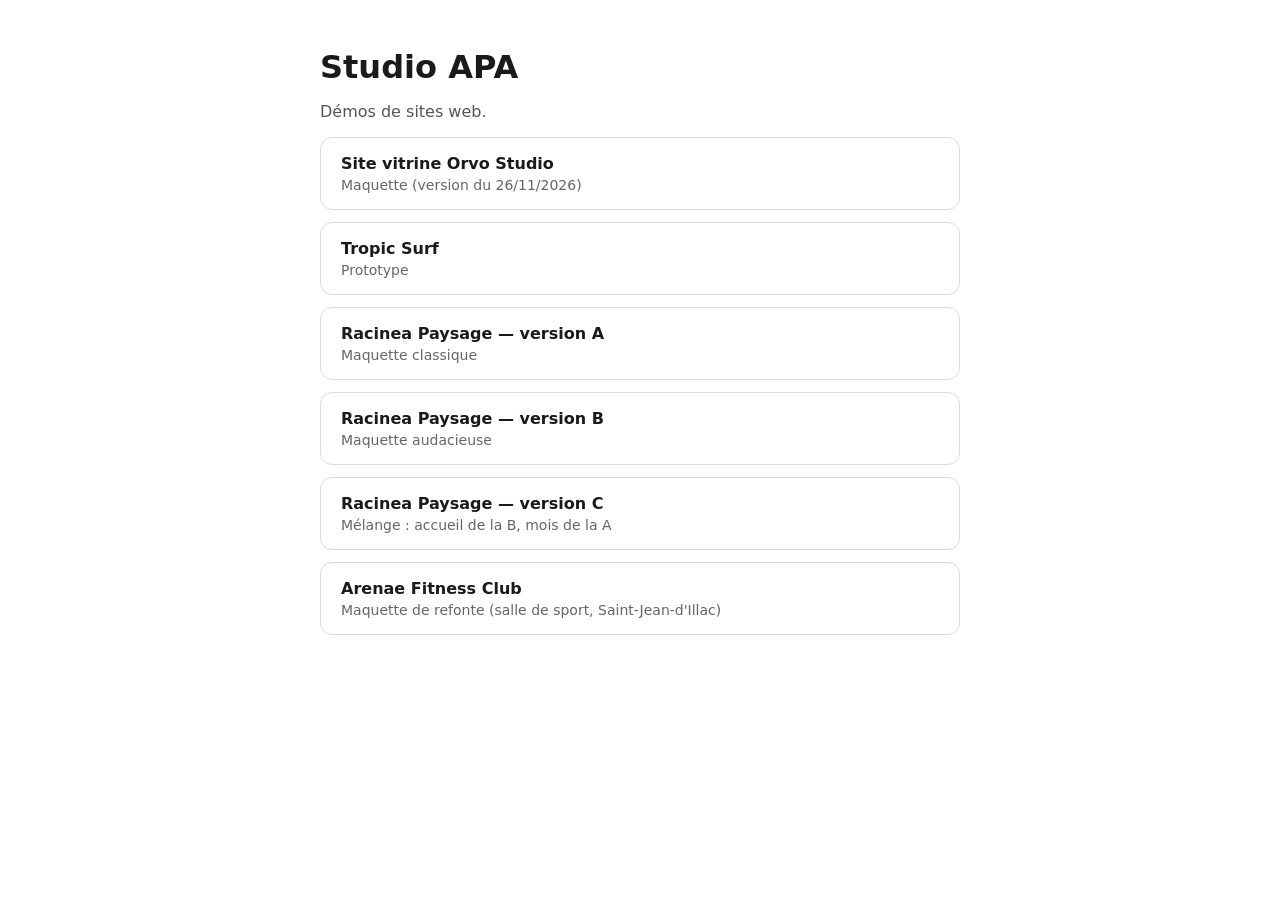
<file: index.html>
<!DOCTYPE html>
<html lang="fr">
<head>
<meta charset="utf-8">
<meta name="viewport" content="width=device-width, initial-scale=1">
<meta name="robots" content="noindex">
<title>Studio APA — Démos</title>
<style>
  body { font-family: -apple-system, system-ui, sans-serif; max-width: 640px; margin: 0 auto; padding: 48px 24px; color: #1a1a1a; }
  h1 { margin: 0 0 8px; }
  p { color: #555; }
  ul { list-style: none; padding: 0; }
  a { display: block; padding: 16px 20px; margin: 12px 0; border: 1px solid #ddd; border-radius: 12px; color: inherit; text-decoration: none; font-weight: 600; }
  a:hover, a:focus-visible { border-color: #1a1a1a; }
  span { display: block; font-weight: 400; color: #666; font-size: 14px; margin-top: 4px; }
</style>
</head>
<body>
  <h1>Studio APA</h1>
  <p>Démos de sites web.</p>
  <ul>
    <li><a href="site-agence/?v=9">Site vitrine Orvo Studio<span>Maquette (version du 26/11/2026)</span></a></li>
    <li><a href="tropic-surf/">Tropic Surf<span>Prototype</span></a></li>
    <li><a href="racinea-paysage/a/">Racinea Paysage — version A<span>Maquette classique</span></a></li>
    <li><a href="racinea-paysage/b/">Racinea Paysage — version B<span>Maquette audacieuse</span></a></li>
    <li><a href="racinea-paysage/c/">Racinea Paysage — version C<span>Mélange : accueil de la B, mois de la A</span></a></li>
    <li><a href="arenae-fitness-club/">Arenae Fitness Club<span>Maquette de refonte (salle de sport, Saint-Jean-d'Illac)</span></a></li>
  </ul>
</body>
</html>
</file>
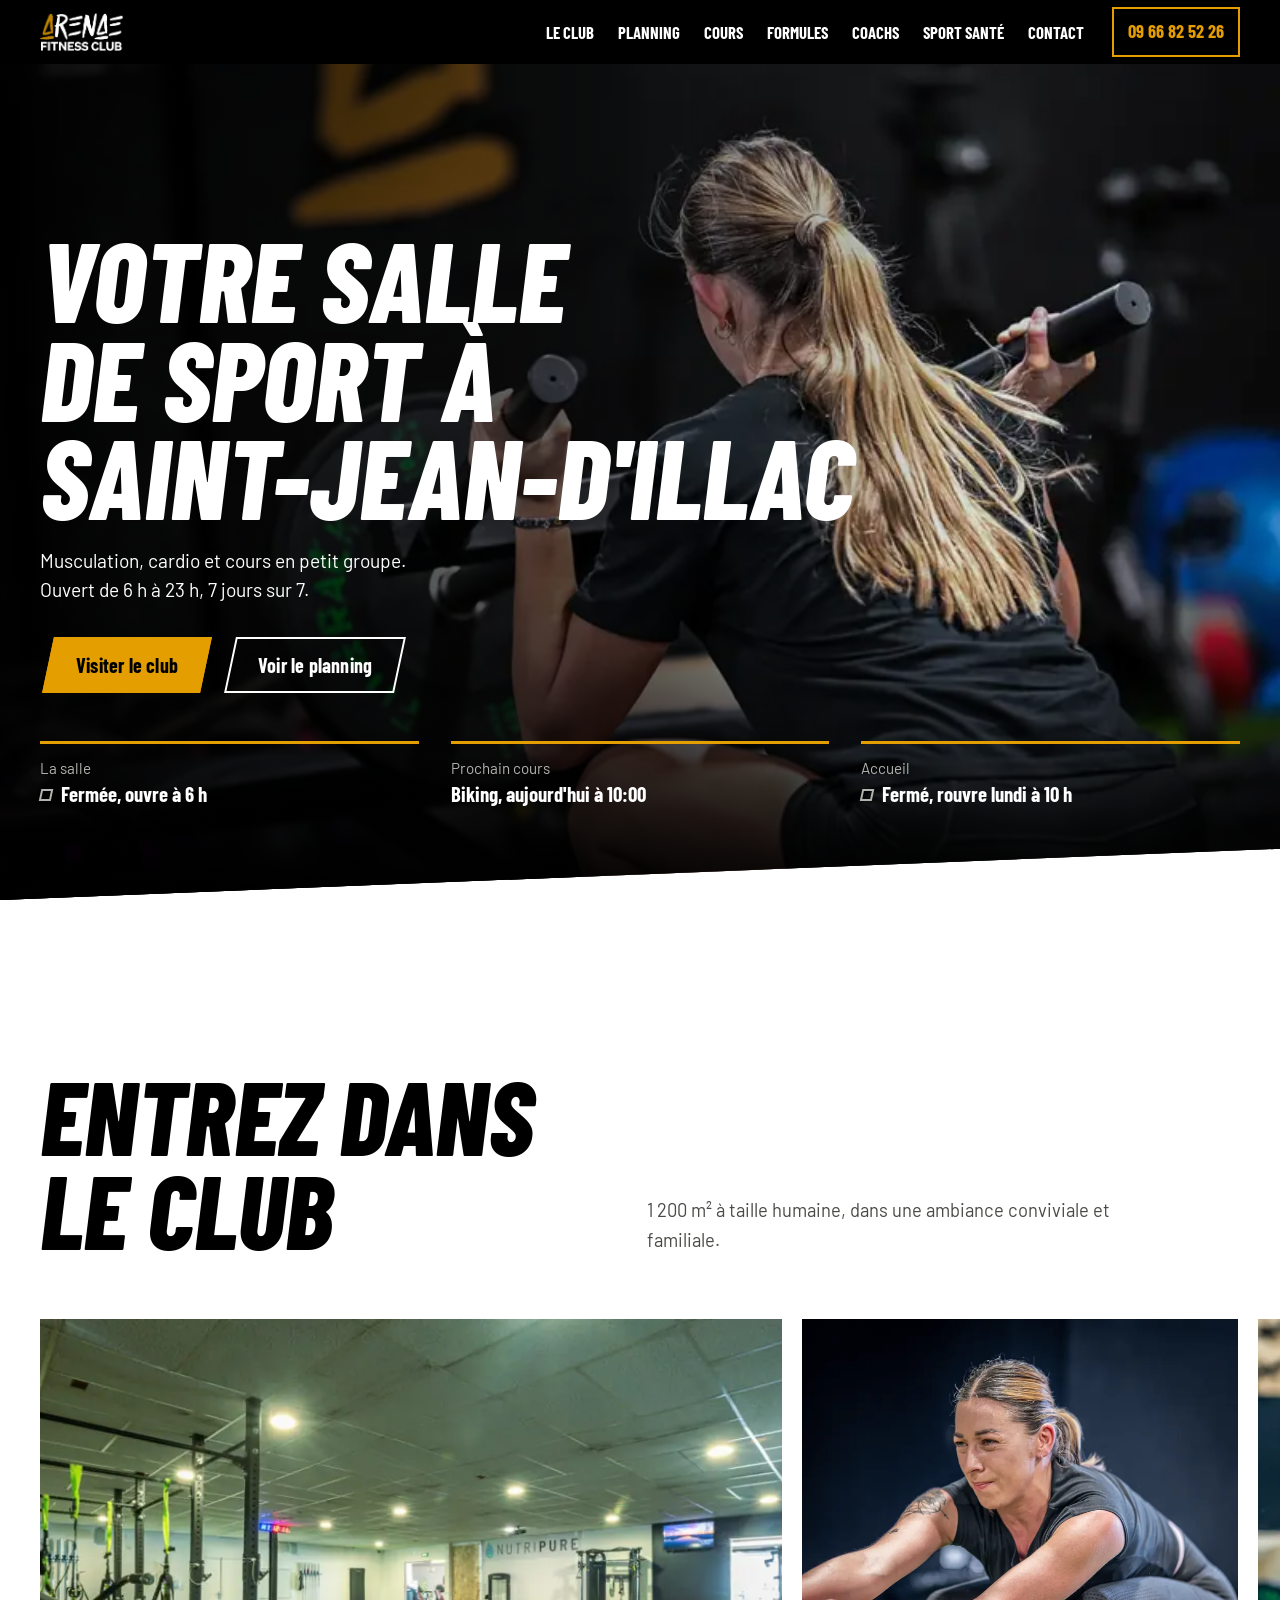
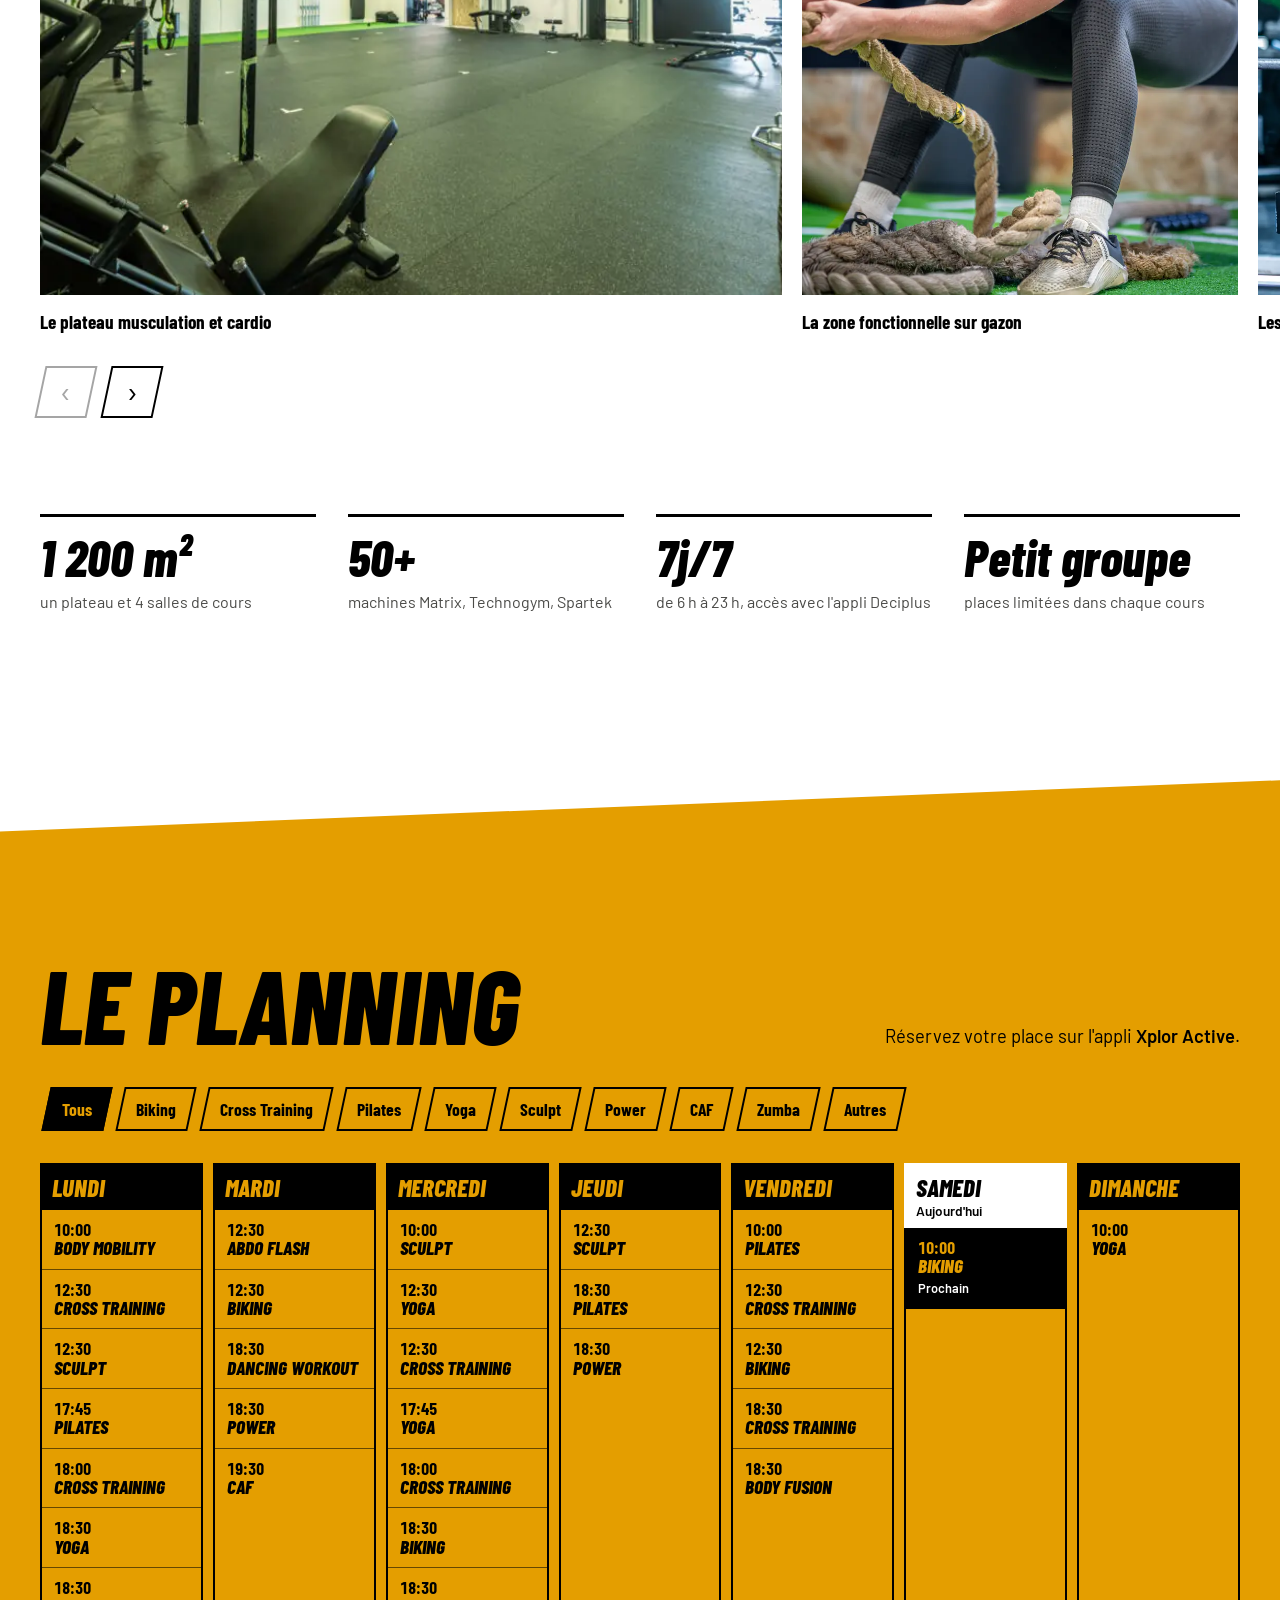
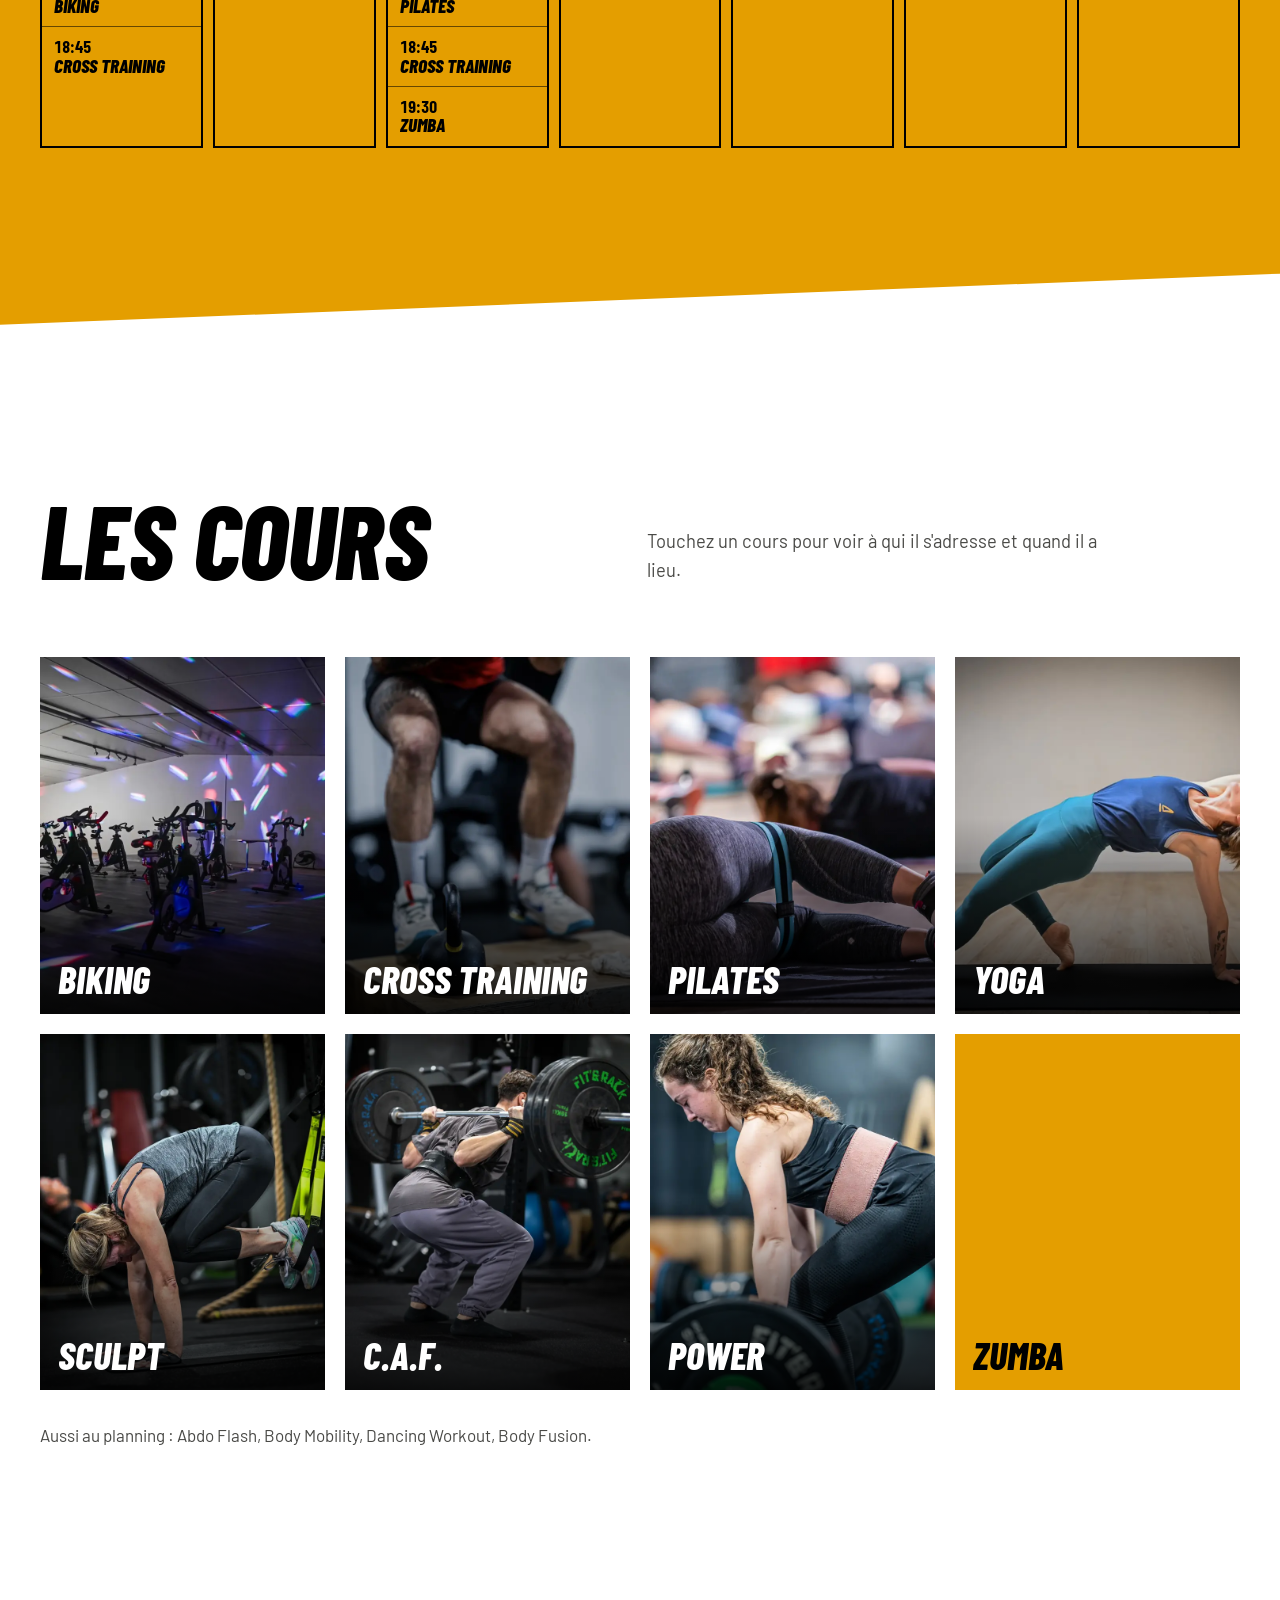
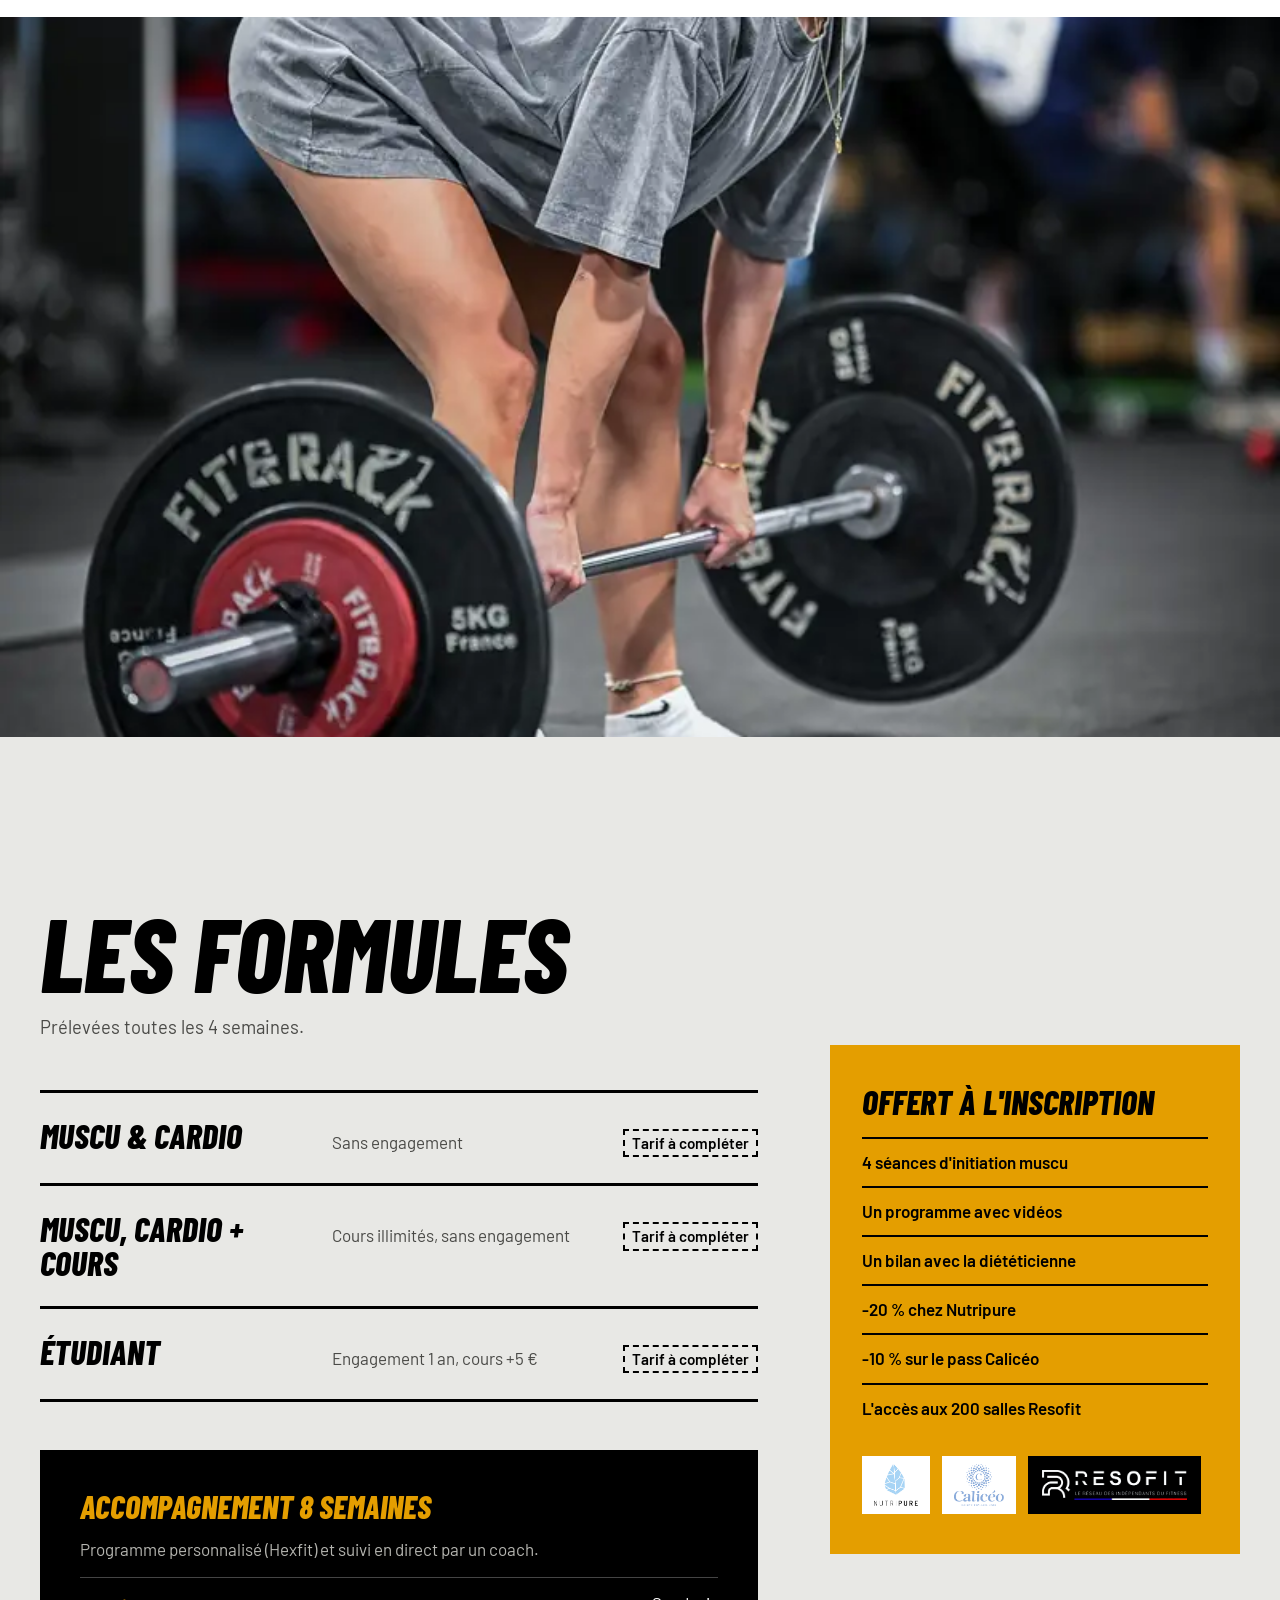
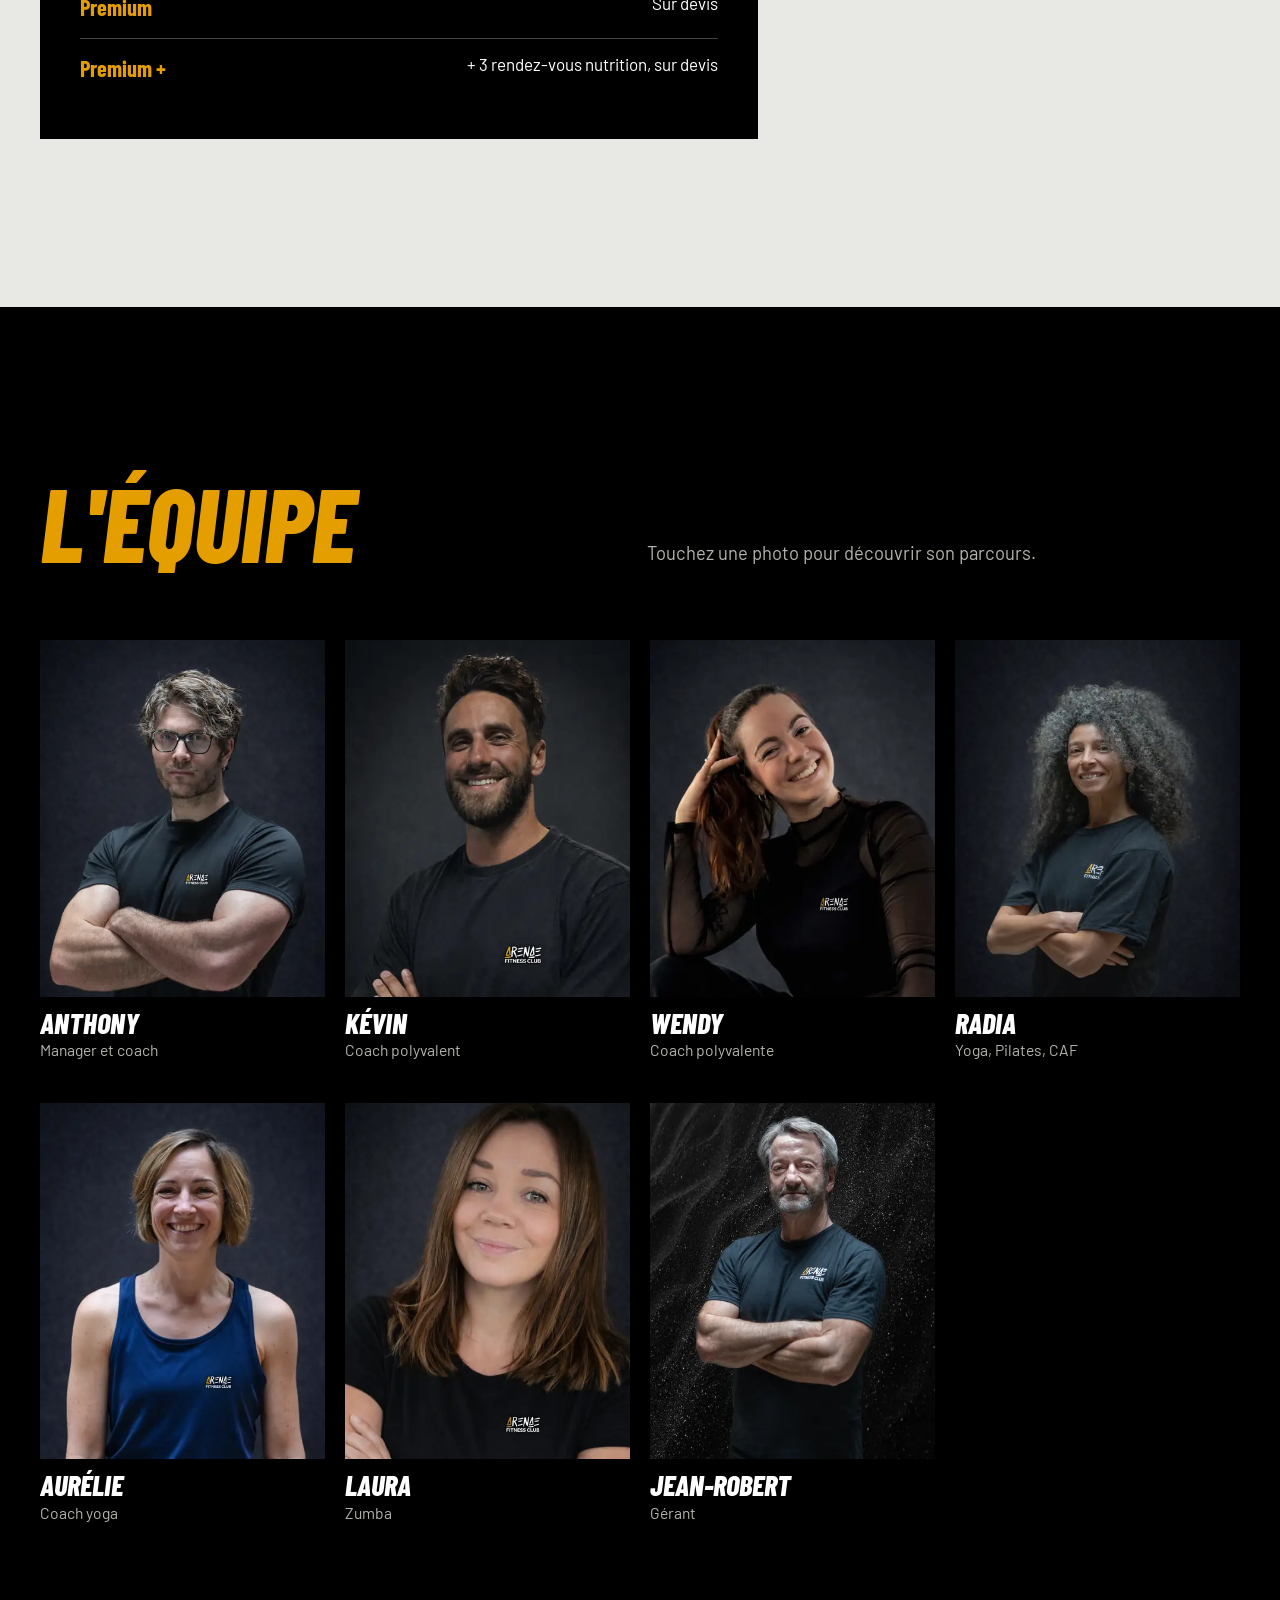
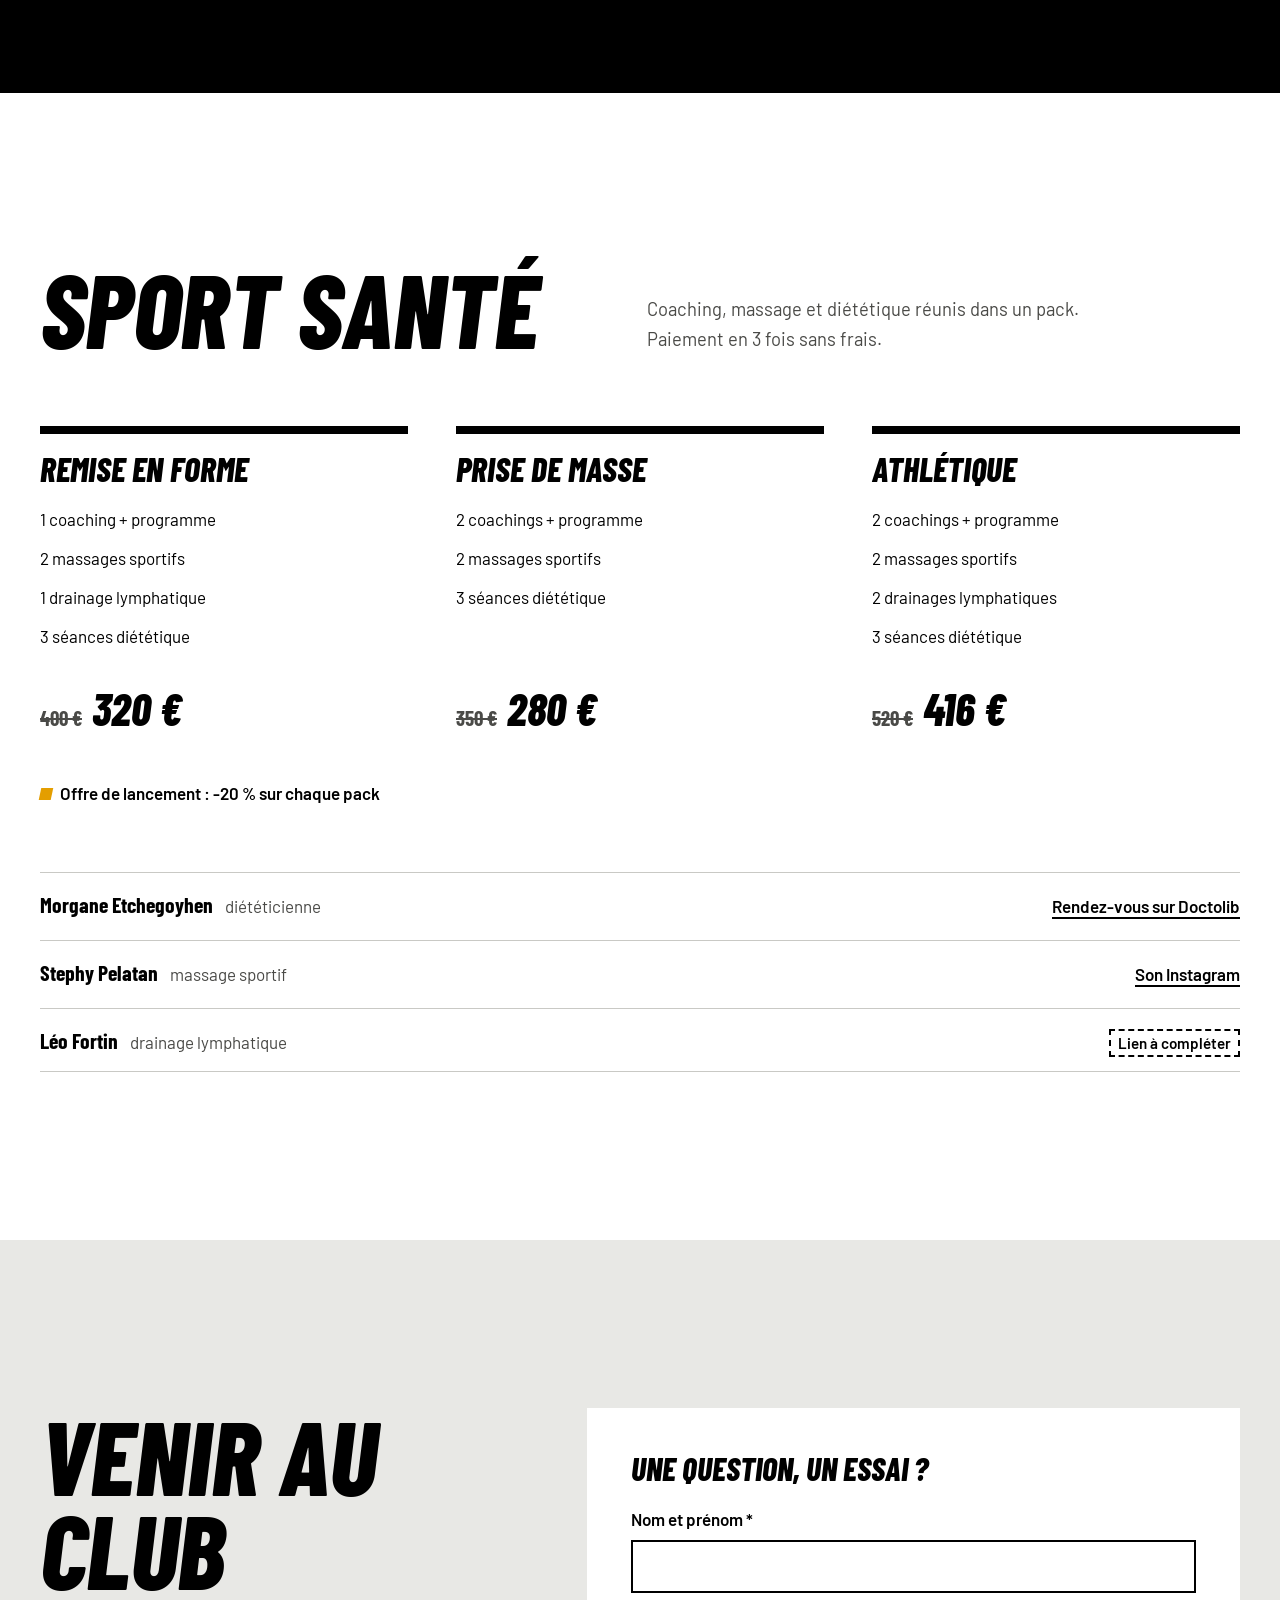
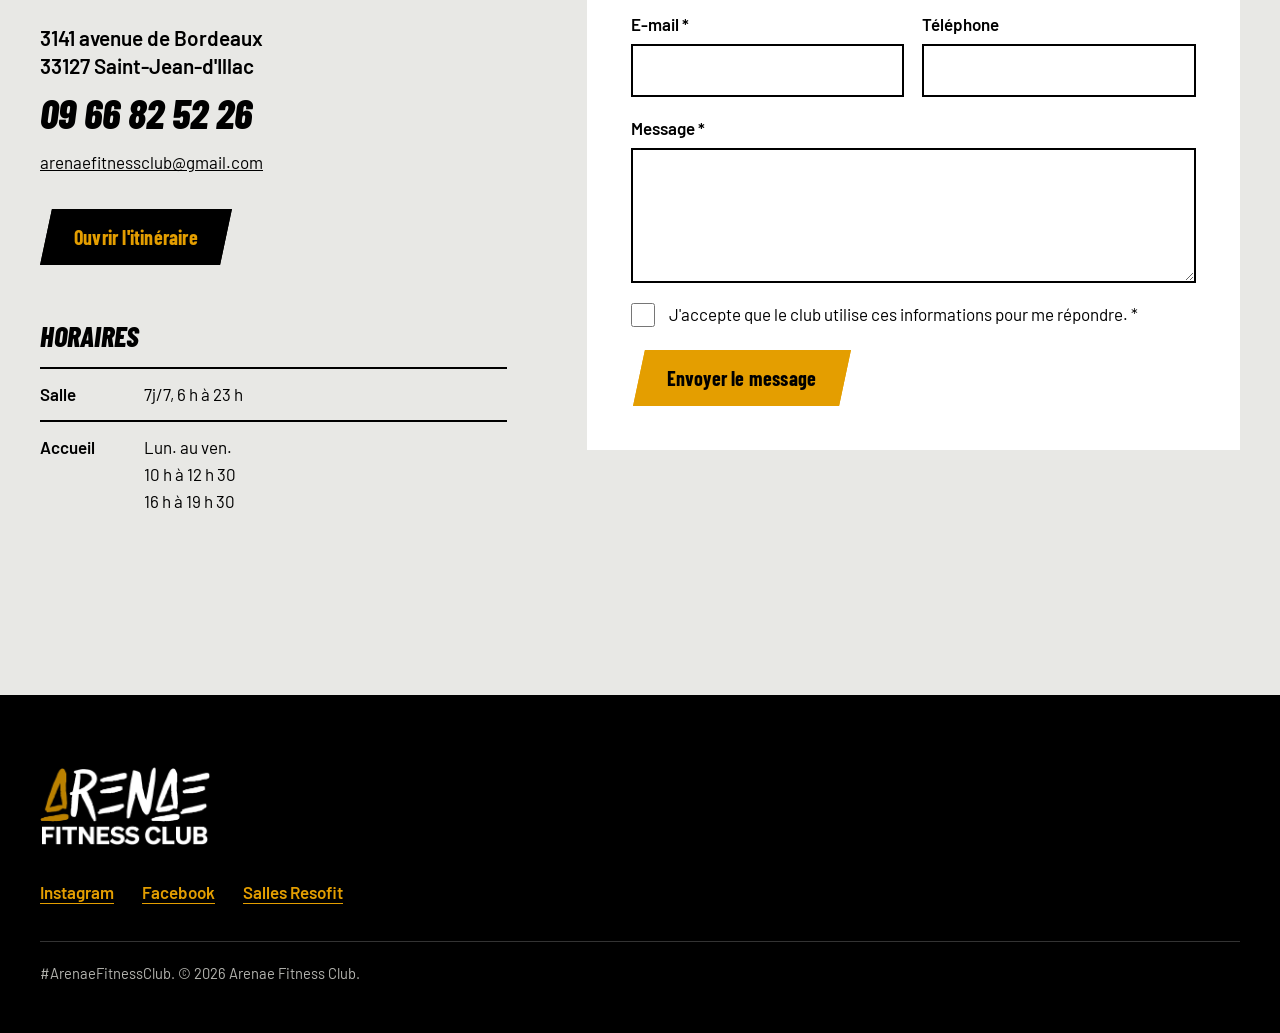
<file: arenae-fitness-club/index.html>
<!doctype html>
<html lang="fr">
<head>
<meta charset="utf-8">
<meta name="viewport" content="width=device-width, initial-scale=1">
<title>Arenae Fitness Club | Salle de sport à Saint-Jean-d'Illac, ouverte 7j/7</title>
<meta name="description" content="Salle de sport à Saint-Jean-d'Illac : 1 200 m² de musculation, cardio et cours collectifs en petit groupe (Biking, Cross Training, Pilates, Yoga, Zumba...). Ouvert de 6 h à 23 h, 7 jours sur 7.">
<meta name="robots" content="noindex, nofollow">
<link rel="canonical" href="https://arenaefitnessclub.fr/">
<meta property="og:type" content="website">
<meta property="og:locale" content="fr_FR">
<meta property="og:title" content="Arenae Fitness Club, salle de sport à Saint-Jean-d'Illac">
<meta property="og:description" content="Musculation, cardio et cours collectifs en petit groupe. Ouvert de 6 h à 23 h, 7 jours sur 7.">
<meta property="og:image" content="images/og-image.webp">
<meta name="theme-color" content="#000000">
<link rel="icon" href="images/logo-arenae.png">
<link rel="preload" href="fonts/barlow-condensed-latin-800-italic.woff2" as="font" type="font/woff2" crossorigin>
<link rel="preload" href="fonts/barlow-latin-400-normal.woff2" as="font" type="font/woff2" crossorigin>
<link rel="stylesheet" href="style.css">
<script type="application/ld+json">
{
  "@context": "https://schema.org",
  "@type": "ExerciseGym",
  "name": "Arenae Fitness Club",
  "url": "https://arenaefitnessclub.fr/",
  "image": "https://arenaefitnessclub.fr/images/og-image.webp",
  "telephone": "+33966825226",
  "email": "arenaefitnessclub@gmail.com",
  "foundingDate": "2018",
  "address": {
    "@type": "PostalAddress",
    "streetAddress": "3141 Avenue de Bordeaux",
    "postalCode": "33127",
    "addressLocality": "Saint-Jean-d'Illac",
    "addressCountry": "FR"
  },
  "openingHoursSpecification": [{
    "@type": "OpeningHoursSpecification",
    "dayOfWeek": ["Monday","Tuesday","Wednesday","Thursday","Friday","Saturday","Sunday"],
    "opens": "06:00",
    "closes": "23:00"
  }],
  "areaServed": ["Saint-Jean-d'Illac","Martignas-sur-Jalle","Cestas","Mérignac","Pessac","Marcheprime"],
  "sameAs": ["https://www.facebook.com/arenaefitnessclub/","https://www.instagram.com/arenaefitnessclub/"]
}
</script>
</head>
<body>
<a class="skip" href="#contenu">Aller au contenu</a>

<header class="top" id="haut">
  <div class="top__in">
    <a class="top__logo" href="#haut" aria-label="Arenae Fitness Club, retour en haut de page">
      <img src="images/logo-arenae.png" width="700" height="321" alt="Arenae Fitness Club">
    </a>
    <button class="top__burger" type="button" aria-expanded="false" aria-controls="menu">
      <span class="top__burger-bars" aria-hidden="true"></span>
      <span class="top__burger-txt">Menu</span>
    </button>
    <nav class="top__nav" id="menu" aria-label="Navigation principale">
      <ul>
        <li><a href="#club">Le club</a></li>
        <li><a href="#planning">Planning</a></li>
        <li><a href="#cours">Cours</a></li>
        <li><a href="#formules">Formules</a></li>
        <li><a href="#coachs">Coachs</a></li>
        <li><a href="#sante">Sport santé</a></li>
        <li><a href="#contact">Contact</a></li>
      </ul>
      <a class="top__tel" href="tel:+33966825226">09 66 82 52 26</a>
    </nav>
  </div>
</header>

<main id="contenu">

<!-- ACCUEIL -->
<section class="hero" aria-labelledby="hero-titre">
  <picture class="hero__img">
    <source media="(min-width: 760px)" srcset="images/hero-large.webp" width="1920" height="1100">
    <img src="images/hero-mobile.webp" width="800" height="1100" alt="Une adhérente soulève une barre au-dessus de sa tête sur le plateau de musculation" fetchpriority="high">
  </picture>
  <div class="hero__in">
    <h1 id="hero-titre" class="hero__titre">Votre salle de sport à <span class="hero__ville">Saint-Jean-d'Illac</span></h1>
    <p class="hero__intro">Musculation, cardio et cours en petit groupe.<br>Ouvert de 6&nbsp;h à 23&nbsp;h, 7&nbsp;jours sur&nbsp;7.</p>
    <div class="hero__actions">
      <a class="btn btn--jaune" href="#club">Visiter le club</a>
      <a class="btn btn--contour" href="#planning">Voir le planning</a>
    </div>
  </div>
  <div class="tableau" aria-live="polite">
    <div class="tableau__case">
      <span class="tableau__lbl">La salle</span>
      <strong class="tableau__val" data-statut-salle>Ouverte de 6&nbsp;h à 23&nbsp;h, 7j/7</strong>
    </div>
    <div class="tableau__case">
      <span class="tableau__lbl">Prochain cours</span>
      <strong class="tableau__val" data-prochain-cours>Voir le planning</strong>
    </div>
    <div class="tableau__case">
      <span class="tableau__lbl">Accueil</span>
      <strong class="tableau__val" data-statut-accueil>Du lundi au vendredi</strong>
    </div>
  </div>
</section>

<!-- VISITE DU CLUB -->
<section class="visite" id="club" aria-labelledby="club-titre">
  <div class="visite__tete">
    <h2 id="club-titre" class="titre">Entrez dans le club</h2>
    <p>1&nbsp;200&nbsp;m² à taille humaine, dans une ambiance conviviale et familiale.</p>
  </div>

  <div class="galerie" role="region" aria-label="Photos du club" tabindex="0">
    <figure class="galerie__item galerie__item--large">
      <img src="images/visite-plateau.webp" width="1024" height="557" loading="lazy" alt="Vue d'ensemble du plateau : machines de musculation, piste en gazon et grand espace ouvert">
      <figcaption>Le plateau musculation et cardio</figcaption>
    </figure>
    <figure class="galerie__item">
      <img src="images/visite-gazon.webp" width="880" height="1100" loading="lazy" alt="Une adhérente travaille aux cordes ondulatoires sur le gazon">
      <figcaption>La zone fonctionnelle sur gazon</figcaption>
    </figure>
    <figure class="galerie__item">
      <img src="images/visite-racks.webp" width="880" height="1100" loading="lazy" alt="Une adhérente se prépare devant une barre dans un rack de musculation">
      <figcaption>Les racks et les barres</figcaption>
    </figure>
    <figure class="galerie__item galerie__item--large">
      <img src="images/visite-biking.webp" width="1024" height="708" loading="lazy" alt="La salle de biking, vélos alignés sous des lumières colorées">
      <figcaption>La salle de biking</figcaption>
    </figure>
    <figure class="galerie__item">
      <img src="images/visite-corde.webp" width="880" height="1100" loading="lazy" alt="Un adhérent grimpe à la corde">
      <figcaption>Cross training</figcaption>
    </figure>
    <figure class="galerie__item galerie__item--large">
      <img src="images/visite-cours.webp" width="1400" height="933" loading="lazy" alt="Un cours collectif au sol dans une salle avec miroirs">
      <figcaption>Une des 4 salles de cours</figcaption>
    </figure>
    <figure class="galerie__item">
      <img src="images/visite-cardio.webp" width="880" height="1100" loading="lazy" alt="Un adhérent sur un vélo à air">
      <figcaption>Le cardio</figcaption>
    </figure>
    <figure class="galerie__item">
      <img src="images/club-enseigne.webp" width="900" height="1100" loading="lazy" alt="Le logo Arenae Fitness Club lumineux au mur">
      <figcaption>Bienvenue chez Arenae</figcaption>
    </figure>
  </div>
  <div class="galerie__nav">
    <button type="button" class="galerie__btn" data-sens="-1" aria-label="Photo précédente"><span aria-hidden="true">&lsaquo;</span></button>
    <button type="button" class="galerie__btn" data-sens="1" aria-label="Photo suivante"><span aria-hidden="true">&rsaquo;</span></button>
  </div>

  <dl class="chiffres">
    <div><dt>1&nbsp;200&nbsp;m²</dt><dd>un plateau et 4 salles de cours</dd></div>
    <div><dt>50+</dt><dd>machines Matrix, Technogym, Spartek</dd></div>
    <div><dt>7j/7</dt><dd>de 6&nbsp;h à 23&nbsp;h, accès avec l'appli Deciplus</dd></div>
    <div><dt>Petit groupe</dt><dd>places limitées dans chaque cours</dd></div>
  </dl>
</section>

<!-- PLANNING (élément signature) -->
<section class="planning" id="planning" aria-labelledby="planning-titre">
  <div class="planning__in">
    <div class="planning__tete">
      <h2 id="planning-titre" class="titre">Le planning</h2>
      <p class="planning__note">Réservez votre place sur l'appli <strong>Xplor Active</strong>.</p>
    </div>

    <div class="filtres" role="group" aria-label="Filtrer par discipline">
      <button type="button" class="filtre" aria-pressed="true" data-filtre="tous">Tous</button>
      <button type="button" class="filtre" aria-pressed="false" data-filtre="biking">Biking</button>
      <button type="button" class="filtre" aria-pressed="false" data-filtre="cross-training">Cross Training</button>
      <button type="button" class="filtre" aria-pressed="false" data-filtre="pilates">Pilates</button>
      <button type="button" class="filtre" aria-pressed="false" data-filtre="yoga">Yoga</button>
      <button type="button" class="filtre" aria-pressed="false" data-filtre="sculpt">Sculpt</button>
      <button type="button" class="filtre" aria-pressed="false" data-filtre="power">Power</button>
      <button type="button" class="filtre" aria-pressed="false" data-filtre="caf">CAF</button>
      <button type="button" class="filtre" aria-pressed="false" data-filtre="zumba">Zumba</button>
      <button type="button" class="filtre" aria-pressed="false" data-filtre="autres">Autres</button>
    </div>

    <div class="jours" role="tablist" aria-label="Jour de la semaine">
      <button type="button" role="tab" class="jours__btn" id="tab-1" aria-controls="jour-1" aria-selected="true">Lun</button>
      <button type="button" role="tab" class="jours__btn" id="tab-2" aria-controls="jour-2" aria-selected="false" tabindex="-1">Mar</button>
      <button type="button" role="tab" class="jours__btn" id="tab-3" aria-controls="jour-3" aria-selected="false" tabindex="-1">Mer</button>
      <button type="button" role="tab" class="jours__btn" id="tab-4" aria-controls="jour-4" aria-selected="false" tabindex="-1">Jeu</button>
      <button type="button" role="tab" class="jours__btn" id="tab-5" aria-controls="jour-5" aria-selected="false" tabindex="-1">Ven</button>
      <button type="button" role="tab" class="jours__btn" id="tab-6" aria-controls="jour-6" aria-selected="false" tabindex="-1">Sam</button>
      <button type="button" role="tab" class="jours__btn" id="tab-0" aria-controls="jour-0" aria-selected="false" tabindex="-1">Dim</button>
    </div>

    <div class="semaine">
      <article class="jour is-actif" id="jour-1" data-jour="1" role="tabpanel" aria-labelledby="tab-1">
        <h3 class="jour__nom">Lundi</h3>
        <ol class="jour__liste">
          <li data-cours="autres"><time>10:00</time><span>Body Mobility</span></li>
          <li data-cours="cross-training"><time>12:30</time><span>Cross Training</span></li>
          <li data-cours="sculpt"><time>12:30</time><span>Sculpt</span></li>
          <li data-cours="pilates"><time>17:45</time><span>Pilates</span></li>
          <li data-cours="cross-training"><time>18:00</time><span>Cross Training</span></li>
          <li data-cours="yoga"><time>18:30</time><span>Yoga</span></li>
          <li data-cours="biking"><time>18:30</time><span>Biking</span></li>
          <li data-cours="cross-training"><time>18:45</time><span>Cross Training</span></li>
        </ol>
      </article>
      <article class="jour" id="jour-2" data-jour="2" role="tabpanel" aria-labelledby="tab-2">
        <h3 class="jour__nom">Mardi</h3>
        <ol class="jour__liste">
          <li data-cours="autres"><time>12:30</time><span>Abdo Flash</span></li>
          <li data-cours="biking"><time>12:30</time><span>Biking</span></li>
          <li data-cours="autres"><time>18:30</time><span>Dancing Workout</span></li>
          <li data-cours="power"><time>18:30</time><span>Power</span></li>
          <li data-cours="caf"><time>19:30</time><span>CAF</span></li>
        </ol>
      </article>
      <article class="jour" id="jour-3" data-jour="3" role="tabpanel" aria-labelledby="tab-3">
        <h3 class="jour__nom">Mercredi</h3>
        <ol class="jour__liste">
          <li data-cours="sculpt"><time>10:00</time><span>Sculpt</span></li>
          <li data-cours="yoga"><time>12:30</time><span>Yoga</span></li>
          <li data-cours="cross-training"><time>12:30</time><span>Cross Training</span></li>
          <li data-cours="yoga"><time>17:45</time><span>Yoga</span></li>
          <li data-cours="cross-training"><time>18:00</time><span>Cross Training</span></li>
          <li data-cours="biking"><time>18:30</time><span>Biking</span></li>
          <li data-cours="pilates"><time>18:30</time><span>Pilates</span></li>
          <li data-cours="cross-training"><time>18:45</time><span>Cross Training</span></li>
          <li data-cours="zumba"><time>19:30</time><span>Zumba</span></li>
        </ol>
      </article>
      <article class="jour" id="jour-4" data-jour="4" role="tabpanel" aria-labelledby="tab-4">
        <h3 class="jour__nom">Jeudi</h3>
        <ol class="jour__liste">
          <li data-cours="sculpt"><time>12:30</time><span>Sculpt</span></li>
          <li data-cours="pilates"><time>18:30</time><span>Pilates</span></li>
          <li data-cours="power"><time>18:30</time><span>Power</span></li>
        </ol>
      </article>
      <article class="jour" id="jour-5" data-jour="5" role="tabpanel" aria-labelledby="tab-5">
        <h3 class="jour__nom">Vendredi</h3>
        <ol class="jour__liste">
          <li data-cours="pilates"><time>10:00</time><span>Pilates</span></li>
          <li data-cours="cross-training"><time>12:30</time><span>Cross Training</span></li>
          <li data-cours="biking"><time>12:30</time><span>Biking</span></li>
          <li data-cours="cross-training"><time>18:30</time><span>Cross Training</span></li>
          <li data-cours="autres"><time>18:30</time><span>Body Fusion</span></li>
        </ol>
      </article>
      <article class="jour" id="jour-6" data-jour="6" role="tabpanel" aria-labelledby="tab-6">
        <h3 class="jour__nom">Samedi</h3>
        <ol class="jour__liste">
          <li data-cours="biking"><time>10:00</time><span>Biking</span></li>
        </ol>
      </article>
      <article class="jour" id="jour-0" data-jour="0" role="tabpanel" aria-labelledby="tab-0">
        <h3 class="jour__nom">Dimanche</h3>
        <ol class="jour__liste">
          <li data-cours="yoga"><time>10:00</time><span>Yoga</span></li>
        </ol>
      </article>
    </div>
    <p class="planning__vide" hidden>Pas de cours de cette discipline ce jour-là.</p>
  </div>
</section>

<!-- COURS -->
<section class="cours" id="cours" aria-labelledby="cours-titre">
  <div class="sec__tete">
    <h2 id="cours-titre" class="titre">Les cours</h2>
    <p>Touchez un cours pour voir à qui il s'adresse et quand il a lieu.</p>
  </div>
  <ul class="tuiles">
    <li><button type="button" class="tuile" data-fiche="c-biking"><img src="images/cours-biking.webp" width="720" height="900" loading="lazy" alt=""><span class="tuile__nom">Biking</span></button></li>
    <li><button type="button" class="tuile" data-fiche="c-cross-training"><img src="images/cours-cross.webp" width="720" height="900" loading="lazy" alt=""><span class="tuile__nom">Cross Training</span></button></li>
    <li><button type="button" class="tuile" data-fiche="c-pilates"><img src="images/cours-pilates.webp" width="720" height="900" loading="lazy" alt=""><span class="tuile__nom">Pilates</span></button></li>
    <li><button type="button" class="tuile" data-fiche="c-yoga"><img src="images/cours-yoga.webp" width="720" height="900" loading="lazy" alt=""><span class="tuile__nom">Yoga</span></button></li>
    <li><button type="button" class="tuile" data-fiche="c-sculpt"><img src="images/cours-sculpt.webp" width="720" height="900" loading="lazy" alt=""><span class="tuile__nom">Sculpt</span></button></li>
    <li><button type="button" class="tuile" data-fiche="c-caf"><img src="images/cours-caf.webp" width="720" height="900" loading="lazy" alt=""><span class="tuile__nom">C.A.F.</span></button></li>
    <li><button type="button" class="tuile" data-fiche="c-power"><img src="images/cours-power.webp" width="720" height="900" loading="lazy" alt=""><span class="tuile__nom">Power</span></button></li>
    <li><button type="button" class="tuile tuile--sans-photo" data-fiche="c-zumba"><span class="tuile__nom">Zumba</span></button></li>
  </ul>
  <p class="cours__aussi">Aussi au planning : Abdo Flash, Body Mobility, Dancing Workout, Body Fusion.</p>
</section>

<!-- Fiches des cours -->
<dialog class="fiche" id="c-biking" aria-labelledby="t-c-biking" data-cours="biking">
  <img class="fiche__photo" src="images/cours-biking.webp" width="720" height="900" loading="lazy" alt="La salle de biking">
  <div class="fiche__txt">
    <h3 id="t-c-biking" class="fiche__nom">Biking <span>Pour ceux qui aiment le cardio intense</span></h3>
    <p>Du vélo en salle, en groupe et en musique. On brûle un maximum de calories, on améliore son cardio et on renforce ses jambes.</p>
    <p class="fiche__creneaux" data-creneaux></p>
    <div class="fiche__actions"><button type="button" class="btn btn--jaune" data-voir="biking">Voir au planning</button><form method="dialog"><button class="fiche__fermer">Fermer</button></form></div>
  </div>
</dialog>
<dialog class="fiche" id="c-cross-training" aria-labelledby="t-c-cross-training" data-cours="cross-training">
  <img class="fiche__photo" src="images/cours-cross.webp" width="720" height="900" loading="lazy" alt="Un adhérent saute sur une box">
  <div class="fiche__txt">
    <h3 id="t-c-cross-training" class="fiche__nom">Cross Training <span>Pour se dépasser, à tous les niveaux</span></h3>
    <p>Un entraînement haute intensité qui mélange cardio, force et endurance. Les exercices changent à chaque séance et s'adaptent à votre niveau.</p>
    <p class="fiche__creneaux" data-creneaux></p>
    <div class="fiche__actions"><button type="button" class="btn btn--jaune" data-voir="cross-training">Voir au planning</button><form method="dialog"><button class="fiche__fermer">Fermer</button></form></div>
  </div>
</dialog>
<dialog class="fiche" id="c-pilates" aria-labelledby="t-c-pilates" data-cours="pilates">
  <img class="fiche__photo" src="images/cours-pilates.webp" width="720" height="900" loading="lazy" alt="Exercice au sol avec un élastique">
  <div class="fiche__txt">
    <h3 id="t-c-pilates" class="fiche__nom">Pilates <span>Pour la posture et les muscles profonds</span></h3>
    <p>Sur tapis, avec ou sans accessoire. La méthode renforce les muscles profonds, rééquilibre la posture et assouplit les articulations.</p>
    <p class="fiche__creneaux" data-creneaux></p>
    <div class="fiche__actions"><button type="button" class="btn btn--jaune" data-voir="pilates">Voir au planning</button><form method="dialog"><button class="fiche__fermer">Fermer</button></form></div>
  </div>
</dialog>
<dialog class="fiche" id="c-yoga" aria-labelledby="t-c-yoga" data-cours="yoga">
  <img class="fiche__photo" src="images/cours-yoga.webp" width="720" height="900" loading="lazy" alt="Une pratiquante en posture de yoga">
  <div class="fiche__txt">
    <h3 id="t-c-yoga" class="fiche__nom">Yoga <span>Pour se détendre et mieux sentir son corps</span></h3>
    <p>Un temps pour relâcher la pression et travailler sa posture, son équilibre et sa coordination.</p>
    <p class="fiche__creneaux" data-creneaux></p>
    <div class="fiche__actions"><button type="button" class="btn btn--jaune" data-voir="yoga">Voir au planning</button><form method="dialog"><button class="fiche__fermer">Fermer</button></form></div>
  </div>
</dialog>
<dialog class="fiche" id="c-sculpt" aria-labelledby="t-c-sculpt" data-cours="sculpt">
  <img class="fiche__photo" src="images/cours-sculpt.webp" width="720" height="900" loading="lazy" alt="Une adhérente fait un exercice au poids du corps sur un tapis">
  <div class="fiche__txt">
    <h3 id="t-c-sculpt" class="fiche__nom">Sculpt <span>Pour (re)commencer en douceur</span></h3>
    <p>Idéal pour débuter ou reprendre. Force et cardio à faible intensité, avec des poids légers ou le poids du corps, pour tonifier et affiner la silhouette.</p>
    <p class="fiche__creneaux" data-creneaux></p>
    <div class="fiche__actions"><button type="button" class="btn btn--jaune" data-voir="sculpt">Voir au planning</button><form method="dialog"><button class="fiche__fermer">Fermer</button></form></div>
  </div>
</dialog>
<dialog class="fiche" id="c-caf" aria-labelledby="t-c-caf" data-cours="caf">
  <img class="fiche__photo" src="images/cours-caf.webp" width="720" height="900" loading="lazy" alt="Un adhérent descend en squat avec une barre">
  <div class="fiche__txt">
    <h3 id="t-c-caf" class="fiche__nom">C.A.F. <span>Cuisses, abdos, fessiers</span></h3>
    <p>Une séance ciblée sur le bas du corps et la sangle abdominale : squats, fentes, gainage...</p>
    <p class="fiche__creneaux" data-creneaux></p>
    <div class="fiche__actions"><button type="button" class="btn btn--jaune" data-voir="caf">Voir au planning</button><form method="dialog"><button class="fiche__fermer">Fermer</button></form></div>
  </div>
</dialog>
<dialog class="fiche" id="c-power" aria-labelledby="t-c-power" data-cours="power">
  <img class="fiche__photo" src="images/cours-power.webp" width="720" height="900" loading="lazy" alt="Une adhérente prépare un soulevé de terre">
  <div class="fiche__txt">
    <h3 id="t-c-power" class="fiche__nom">Power <span>Pour gagner en force</span></h3>
    <p>Un cours tourné vers la force, inspiré du powerlifting : squat, développé couché et soulevé de terre.</p>
    <p class="fiche__creneaux" data-creneaux></p>
    <div class="fiche__actions"><button type="button" class="btn btn--jaune" data-voir="power">Voir au planning</button><form method="dialog"><button class="fiche__fermer">Fermer</button></form></div>
  </div>
</dialog>
<dialog class="fiche fiche--sans-photo" id="c-zumba" aria-labelledby="t-c-zumba" data-cours="zumba">
  <div class="fiche__txt">
    <h3 id="t-c-zumba" class="fiche__nom">Zumba <span>Pour ceux qui aiment danser</span></h3>
    <p>Danse et fitness sur des rythmes latinos, dans une ambiance festive. Avec Laura.</p>
    <p class="fiche__creneaux" data-creneaux></p>
    <div class="fiche__actions"><button type="button" class="btn btn--jaune" data-voir="zumba">Voir au planning</button><form method="dialog"><button class="fiche__fermer">Fermer</button></form></div>
  </div>
</dialog>

<!-- Bandeau photo -->
<div class="bandeau" role="img" aria-label="Une adhérente se prépare à soulever une barre chargée de disques">
  <picture>
    <source media="(min-width: 760px)" srcset="images/bandeau-souleve.webp" width="1600" height="900">
    <img src="images/bandeau-souleve-mobile.webp" width="800" height="1000" loading="lazy" alt="">
  </picture>
</div>

<!-- FORMULES -->
<section class="formules" id="formules" aria-labelledby="formules-titre">
  <div class="formules__in">
    <div class="formules__principal">
      <div class="sec__tete sec__tete--gauche">
        <h2 id="formules-titre" class="titre">Les formules</h2>
        <p>Prélevées toutes les 4 semaines.</p>
      </div>

      <div class="tarifs">
        <article class="tarif">
          <h3 class="tarif__nom">Muscu &amp; cardio</h3>
          <p class="tarif__info">Sans engagement</p>
          <p class="tarif__prix"><span class="a-completer">Tarif à compléter</span></p>
        </article>
        <article class="tarif">
          <h3 class="tarif__nom">Muscu, cardio + cours</h3>
          <p class="tarif__info">Cours illimités, sans engagement</p>
          <p class="tarif__prix"><span class="a-completer">Tarif à compléter</span></p>
        </article>
        <article class="tarif">
          <h3 class="tarif__nom">Étudiant</h3>
          <p class="tarif__info">Engagement 1 an, cours +5&nbsp;€</p>
          <p class="tarif__prix"><span class="a-completer">Tarif à compléter</span></p>
        </article>
      </div>

      <div class="premium">
        <h3 class="premium__titre">Accompagnement 8 semaines</h3>
        <p>Programme personnalisé (Hexfit) et suivi en direct par un coach.</p>
        <ul class="premium__liste">
          <li><strong>Premium</strong><span>Sur devis</span></li>
          <li><strong>Premium +</strong><span>+ 3 rendez-vous nutrition, sur devis</span></li>
        </ul>
      </div>
    </div>

    <aside class="pack" aria-labelledby="pack-titre">
      <h3 id="pack-titre" class="pack__titre">Offert à l'inscription</h3>
      <ul class="pack__liste">
        <li>4 séances d'initiation muscu</li>
        <li>Un programme avec vidéos</li>
        <li>Un bilan avec la diététicienne</li>
        <li>-20&nbsp;% chez Nutripure</li>
        <li>-10&nbsp;% sur le pass Calicéo</li>
        <li>L'accès aux 200 salles Resofit</li>
      </ul>
      <div class="pack__logos">
        <img src="images/partenaire-nutripure.png" width="169" height="160" loading="lazy" alt="Nutripure">
        <img src="images/partenaire-caliceo.png" width="177" height="149" loading="lazy" alt="Calicéo">
        <img class="logo-sombre" src="images/partenaire-resofit.png" width="400" height="83" loading="lazy" alt="Resofit">
      </div>
    </aside>
  </div>
</section>

<!-- COACHS -->
<section class="coachs" id="coachs" aria-labelledby="coachs-titre">
  <div class="sec__tete">
    <h2 id="coachs-titre" class="titre">L'équipe</h2>
    <p>Touchez une photo pour découvrir son parcours.</p>
  </div>
  <ul class="equipe">
    <li><button type="button" class="membre" data-fiche="d-anthony"><img src="images/coach-anthony.webp" width="480" height="600" loading="lazy" alt=""><span class="membre__nom">Anthony</span><span class="membre__role">Manager et coach</span></button></li>
    <li><button type="button" class="membre" data-fiche="d-kevin"><img src="images/coach-kevin.webp" width="480" height="600" loading="lazy" alt=""><span class="membre__nom">Kévin</span><span class="membre__role">Coach polyvalent</span></button></li>
    <li><button type="button" class="membre" data-fiche="d-wendy"><img src="images/coach-wendy.webp" width="480" height="600" loading="lazy" alt=""><span class="membre__nom">Wendy</span><span class="membre__role">Coach polyvalente</span></button></li>
    <li><button type="button" class="membre" data-fiche="d-radia"><img src="images/coach-radia.webp" width="480" height="600" loading="lazy" alt=""><span class="membre__nom">Radia</span><span class="membre__role">Yoga, Pilates, CAF</span></button></li>
    <li><button type="button" class="membre" data-fiche="d-aurelie"><img src="images/coach-aurelie.webp" width="480" height="600" loading="lazy" alt=""><span class="membre__nom">Aurélie</span><span class="membre__role">Coach yoga</span></button></li>
    <li><button type="button" class="membre" data-fiche="d-laura"><img src="images/coach-laura.webp" width="480" height="600" loading="lazy" alt=""><span class="membre__nom">Laura</span><span class="membre__role">Zumba</span></button></li>
    <li><button type="button" class="membre" data-fiche="d-jean-robert"><img src="images/coach-jean-robert.webp" width="480" height="600" loading="lazy" alt=""><span class="membre__nom">Jean-Robert</span><span class="membre__role">Gérant</span></button></li>
  </ul>
</section>

<!-- Fiches des coachs -->
<dialog class="fiche" id="d-anthony" aria-labelledby="t-anthony">
  <img class="fiche__photo" src="images/coach-anthony.webp" width="480" height="600" loading="lazy" alt="Portrait d'Anthony">
  <div class="fiche__txt">
    <h3 id="t-anthony" class="fiche__nom">Anthony <span>Manager et coach</span></h3>
    <p>« Ceinture noire de jujitsu et plus de dix ans de boxe thaïlandaise, dont deux en professionnel en Thaïlande. J'ai longtemps été préparateur physique en club de boxe. »</p>
    <p>« Prise de masse, perte de poids, renforcement, réathlétisation : je vous transmets les bons gestes pour progresser sans vous blesser, puis en autonomie. »</p>
    <p class="fiche__diplome">Formation BPJEPS</p>
    <div class="fiche__actions"><form method="dialog"><button class="fiche__fermer">Fermer</button></form></div>
  </div>
</dialog>
<dialog class="fiche" id="d-kevin" aria-labelledby="t-kevin">
  <img class="fiche__photo" src="images/coach-kevin.webp" width="480" height="600" loading="lazy" alt="Portrait de Kévin">
  <div class="fiche__txt">
    <h3 id="t-kevin" class="fiche__nom">Kévin <span>Coach polyvalent</span></h3>
    <p>« Je viens de la course à pied et de l'ultra-trail, où l'endurance, la gestion de l'effort et le mental font la différence. »</p>
    <p>« J'aime transmettre le goût de la régularité, en gardant l'entraînement accessible : mieux courir, progresser, prendre confiance. »</p>
    <p class="fiche__diplome">BPJEPS Activités de la Forme (musculation, haltérophilie et cours collectifs). Préparation physique course et ultra-endurance.</p>
    <div class="fiche__actions"><form method="dialog"><button class="fiche__fermer">Fermer</button></form></div>
  </div>
</dialog>
<dialog class="fiche" id="d-wendy" aria-labelledby="t-wendy">
  <img class="fiche__photo" src="images/coach-wendy.webp" width="480" height="600" loading="lazy" alt="Portrait de Wendy">
  <div class="fiche__txt">
    <h3 id="t-wendy" class="fiche__nom">Wendy <span>Coach polyvalente</span></h3>
    <p>« Longtemps éloignée du sport, j'ai repris pour ma santé, chez moi puis avec un coach. Le déclic : je voulais apporter aux autres ce que j'y avais trouvé. »</p>
    <p>« Danse et fitness, toujours avec le sourire : je vous ferai sortir de votre zone de confort tout en profitant du moment. »</p>
    <div class="fiche__actions"><form method="dialog"><button class="fiche__fermer">Fermer</button></form></div>
  </div>
</dialog>
<dialog class="fiche" id="d-radia" aria-labelledby="t-radia">
  <img class="fiche__photo" src="images/coach-radia.webp" width="480" height="600" loading="lazy" alt="Portrait de Radia">
  <div class="fiche__txt">
    <h3 id="t-radia" class="fiche__nom">Radia <span>Yoga, Pilates, CAF</span></h3>
    <p>« Danseuse chorégraphe, professeure de danse hip-hop et contemporaine diplômée d'État, je suis aussi comédienne et scénariste. »</p>
    <p>« Éducatrice sportive depuis 2016 (mention forme et force), instructrice Pilates et Yoga, formée au Reiki et aux massages bien-être. »</p>
    <div class="fiche__actions"><form method="dialog"><button class="fiche__fermer">Fermer</button></form></div>
  </div>
</dialog>
<dialog class="fiche" id="d-aurelie" aria-labelledby="t-aurelie">
  <img class="fiche__photo" src="images/coach-aurelie.webp" width="480" height="600" loading="lazy" alt="Portrait d'Aurélie">
  <div class="fiche__txt">
    <h3 id="t-aurelie" class="fiche__nom">Aurélie <span>Coach yoga</span></h3>
    <p>Aurélie anime les cours de yoga : se détendre, améliorer sa posture, son équilibre et sa coordination.</p>
    <p class="a-completer">Présentation d'Aurélie à compléter</p>
    <div class="fiche__actions"><form method="dialog"><button class="fiche__fermer">Fermer</button></form></div>
  </div>
</dialog>
<dialog class="fiche" id="d-laura" aria-labelledby="t-laura">
  <img class="fiche__photo" src="images/coach-laura.webp" width="480" height="600" loading="lazy" alt="Portrait de Laura">
  <div class="fiche__txt">
    <h3 id="t-laura" class="fiche__nom">Laura <span>Instructrice Zumba</span></h3>
    <p>« Passionnée de danse afro et latino, j'en ai fait mon métier. Instructrice Zumba depuis trois ans, je propose des séances dynamiques et accessibles à tous. »</p>
    <p>« La Zumba, c'est du partage, de l'énergie et du lâcher-prise. »</p>
    <div class="fiche__actions"><form method="dialog"><button class="fiche__fermer">Fermer</button></form></div>
  </div>
</dialog>
<dialog class="fiche" id="d-jean-robert" aria-labelledby="t-jean-robert">
  <img class="fiche__photo" src="images/coach-jean-robert.webp" width="480" height="600" loading="lazy" alt="Portrait de Jean-Robert">
  <div class="fiche__txt">
    <h3 id="t-jean-robert" class="fiche__nom">Jean-Robert <span>Gérant</span></h3>
    <p>« Passionné de sport, j'ai ouvert ma première salle aux Herbiers en 2011, puis une deuxième à Cholet en 2014. »</p>
    <p>« Fin 2017, je suis revenu à Saint-Jean-d'Illac, où vivent mes deux fils, pour reprendre Arenae. Depuis, je construis une équipe professionnelle et un vrai confort dans une salle à taille humaine. »</p>
    <div class="fiche__actions"><form method="dialog"><button class="fiche__fermer">Fermer</button></form></div>
  </div>
</dialog>

<!-- SPORT SANTÉ -->
<section class="sante" id="sante" aria-labelledby="sante-titre">
  <div class="sec__tete">
    <h2 id="sante-titre" class="titre">Sport santé</h2>
    <p>Coaching, massage et diététique réunis dans un pack.<br>Paiement en 3 fois sans frais.</p>
  </div>
  <div class="packs">
    <article class="p">
      <h3 class="p__nom">Remise en forme</h3>
      <ul>
        <li>1 coaching + programme</li>
        <li>2 massages sportifs</li>
        <li>1 drainage lymphatique</li>
        <li>3 séances diététique</li>
      </ul>
      <p class="p__prix"><del aria-label="Prix normal 400 euros">400&nbsp;€</del> <strong>320&nbsp;€</strong></p>
    </article>
    <article class="p">
      <h3 class="p__nom">Prise de masse</h3>
      <ul>
        <li>2 coachings + programme</li>
        <li>2 massages sportifs</li>
        <li>3 séances diététique</li>
      </ul>
      <p class="p__prix"><del aria-label="Prix normal 350 euros">350&nbsp;€</del> <strong>280&nbsp;€</strong></p>
    </article>
    <article class="p">
      <h3 class="p__nom">Athlétique</h3>
      <ul>
        <li>2 coachings + programme</li>
        <li>2 massages sportifs</li>
        <li>2 drainages lymphatiques</li>
        <li>3 séances diététique</li>
      </ul>
      <p class="p__prix"><del aria-label="Prix normal 520 euros">520&nbsp;€</del> <strong>416&nbsp;€</strong></p>
    </article>
  </div>
  <p class="sante__offre">Offre de lancement : -20&nbsp;% sur chaque pack</p>
  <ul class="pros">
    <li><strong>Morgane Etchegoyhen</strong> diététicienne <a href="https://www.doctolib.fr/dieteticien/saint-jean-d-illac/morgane-etchegoyhen" rel="noopener" target="_blank">Rendez-vous sur Doctolib</a></li>
    <li><strong>Stephy Pelatan</strong> massage sportif <a href="https://www.instagram.com/stephy.pelatan/" rel="noopener" target="_blank">Son Instagram</a></li>
    <li><strong>Léo Fortin</strong> drainage lymphatique <span class="a-completer">Lien à compléter</span></li>
  </ul>
</section>

<!-- CONTACT -->
<section class="contact" id="contact" aria-labelledby="contact-titre">
  <div class="contact__in">
    <div class="contact__infos">
      <h2 id="contact-titre" class="titre">Venir au club</h2>
      <address>
        <p class="contact__adresse">3141 avenue de Bordeaux<br>33127 Saint-Jean-d'Illac</p>
        <p><a class="contact__gros" href="tel:+33966825226">09 66 82 52 26</a></p>
        <p><a href="mailto:arenaefitnessclub@gmail.com">arenaefitnessclub@gmail.com</a></p>
      </address>
      <a class="btn btn--noir" href="https://www.google.com/maps/search/?api=1&amp;query=Arenae+Fitness+Club+3141+avenue+de+Bordeaux+33127+Saint-Jean-d%27Illac" target="_blank" rel="noopener">Ouvrir l'itinéraire</a>
      <table class="horaires">
        <caption>Horaires</caption>
        <tbody>
          <tr><th scope="row">Salle</th><td>7j/7, 6&nbsp;h à 23&nbsp;h</td></tr>
          <tr><th scope="row">Accueil</th><td>Lun. au ven.<br>10&nbsp;h à 12&nbsp;h&nbsp;30<br>16&nbsp;h à 19&nbsp;h&nbsp;30</td></tr>
        </tbody>
      </table>
    </div>

    <form class="form" id="form-contact" novalidate>
      <h3 class="form__titre">Une question, un essai ?</h3>
      <div class="champ">
        <label for="f-nom">Nom et prénom *</label>
        <input id="f-nom" name="nom" type="text" autocomplete="name" required>
        <p class="champ__err" id="e-nom" hidden>Indiquez votre nom.</p>
      </div>
      <div class="form__duo">
        <div class="champ">
          <label for="f-mail">E-mail *</label>
          <input id="f-mail" name="email" type="email" autocomplete="email" required>
          <p class="champ__err" id="e-mail" hidden>Indiquez une adresse e-mail valide, par exemple nom@exemple.fr.</p>
        </div>
        <div class="champ">
          <label for="f-tel">Téléphone</label>
          <input id="f-tel" name="telephone" type="tel" autocomplete="tel" inputmode="tel">
        </div>
      </div>
      <div class="champ">
        <label for="f-msg">Message *</label>
        <textarea id="f-msg" name="message" rows="4" maxlength="600" required></textarea>
        <p class="champ__err" id="e-msg" hidden>Écrivez votre message.</p>
      </div>
      <div class="champ champ--case">
        <input id="f-rgpd" name="rgpd" type="checkbox" required>
        <label for="f-rgpd">J'accepte que le club utilise ces informations pour me répondre. *</label>
        <p class="champ__err" id="e-rgpd" hidden>Cochez la case pour que le club puisse vous répondre.</p>
      </div>
      <button class="btn btn--jaune" type="submit">Envoyer le message</button>
      <p class="form__retour" role="status" tabindex="-1" hidden></p>
    </form>
  </div>
</section>

</main>

<footer class="pied">
  <div class="pied__in">
    <img class="pied__logo" src="images/logo-arenae.png" width="700" height="321" loading="lazy" alt="Arenae Fitness Club">
    <ul class="pied__liens">
      <li><a href="https://www.instagram.com/arenaefitnessclub/" rel="noopener" target="_blank">Instagram</a></li>
      <li><a href="https://www.facebook.com/arenaefitnessclub/" rel="noopener" target="_blank">Facebook</a></li>
      <li><a href="https://www.resofit.fr/" rel="noopener" target="_blank">Salles Resofit</a></li>
    </ul>
    <p class="pied__mini">#ArenaeFitnessClub. © 2026 Arenae Fitness Club.</p>
  </div>
</footer>

<script src="script.js" defer></script>
</body>
</html>
</file>
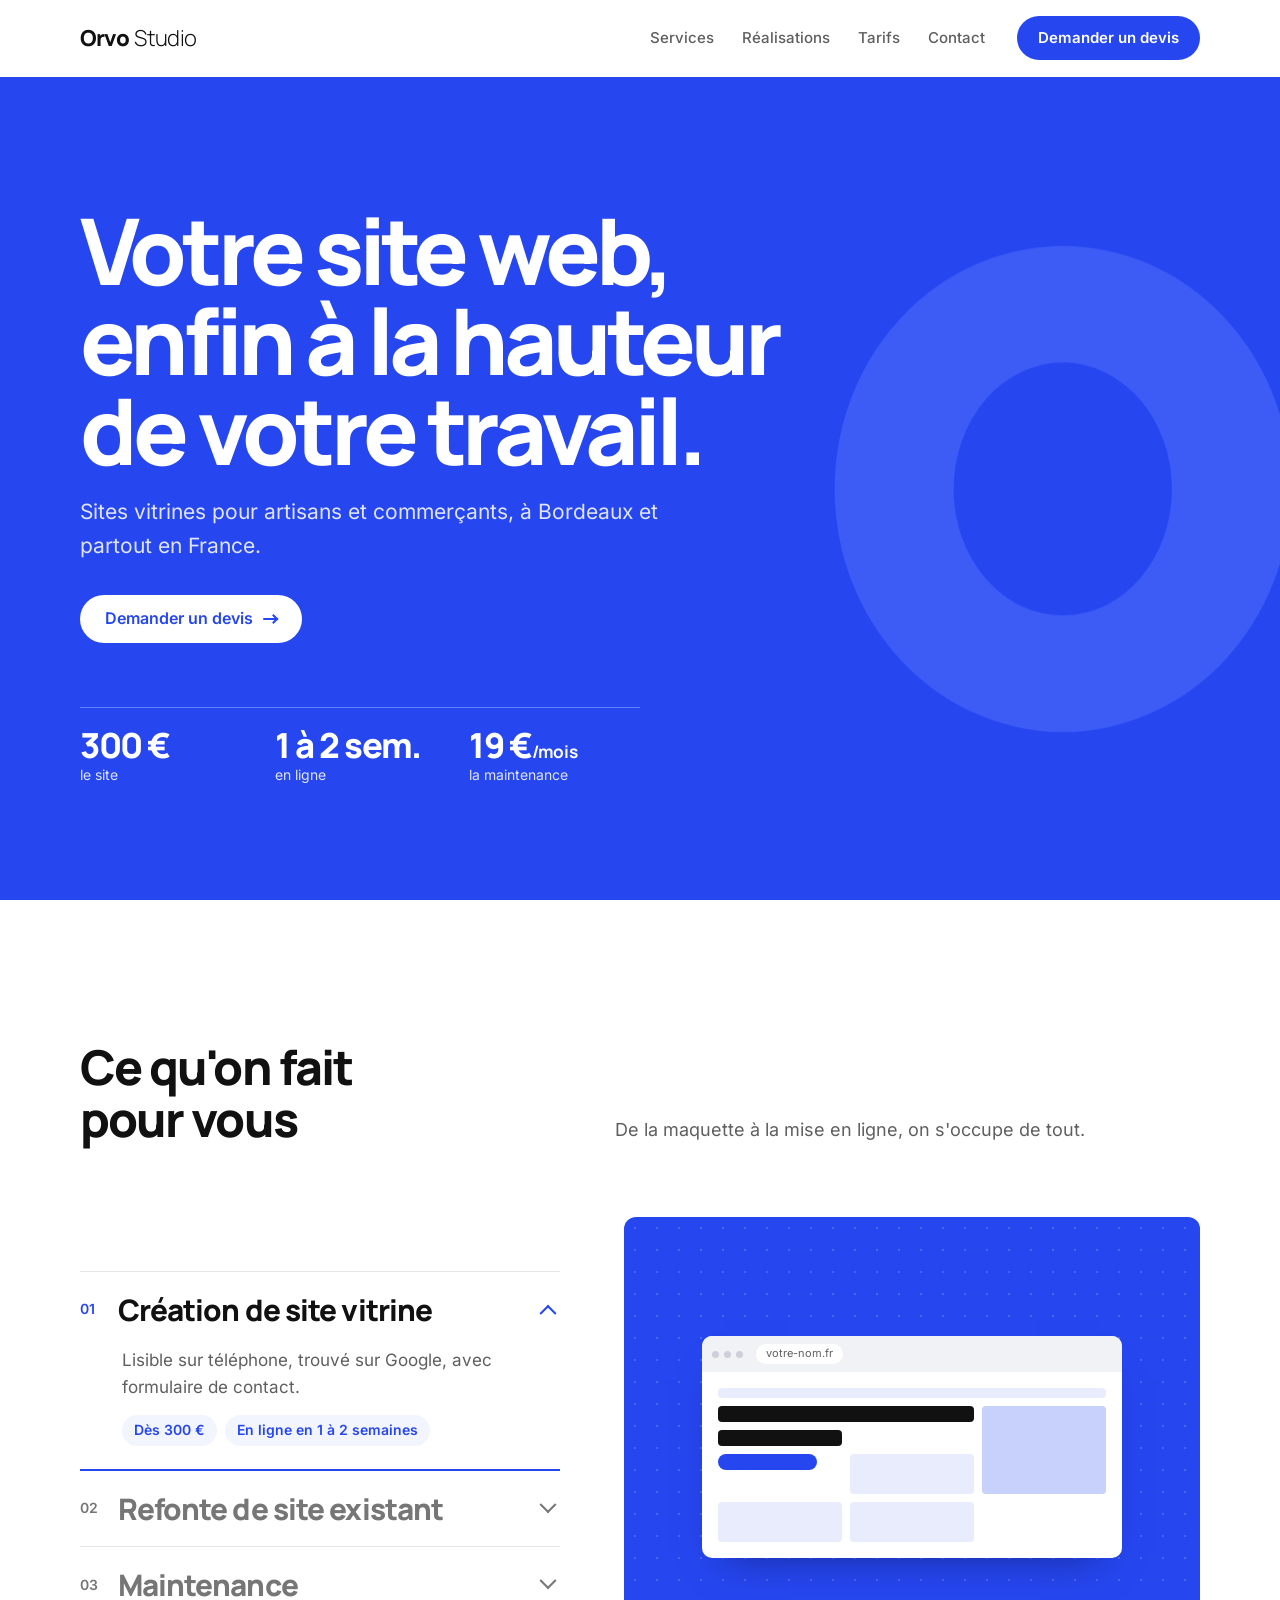
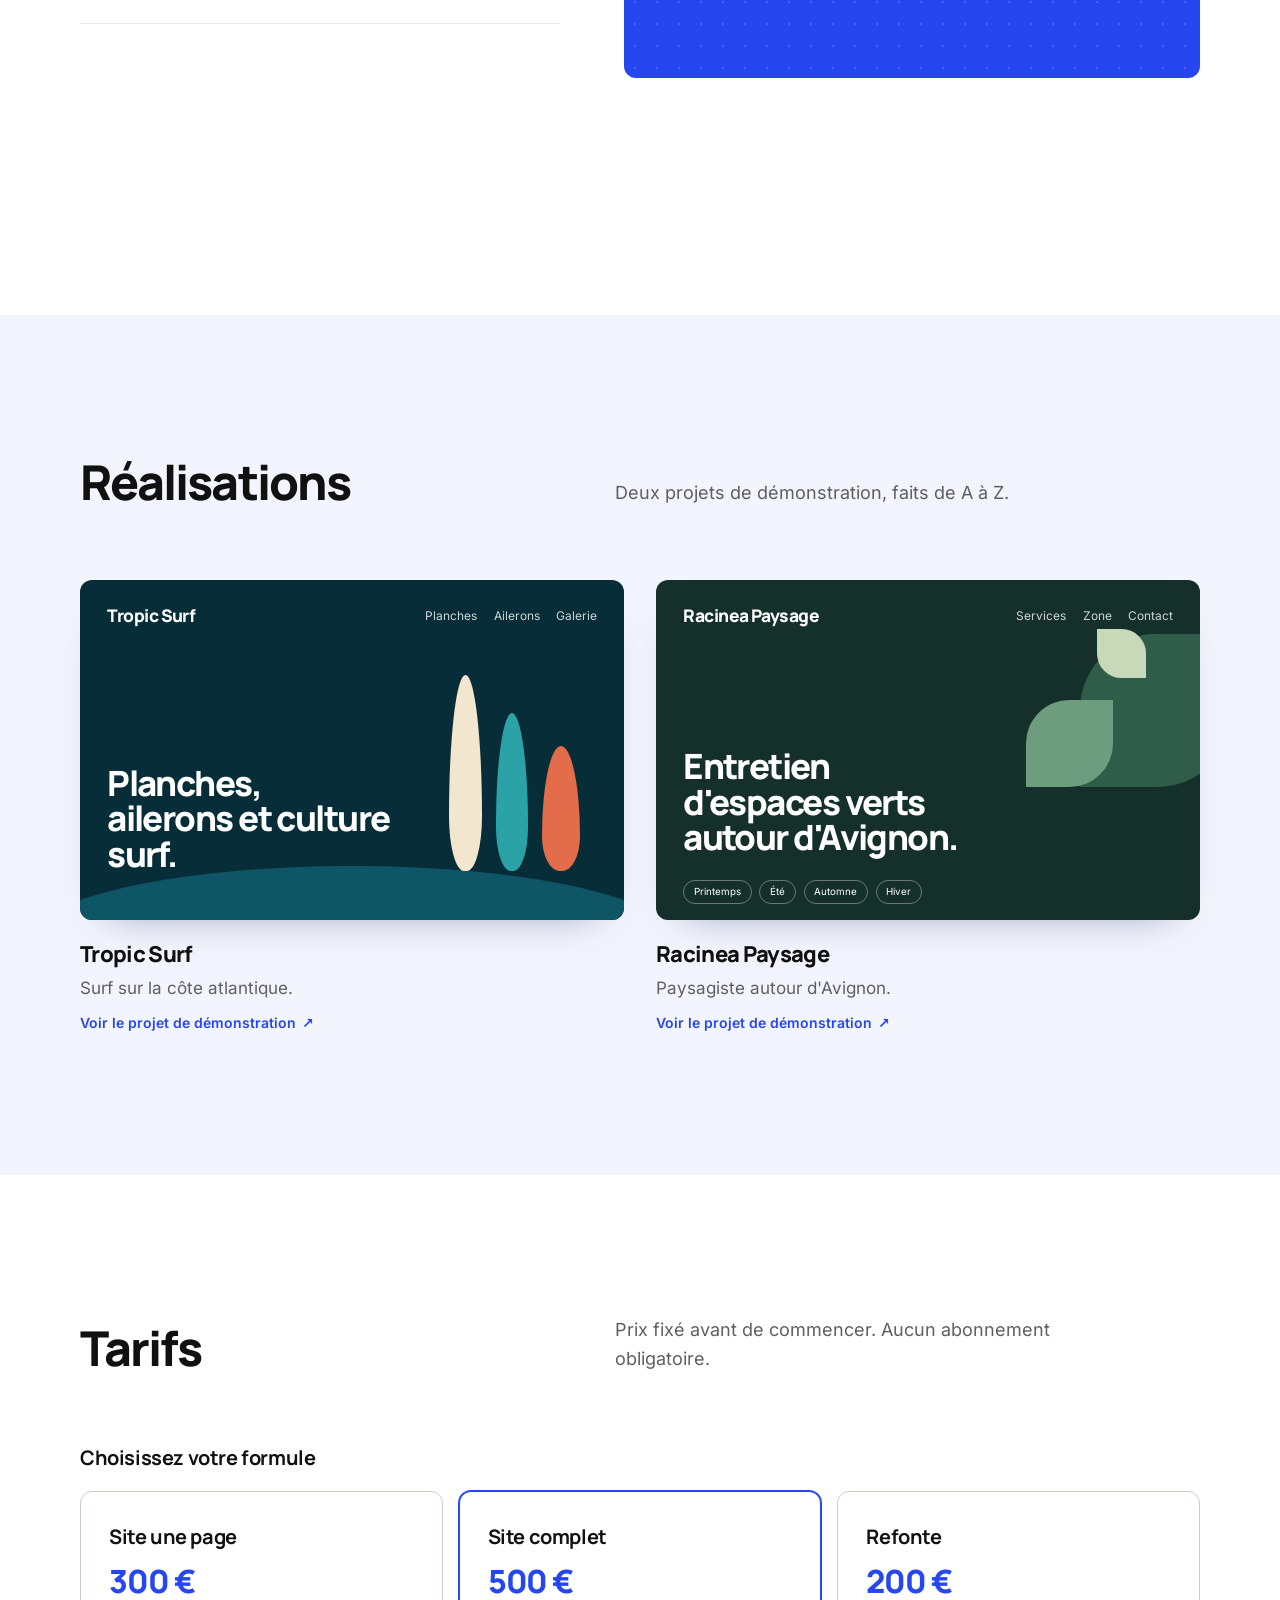
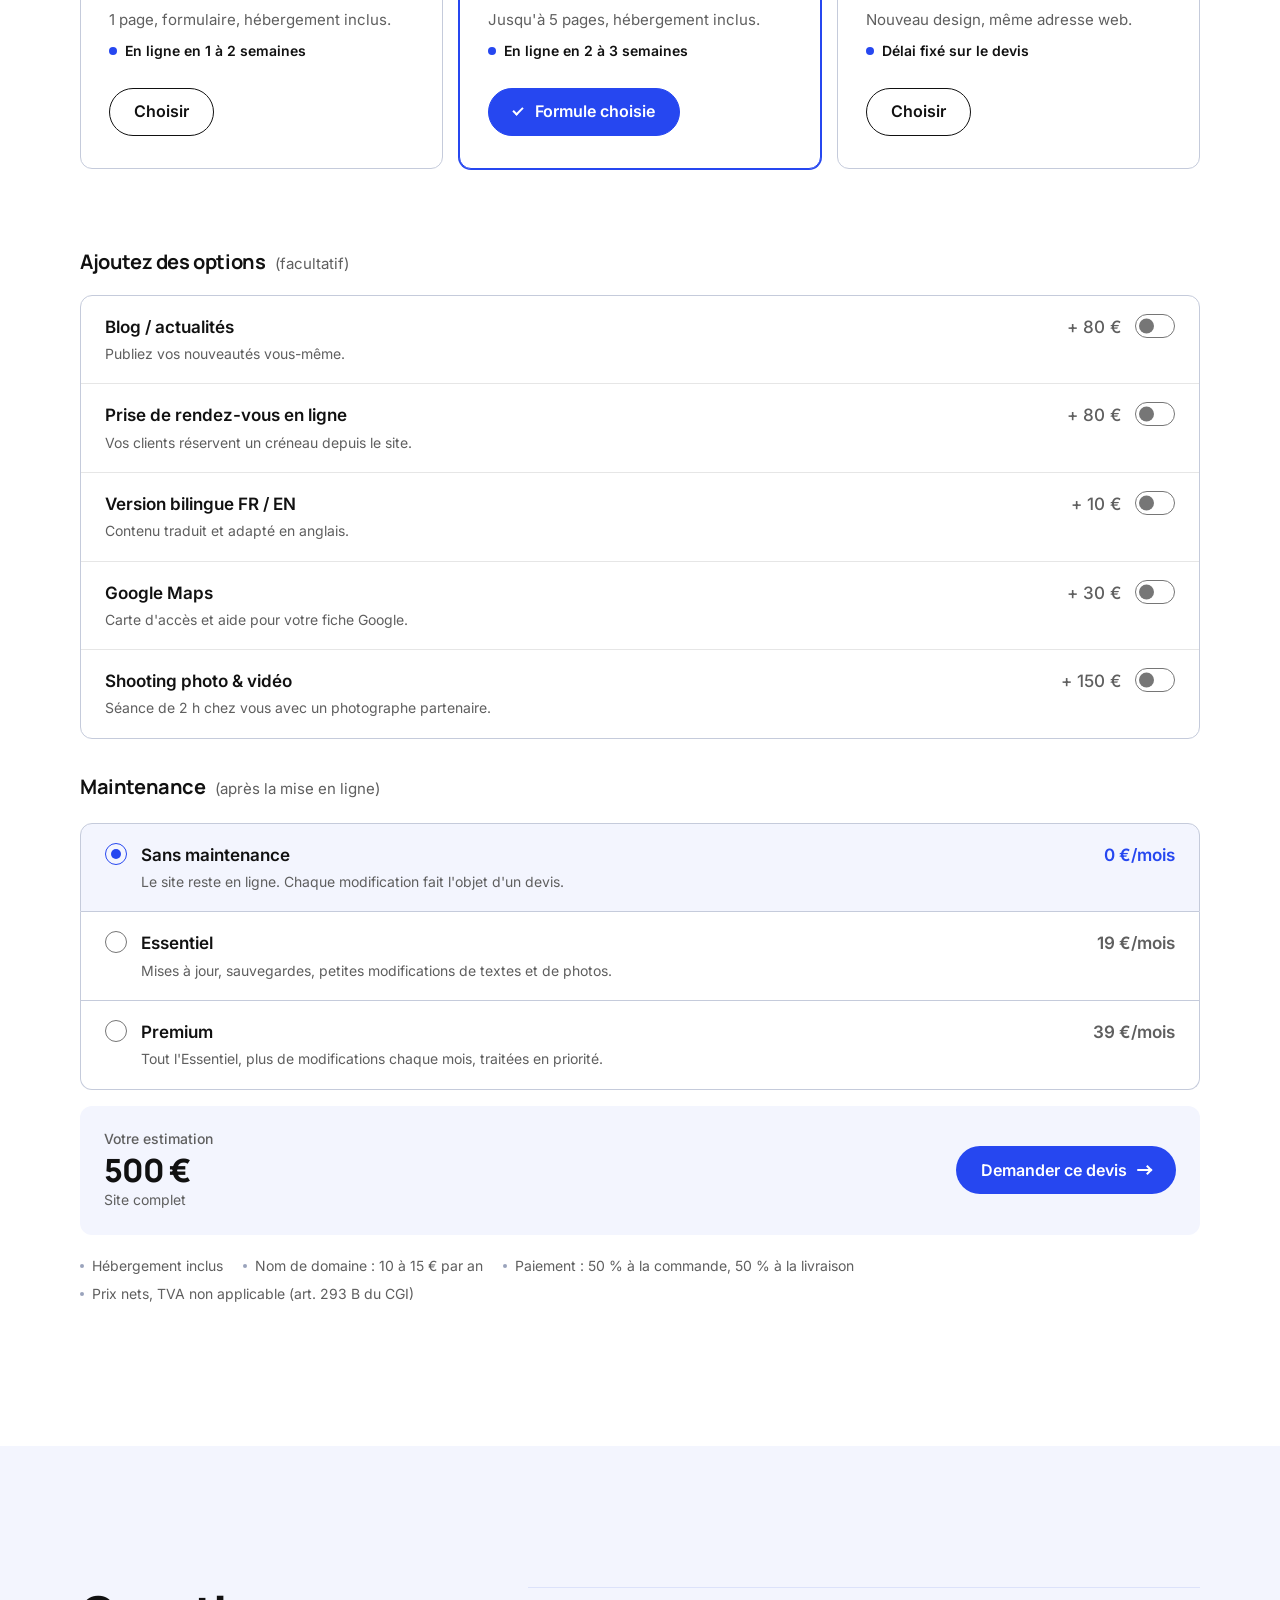
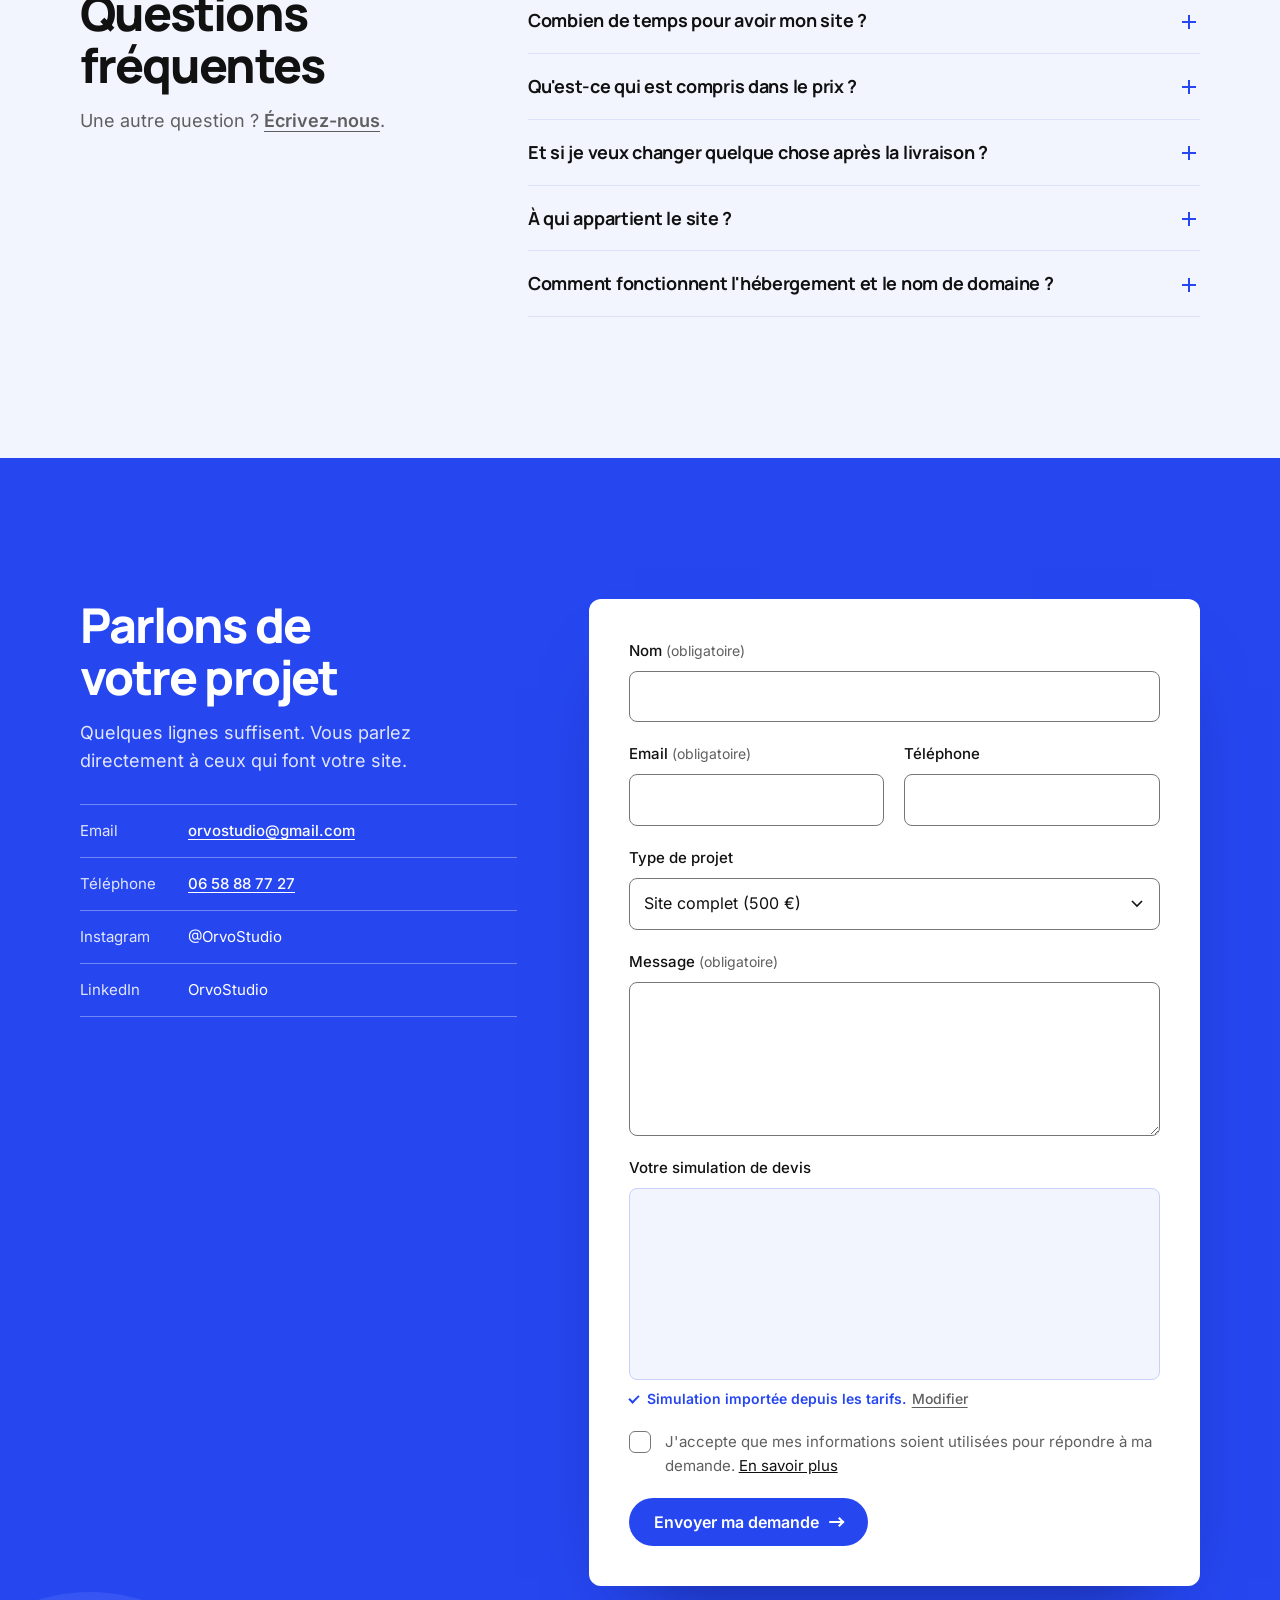
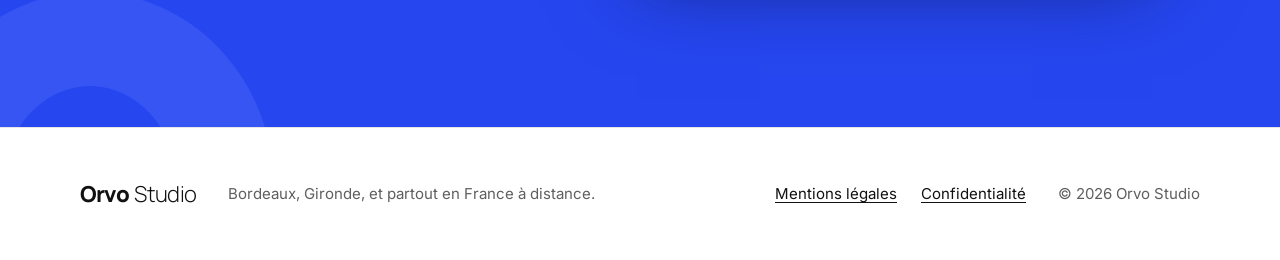
<file: site-agence/index.html>
<!doctype html>
<html lang="fr" class="no-js">
<head>
  <meta charset="utf-8">
  <meta name="viewport" content="width=device-width, initial-scale=1">
  <meta name="robots" content="noindex">
  <title>Orvo Studio · Création et refonte de sites vitrines à Bordeaux</title>
  <meta name="description" content="Orvo Studio crée et refait les sites vitrines des artisans, commerçants, salles de sport et indépendants à Bordeaux, en Gironde et partout en France.">
  <!-- À COMPLÉTER : confirmer le nom de domaine orvostudio.fr (ici, dans le JSON-LD, sitemap.xml et robots.txt) -->
  <link rel="canonical" href="https://orvostudio.fr/">
  <meta name="theme-color" content="#FFFFFF">

  <!-- Open Graph -->
  <meta property="og:type" content="website">
  <meta property="og:locale" content="fr_FR">
  <meta property="og:site_name" content="Orvo Studio">
  <meta property="og:title" content="Orvo Studio · Sites vitrines à Bordeaux">
  <meta property="og:description" content="Votre site web, enfin à la hauteur de votre travail.">
  <meta property="og:url" content="https://orvostudio.fr/">
  <meta property="og:image" content="https://orvostudio.fr/img/og-image.png">
  <meta property="og:image:width" content="1200">
  <meta property="og:image:height" content="630">
  <meta property="og:image:alt" content="Orvo Studio : votre site web, enfin à la hauteur de votre travail.">
  <meta name="twitter:card" content="summary_large_image">

  <link rel="icon" href="favicon.svg" type="image/svg+xml">
  <link rel="icon" href="favicon.png" type="image/png" sizes="32x32">
  <link rel="apple-touch-icon" href="apple-touch-icon.png">

  <link rel="preload" href="fonts/manrope-latin-800-normal.woff2" as="font" type="font/woff2" crossorigin>
  <link rel="preload" href="fonts/inter-latin-400-normal.woff2" as="font" type="font/woff2" crossorigin>
  <link rel="stylesheet" href="css/style.css?v=19">
  <script>document.documentElement.classList.remove('no-js');document.documentElement.classList.add('js');</script>

    <script type="application/ld+json">
  {
    "@context": "https://schema.org",
    "@type": "ProfessionalService",
    "name": "Orvo Studio",
    "description": "Création et refonte de sites vitrines pour artisans, commerçants, salles de sport et indépendants.",
    "url": "https://orvostudio.fr/",
    "logo": "https://orvostudio.fr/favicon.png",
    "image": "https://orvostudio.fr/img/og-image.png",
    "address": {
      "@type": "PostalAddress",
      "addressLocality": "Bordeaux",
      "addressRegion": "Nouvelle-Aquitaine",
      "addressCountry": "FR"
    },
    "areaServed": [
      { "@type": "City", "name": "Bordeaux" },
      { "@type": "AdministrativeArea", "name": "Gironde" },
      { "@type": "Country", "name": "France" }
    ],
    "founder": [
      { "@type": "Person", "name": "Alexis Lalucque" },
      { "@type": "Person", "name": "Pablo Campos" }
    ],
    "email": "orvostudio@gmail.com",
    "telephone": "+33658887727",
    "priceRange": "200 € – 500 €",
    "knowsLanguage": "fr"
  }
  </script>
</head>
<body>
<a class="skip-link" href="#contenu">Aller au contenu</a>

<header class="site-header" data-header>
  <div class="container site-header__inner">
    <a class="logo" href="#top" aria-label="Orvo Studio, retour en haut de page">
      <span class="logo__orvo">Orvo</span><span class="logo__studio">Studio</span>
    </a>

    <button class="burger" type="button" aria-expanded="false" aria-controls="menu" data-burger>
      <span class="burger__lines" aria-hidden="true"></span>
      <span class="visually-hidden">Menu</span>
    </button>

    <nav class="nav" id="menu" aria-label="Navigation principale" data-menu>
      <ul class="nav__list">
        <li><a class="nav__link" href="#services">Services</a></li>
        <li><a class="nav__link" href="#realisations">Réalisations</a></li>
        <li><a class="nav__link" href="#tarifs">Tarifs</a></li>
        <li><a class="nav__link" href="#contact">Contact</a></li>
      </ul>
      <a class="btn btn--primary nav__cta" href="#contact">Demander un devis</a>
    </nav>
  </div>
  <span class="progress" aria-hidden="true" data-progress></span>
</header>

<main id="contenu">

  <!-- HERO -->
  <section class="hero" id="top" aria-labelledby="hero-title" data-hero>
    <svg class="hero__mark" viewBox="0 0 32 32" aria-hidden="true" focusable="false"><path fill-rule="evenodd" d="M16 6.2a9.2 9.8 0 1 1 0 19.6a9.2 9.8 0 1 1 0-19.6zM16 10.9a4.4 5.1 0 1 0 0 10.2a4.4 5.1 0 1 0 0-10.2z"/></svg>
    <div class="container hero__inner">
      <h1 class="hero__title" id="hero-title"><span class="w">Votre</span> <span class="w">site</span> <span class="w">web,</span> <span class="w">enfin</span> <span class="w">à</span> <span class="w">la</span> <span class="w">hauteur</span> <span class="w">de</span> <span class="w">votre</span> <span class="w">travail.</span></h1>
      <p class="hero__lead">Sites vitrines pour artisans et commerçants, à Bordeaux et partout en France.</p>
      <div class="hero__actions">
        <a class="btn btn--light" href="#contact">Demander un devis<span class="btn__arrow" aria-hidden="true"></span></a>
      </div>
      <ul class="hero__facts">
        <li><b>300&nbsp;€</b><span>le site</span></li>
        <li><b>1 à 2&nbsp;sem.</b><span>en ligne</span></li>
        <li><b>19&nbsp;€<small>/mois</small></b><span>la maintenance</span></li>
      </ul>
    </div>
  </section>

  <!-- SERVICES -->
  <section class="section" id="services" aria-labelledby="services-title">
    <div class="container">
      <div class="section__head reveal">
        <h2 id="services-title">Ce qu'on fait pour vous</h2>
        <p>De la maquette à la mise en ligne, on s'occupe de tout.</p>
      </div>

      <div class="svc reveal" data-svc>
        <!-- Visuel animé : change selon le service choisi (élément signature) -->
        <div class="svc__stage" aria-hidden="true">
          <div class="svc__scene scene-build is-active" data-scene>
            <div class="mini">
              <div class="mini__bar"><i></i><i></i><i></i><span>votre-nom.fr</span></div>
              <div class="mini__page">
                <span class="b b--nav"></span>
                <span class="b b--title"></span>
                <span class="b b--title b--short"></span>
                <span class="b b--btn"></span>
                <span class="b b--img"></span>
                <span class="b b--card"></span><span class="b b--card"></span><span class="b b--card"></span>
              </div>
            </div>
          </div>
          <div class="svc__scene scene-redo" data-scene>
            <div class="redo__old">
              <span class="redo__banner">BIENVENUE !!!</span>
              <span class="redo__line"></span><span class="redo__line"></span><span class="redo__line redo__line--s"></span>
              <span class="redo__counter">visiteur n° 004217</span>
            </div>
            <div class="mini redo__new">
              <div class="mini__bar"><i></i><i></i><i></i><span>votre-nom.fr</span></div>
              <div class="mini__page">
                <span class="b b--nav"></span>
                <span class="b b--title"></span>
                <span class="b b--title b--short"></span>
                <span class="b b--btn"></span>
                <span class="b b--img"></span>
              </div>
            </div>
          </div>
          <div class="svc__scene scene-care" data-scene>
            <div class="chat">
              <p class="chat__msg chat__msg--them">Bonjour, le samedi on ouvre maintenant de 9&nbsp;h à 13&nbsp;h. Vous pouvez changer ça sur le site&nbsp;?</p>
              <div class="chat__us">
                <span class="chat__typing"><i></i><i></i><i></i></span>
                <p class="chat__msg chat__msg--us">C'est en ligne.</p>
              </div>
              <div class="chat__card">
                <span class="chat__card-k">Horaires</span>
                <span class="chat__row"><span>Lundi au vendredi</span><span>8&nbsp;h – 18&nbsp;h</span></span>
                <span class="chat__row chat__row--new"><span>Samedi</span><span>9&nbsp;h – 13&nbsp;h</span></span>
              </div>
            </div>
          </div>
        </div>

        <div class="svc__list">
          <div class="svc__item is-active">
            <h3><button class="svc__btn" type="button" aria-expanded="true" aria-controls="svc-1" data-svc-btn><span class="svc__num" aria-hidden="true">01</span><span class="svc__label">Création de site vitrine</span><i class="svc__chev" aria-hidden="true"></i></button></h3>
            <div class="svc__body" id="svc-1">
              <div class="svc__inner"><p>Lisible sur téléphone, trouvé sur Google, avec formulaire de contact.</p><p class="svc__key"><b>Dès 300&nbsp;€</b><b>En ligne en 1 à 2 semaines</b></p></div>
            </div>
          </div>
          <div class="svc__item">
            <h3><button class="svc__btn" type="button" aria-expanded="false" aria-controls="svc-2" data-svc-btn><span class="svc__num" aria-hidden="true">02</span><span class="svc__label">Refonte de site existant</span><i class="svc__chev" aria-hidden="true"></i></button></h3>
            <div class="svc__body" id="svc-2">
              <div class="svc__inner"><p>Un site lent ou daté, refait à neuf. Vous gardez votre adresse web.</p><p class="svc__key"><b>200&nbsp;€</b><b>Même adresse web</b></p></div>
            </div>
          </div>
          <div class="svc__item">
            <h3><button class="svc__btn" type="button" aria-expanded="false" aria-controls="svc-3" data-svc-btn><span class="svc__num" aria-hidden="true">03</span><span class="svc__label">Maintenance</span><i class="svc__chev" aria-hidden="true"></i></button></h3>
            <div class="svc__body" id="svc-3">
              <div class="svc__inner"><p>Un message suffit : horaires, tarifs, photos, on s'en occupe.</p><p class="svc__key"><b>Dès 19&nbsp;€ par mois</b><b>Sans engagement</b></p></div>
            </div>
          </div>
        </div>
      </div>

      <div class="process reveal">
        <p class="process__title">Comment ça se passe</p>
        <ol class="process__list">
          <li><span>1</span>Échange</li>
          <li><span>2</span>Maquette</li>
          <li><span>3</span>Création</li>
          <li><span>4</span>Mise en ligne</li>
        </ol>
      </div>
    </div>
  </section>

  <!-- RÉALISATIONS -->
  <section class="section section--tint" id="realisations" aria-labelledby="realisations-title">
    <div class="container">
      <div class="section__head reveal">
        <h2 id="realisations-title">Réalisations</h2>
        <p>Deux projets de démonstration, faits de A à Z.</p>
      </div>
      <div class="projects">
        <!-- Vrais projets : dupliquer un bloc <article class="project"> par client (capture WebP dans /img, loading="lazy"). -->
        <article class="project reveal">
          <a class="project__link" href="https://blop07gg.github.io/studio-apa-demos/tropic-surf/" target="_blank" rel="noopener">
            <div class="project__shot" aria-hidden="true">
              <div class="shot shot--surf">
                <div class="shot__nav"><b>Tropic Surf</b><span>Planches</span><span>Ailerons</span><span>Galerie</span></div>
                <span class="shot__title">Planches, ailerons et culture surf.</span>
                <span class="surf-boards"><i></i><i></i><i></i></span>
                <span class="surf-sea"></span>
              </div>
              <span class="project__go"></span>
            </div>
            <div class="project__meta">
              <h3>Tropic Surf</h3>
              <p>Surf sur la côte atlantique.</p>
              <span class="project__tag">Voir le projet de démonstration<span class="project__arrow" aria-hidden="true">↗</span><span class="visually-hidden"> (s'ouvre dans un nouvel onglet)</span></span>
            </div>
          </a>
        </article>
        <!-- À COMPLÉTER : confirmer que Racinea Paysage peut être montré (maquette de démonstration, pas un client) -->
        <article class="project reveal">
          <a class="project__link" href="https://blop07gg.github.io/studio-apa-demos/racinea-paysage/b/" target="_blank" rel="noopener">
            <div class="project__shot" aria-hidden="true">
              <div class="shot shot--garden">
                <div class="shot__nav"><b>Racinea Paysage</b><span>Services</span><span>Zone</span><span>Contact</span></div>
                <span class="shot__title">Entretien d'espaces verts autour d'Avignon.</span>
                <span class="garden-leaves"><i></i><i></i><i></i></span>
                <span class="garden-seasons"><i>Printemps</i><i>Été</i><i>Automne</i><i>Hiver</i></span>
              </div>
              <span class="project__go"></span>
            </div>
            <div class="project__meta">
              <h3>Racinea Paysage</h3>
              <p>Paysagiste autour d'Avignon.</p>
              <span class="project__tag">Voir le projet de démonstration<span class="project__arrow" aria-hidden="true">↗</span><span class="visually-hidden"> (s'ouvre dans un nouvel onglet)</span></span>
            </div>
          </a>
        </article>
      </div>
    </div>
  </section>

  <!-- TARIFS -->
  <section class="section" id="tarifs" aria-labelledby="tarifs-title">
    <div class="container">
      <div class="section__head reveal">
        <h2 id="tarifs-title">Tarifs</h2>
        <p>Prix fixé avant de commencer. Aucun abonnement obligatoire.</p>
      </div>
      <h3 class="step reveal">Choisissez votre formule</h3>
      <div class="offers reveal" data-offers>
        <article class="offer" data-name="Site une page" data-price="300">
          <h3>Site une page</h3>
          <p class="offer__price">300&nbsp;€</p>
          <p class="offer__desc">1 page, formulaire, hébergement inclus.</p>
          <p class="offer__time">En ligne en 1 à 2 semaines</p>
          <button class="btn btn--outline offer__pick" type="button">Choisir</button>
        </article>
        <article class="offer is-selected" data-name="Site complet" data-price="500">
          <h3>Site complet</h3>
          <p class="offer__price">500&nbsp;€</p>
          <p class="offer__desc">Jusqu'à 5 pages, hébergement inclus.</p>
          <p class="offer__time">En ligne en 2 à 3 semaines</p>
          <button class="btn btn--outline offer__pick" type="button">Choisir</button>
        </article>
        <article class="offer" data-name="Refonte" data-price="200">
          <h3>Refonte</h3>
          <p class="offer__price">200&nbsp;€</p>
          <p class="offer__desc">Nouveau design, même adresse web.</p>
          <p class="offer__time">Délai fixé sur le devis</p>
          <button class="btn btn--outline offer__pick" type="button">Choisir</button>
        </article>
      </div>

      <div class="extras reveal" data-extras>
        <h3 class="step">Ajoutez des options <span class="step__opt">(facultatif)</span></h3>
        <ul class="extras__list">
          <li class="extra">
            <input class="extra__input" type="checkbox" role="switch" id="opt-blog" value="80" data-name="Blog / actualités">
            <label class="extra__label" for="opt-blog"><b>Blog / actualités</b><span>Publiez vos nouveautés vous-même.</span></label>
            <span class="extra__price">+ 80&nbsp;€</span>
          </li>
          <li class="extra">
            <input class="extra__input" type="checkbox" role="switch" id="opt-rdv" value="80" data-name="Prise de rendez-vous">
            <label class="extra__label" for="opt-rdv"><b>Prise de rendez-vous en ligne</b><span>Vos clients réservent un créneau depuis le site.</span></label>
            <span class="extra__price">+ 80&nbsp;€</span>
          </li>
          <li class="extra">
            <input class="extra__input" type="checkbox" role="switch" id="opt-fren" value="10" data-name="Version bilingue">
            <label class="extra__label" for="opt-fren"><b>Version bilingue FR / EN</b><span>Contenu traduit et adapté en anglais.</span></label>
            <span class="extra__price">+ 10&nbsp;€</span>
          </li>
          <li class="extra">
            <input class="extra__input" type="checkbox" role="switch" id="opt-maps" value="30" data-name="Google Maps">
            <label class="extra__label" for="opt-maps"><b>Google Maps</b><span>Carte d'accès et aide pour votre fiche Google.</span></label>
            <span class="extra__price">+ 30&nbsp;€</span>
          </li>
          <!-- À VÉRIFIER : shooting repris de Digital Shift (il faut un photographe partenaire à Bordeaux) -->
          <li class="extra">
            <input class="extra__input" type="checkbox" role="switch" id="opt-photo" value="150" data-name="Shooting photo et vidéo">
            <label class="extra__label" for="opt-photo"><b>Shooting photo &amp; vidéo</b><span>Séance de 2&nbsp;h chez vous avec un photographe partenaire.</span></label>
            <span class="extra__price">+ 150&nbsp;€</span>
          </li>
        </ul>
        <!-- À VÉRIFIER : niveaux et contenus repris/adaptés de Digital Shift, à valider par Pablo et Alexis -->
        <fieldset class="maint" data-maint>
          <legend class="step">Maintenance <span class="step__opt">(après la mise en ligne)</span></legend>
          <label class="maint__row">
            <input type="radio" name="maintenance" value="0" data-name="Sans maintenance" checked>
            <span class="maint__info"><b>Sans maintenance</b><span>Le site reste en ligne. Chaque modification fait l'objet d'un devis.</span></span>
            <span class="maint__price">0&nbsp;€/mois</span>
          </label>
          <label class="maint__row">
            <input type="radio" name="maintenance" value="19" data-name="Essentiel">
            <span class="maint__info"><b>Essentiel</b><span>Mises à jour, sauvegardes, petites modifications de textes et de photos.</span></span>
            <span class="maint__price">19&nbsp;€/mois</span>
          </label>
          <label class="maint__row">
            <input type="radio" name="maintenance" value="39" data-name="Premium">
            <span class="maint__info"><b>Premium</b><span>Tout l'Essentiel, plus de modifications chaque mois, traitées en priorité.</span></span>
            <span class="maint__price">39&nbsp;€/mois</span>
          </label>
        </fieldset>
        <div class="estimate" data-estimate>
          <div class="estimate__sum">
            <h3 class="step step--in">Votre estimation</h3>
            <p class="estimate__total" aria-live="polite"><span data-total>500</span>&nbsp;€<span class="estimate__monthly" data-monthly-out hidden> + 0&nbsp;€/mois</span></p>
            <p class="estimate__recap" data-recap>Site complet</p>
          </div>
          <a class="btn btn--primary" href="#contact" data-quote>Demander ce devis<span class="btn__arrow" aria-hidden="true"></span></a>
        </div>
      </div>
      <ul class="terms">
        <li>Hébergement inclus</li>
        <li>Nom de domaine : 10 à 15&nbsp;€ par an</li>
        <li>Paiement : 50&nbsp;% à la commande, 50&nbsp;% à la livraison</li>
      <!-- À COMPLÉTER : vérifier avec votre comptable que la franchise en base de TVA s'applique -->
        <li>Prix nets, TVA non applicable (art. 293 B du CGI)</li>
      </ul>
    </div>
  </section>

  <!-- FAQ -->
  <section class="section section--tint" id="faq" aria-labelledby="faq-title">
    <div class="container faq-wrap">
      <div class="section__head section__head--stack reveal">
        <h2 id="faq-title">Questions fréquentes</h2>
        <p>Une autre question&nbsp;? <a class="link" href="#contact">Écrivez-nous</a>.</p>
      </div>
      <div class="faq reveal">
        <details class="faq__item">
          <summary>Combien de temps pour avoir mon site&nbsp;?</summary>
          <p>1 à 2 semaines pour un site une page, 2 à 3 semaines pour un site complet, dès qu'on a vos textes et photos.</p>
        </details>
        <details class="faq__item">
          <summary>Qu'est-ce qui est compris dans le prix&nbsp;?</summary>
          <p>Maquette, création, version téléphone, mise en ligne, hébergement et 2 séries de modifications. Seul le nom de domaine est à part.</p>
        </details>
        <details class="faq__item">
          <summary>Et si je veux changer quelque chose après la livraison&nbsp;?</summary>
          <p>Avec la maintenance Essentiel (19&nbsp;€ par mois) ou Premium (39&nbsp;€ par mois), c'est compris. Sinon, on vous fait un devis à chaque demande.</p>
        </details>
        <details class="faq__item">
          <summary>À qui appartient le site&nbsp;?</summary>
          <p>À vous : nom de domaine à votre nom, fichiers remis une fois le solde réglé.</p>
        </details>
        <details class="faq__item">
          <summary>Comment fonctionnent l'hébergement et le nom de domaine&nbsp;?</summary>
          <p>Le nom de domaine, c'est l'adresse (votre-nom.fr), environ 10 à 15&nbsp;€ par an. L'hébergement, c'est là où le site est stocké : il est inclus.</p>
        </details>
      </div>
    </div>
  </section>

  <!-- CONTACT -->
  <section class="section section--blue" id="contact" aria-labelledby="contact-title">
    <svg class="contact__mark" viewBox="0 0 32 32" aria-hidden="true" focusable="false"><path fill-rule="evenodd" d="M16 6.2a9.2 9.8 0 1 1 0 19.6a9.2 9.8 0 1 1 0-19.6zM16 10.9a4.4 5.1 0 1 0 0 10.2a4.4 5.1 0 1 0 0-10.2z"/></svg>
    <div class="container contact">
      <div class="contact__intro reveal">
        <h2 id="contact-title">Parlons de votre projet</h2>
        <p>Quelques lignes suffisent. Vous parlez directement à ceux qui font votre site.</p>
        <ul class="direct">
          <li><span class="direct__k">Email</span><a href="mailto:orvostudio@gmail.com">orvostudio@gmail.com</a></li>
          <li><span class="direct__k">Téléphone</span><a href="tel:+33658887727">06&nbsp;58&nbsp;88&nbsp;77&nbsp;27</a></li>
          <!-- À COMPLÉTER : remplacer par des liens vers les profils quand Pablo les envoie -->
          <li><span class="direct__k">Instagram</span><span>@OrvoStudio</span></li>
          <li><span class="direct__k">LinkedIn</span><span>OrvoStudio</span></li>
        </ul>
      </div>

      <form class="form reveal" name="contact" method="POST" action="merci.html" data-netlify="true" netlify-honeypot="bot-field" novalidate data-form>
        <input type="hidden" name="form-name" value="contact">
        <p class="visually-hidden"><label>Ne pas remplir : <input name="bot-field" tabindex="-1" autocomplete="off"></label></p>

        <div class="field">
          <label for="f-nom">Nom <span class="req">(obligatoire)</span></label>
          <input id="f-nom" name="nom" type="text" autocomplete="name" required>
          <p class="field__error" id="f-nom-err" hidden>Indiquez votre nom.</p>
        </div>
        <div class="field-row">
          <div class="field">
            <label for="f-email">Email <span class="req">(obligatoire)</span></label>
            <input id="f-email" name="email" type="email" autocomplete="email" required>
            <p class="field__error" id="f-email-err" hidden>Indiquez une adresse email valide, par exemple nom@domaine.fr.</p>
          </div>
          <div class="field">
            <label for="f-tel">Téléphone</label>
            <input id="f-tel" name="telephone" type="tel" autocomplete="tel" inputmode="tel">
          </div>
        </div>
        <div class="field">
          <label for="f-type">Type de projet</label>
          <select id="f-type" name="type-de-projet">
            <option value="Site une page">Site une page (300 €)</option>
            <option value="Site complet" selected>Site complet (500 €)</option>
            <option value="Refonte">Refonte (200 €)</option>
            <option value="Maintenance">Maintenance</option>
            <option value="Question">Question</option>
            <option value="Je ne sais pas encore">Je ne sais pas encore</option>
          </select>
        </div>
        <div class="field">
          <label for="f-msg">Message <span class="req">(obligatoire)</span></label>
          <textarea id="f-msg" name="message" rows="5" required></textarea>
          <p class="field__error" id="f-msg-err" hidden>Écrivez quelques mots sur votre projet.</p>
        </div>
        <div class="field sim" data-sim hidden>
          <label for="f-sim">Votre simulation de devis</label>
          <textarea id="f-sim" name="simulation-devis" rows="8" readonly></textarea>
          <p class="sim__note">Simulation importée depuis les tarifs. <button class="sim__edit" type="button" data-sim-edit>Modifier</button></p>
        </div>
        <div class="check">
          <input id="f-rgpd" name="consentement" type="checkbox" value="oui" required>
          <label for="f-rgpd">J'accepte que mes informations soient utilisées pour répondre à ma demande. <a href="confidentialite.html">En savoir plus</a></label>
        </div>
        <p class="field__error" id="f-rgpd-err" hidden>Cochez la case pour que nous puissions vous répondre.</p>
        <button class="btn btn--primary" type="submit" data-submit>Envoyer ma demande<span class="btn__arrow" aria-hidden="true"></span></button>
      </form>
    </div>
  </section>

</main>

<footer class="site-footer">
  <div class="container site-footer__inner">
    <a class="logo" href="#top" aria-label="Orvo Studio, retour en haut de page">
      <span class="logo__orvo">Orvo</span><span class="logo__studio">Studio</span>
    </a>
    <p>Bordeaux, Gironde, et partout en France à distance.</p>
    <ul class="site-footer__links">
      <li><a href="mentions-legales.html">Mentions légales</a></li>
      <li><a href="confidentialite.html">Confidentialité</a></li>
    </ul>
    <p class="site-footer__copy">© 2026 Orvo Studio</p>
  </div>
</footer>

<script src="js/main.js?v=19" defer></script>
</body>
</html>
</file>
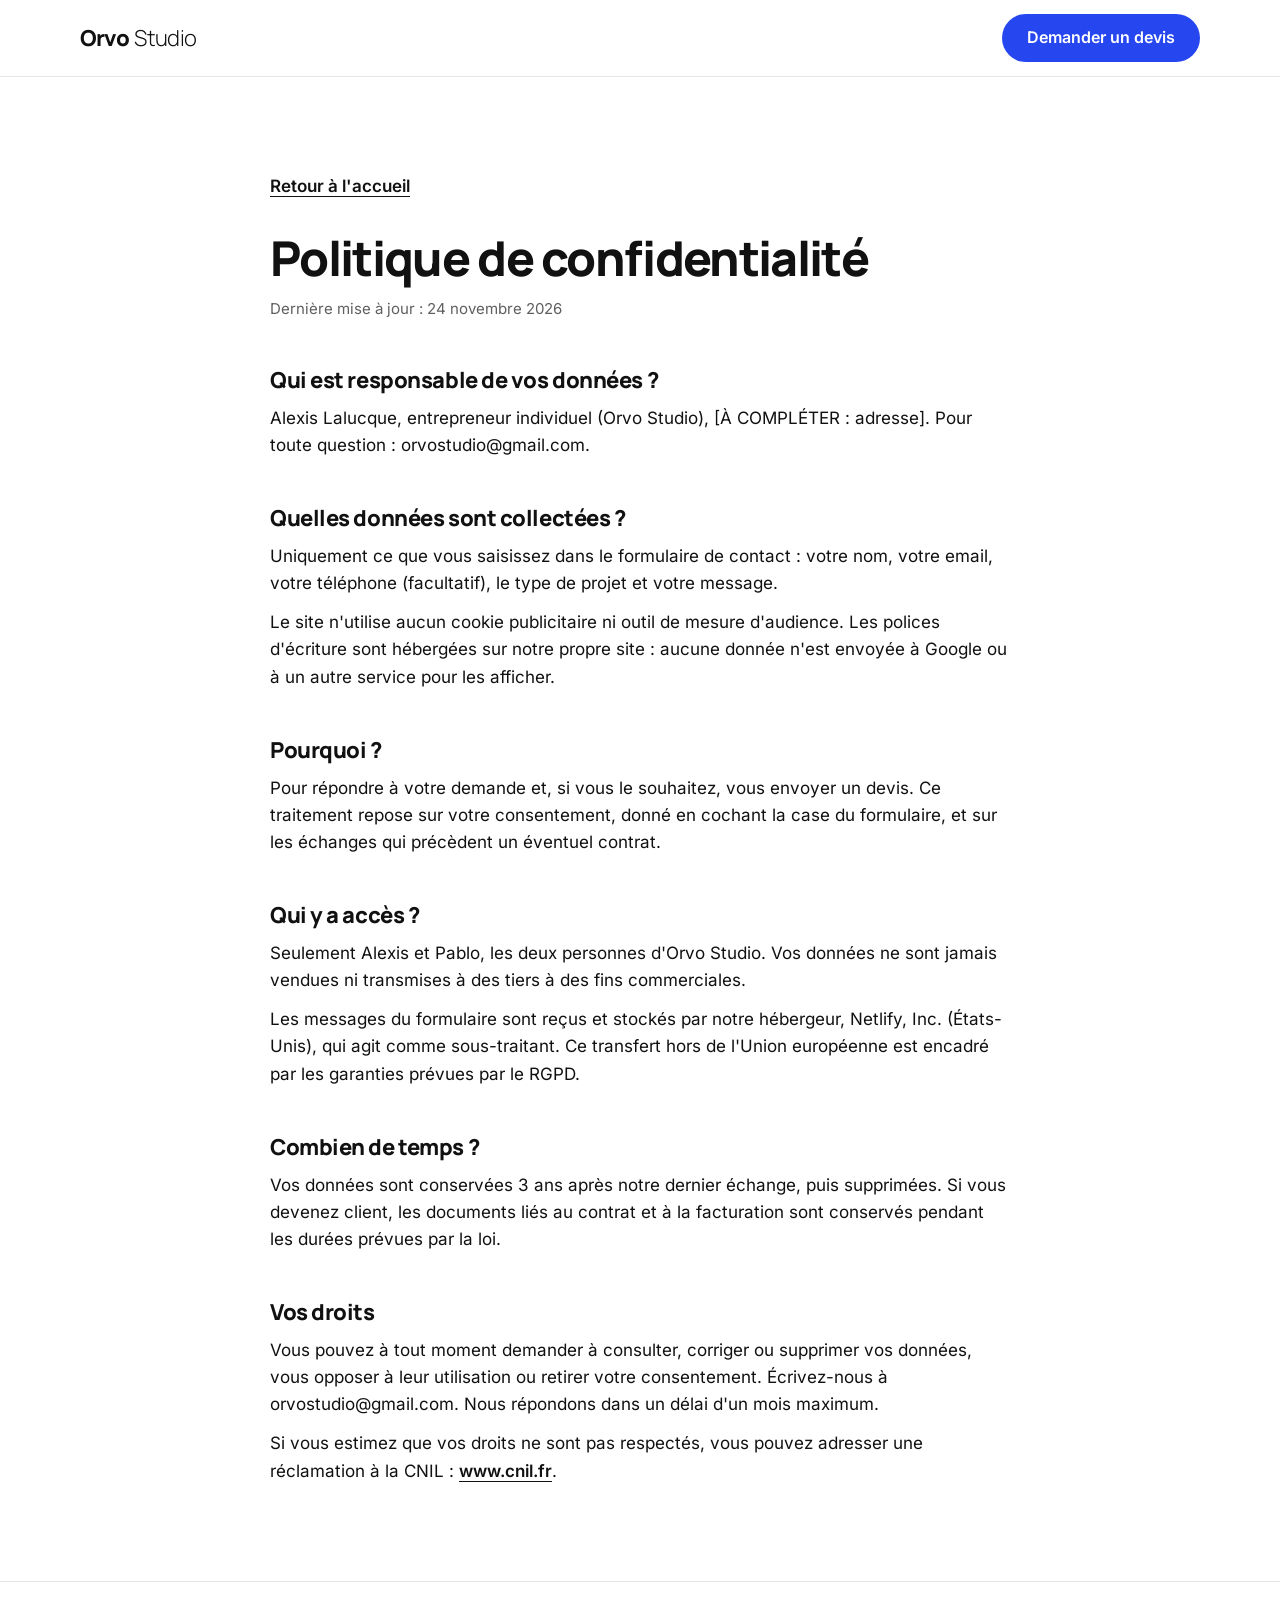
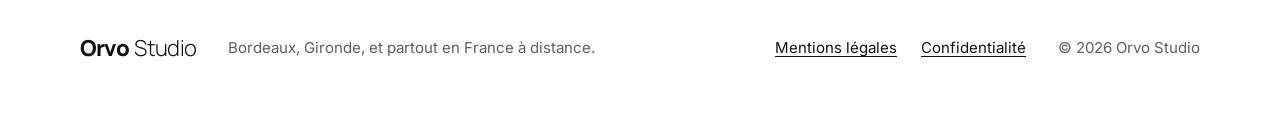
<file: site-agence/confidentialite.html>
<!doctype html>
<html lang="fr">
<head>
  <meta charset="utf-8">
  <meta name="viewport" content="width=device-width, initial-scale=1">
  <meta name="robots" content="noindex">
  <title>Politique de confidentialité · Orvo Studio</title>
  <meta name="description" content="Comment Orvo Studio utilise et protège les informations envoyées par le formulaire de contact.">
  <link rel="canonical" href="https://orvostudio.fr/confidentialite.html">
  <meta name="theme-color" content="#FFFFFF">
  <link rel="icon" href="favicon.svg" type="image/svg+xml">
  <link rel="icon" href="favicon.png" type="image/png" sizes="32x32">
  <link rel="apple-touch-icon" href="apple-touch-icon.png">
  <link rel="stylesheet" href="css/style.css?v=19">
</head>
<body>
<a class="skip-link" href="#contenu">Aller au contenu</a>
<header class="site-header site-header--simple is-scrolled">
  <div class="container site-header__inner">
    <a class="logo" href="./" aria-label="Orvo Studio, page d'accueil">
      <span class="logo__orvo">Orvo</span><span class="logo__studio">Studio</span>
    </a>
    <a class="btn btn--primary" href="./#contact">Demander un devis</a>
  </div>
</header>

<main id="contenu" class="legal">
  <div class="container">
    <a class="link back" href="./">Retour à l'accueil</a>
    <h1>Politique de confidentialité</h1>
    <p class="updated">Dernière mise à jour : 24 novembre 2026</p>

    <h2>Qui est responsable de vos données ?</h2>
    <!-- À COMPLÉTER : adresse -->
    <p>Alexis Lalucque, entrepreneur individuel (Orvo Studio), [À COMPLÉTER : adresse]. Pour toute question : orvostudio@gmail.com.</p>

    <h2>Quelles données sont collectées ?</h2>
    <p>Uniquement ce que vous saisissez dans le formulaire de contact : votre nom, votre email, votre téléphone (facultatif), le type de projet et votre message.</p>
    <p>Le site n'utilise aucun cookie publicitaire ni outil de mesure d'audience. Les polices d'écriture sont hébergées sur notre propre site : aucune donnée n'est envoyée à Google ou à un autre service pour les afficher.</p>

    <h2>Pourquoi ?</h2>
    <p>Pour répondre à votre demande et, si vous le souhaitez, vous envoyer un devis. Ce traitement repose sur votre consentement, donné en cochant la case du formulaire, et sur les échanges qui précèdent un éventuel contrat.</p>

    <h2>Qui y a accès ?</h2>
    <p>Seulement Alexis et Pablo, les deux personnes d'Orvo Studio. Vos données ne sont jamais vendues ni transmises à des tiers à des fins commerciales.</p>
    <!-- À COMPLÉTER : vérifier les garanties de transfert de Netlify (Data Privacy Framework / clauses contractuelles types) -->
    <p>Les messages du formulaire sont reçus et stockés par notre hébergeur, Netlify, Inc. (États-Unis), qui agit comme sous-traitant. Ce transfert hors de l'Union européenne est encadré par les garanties prévues par le RGPD.</p>

    <h2>Combien de temps ?</h2>
    <p>Vos données sont conservées 3 ans après notre dernier échange, puis supprimées. Si vous devenez client, les documents liés au contrat et à la facturation sont conservés pendant les durées prévues par la loi.</p>

    <h2>Vos droits</h2>
    <p>Vous pouvez à tout moment demander à consulter, corriger ou supprimer vos données, vous opposer à leur utilisation ou retirer votre consentement. Écrivez-nous à orvostudio@gmail.com. Nous répondons dans un délai d'un mois maximum.</p>
    <p>Si vous estimez que vos droits ne sont pas respectés, vous pouvez adresser une réclamation à la CNIL : <a class="link" href="https://www.cnil.fr">www.cnil.fr</a>.</p>
  </div>
</main>

<footer class="site-footer">
  <div class="container site-footer__inner">
    <a class="logo" href="./" aria-label="Orvo Studio, page d'accueil">
      <span class="logo__orvo">Orvo</span><span class="logo__studio">Studio</span>
    </a>
    <p>Bordeaux, Gironde, et partout en France à distance.</p>
    <ul class="site-footer__links">
      <li><a href="mentions-legales.html">Mentions légales</a></li>
      <li><a href="confidentialite.html" aria-current="page">Confidentialité</a></li>
    </ul>
    <p class="site-footer__copy">© 2026 Orvo Studio</p>
  </div>
</footer>
</body>
</html>
</file>
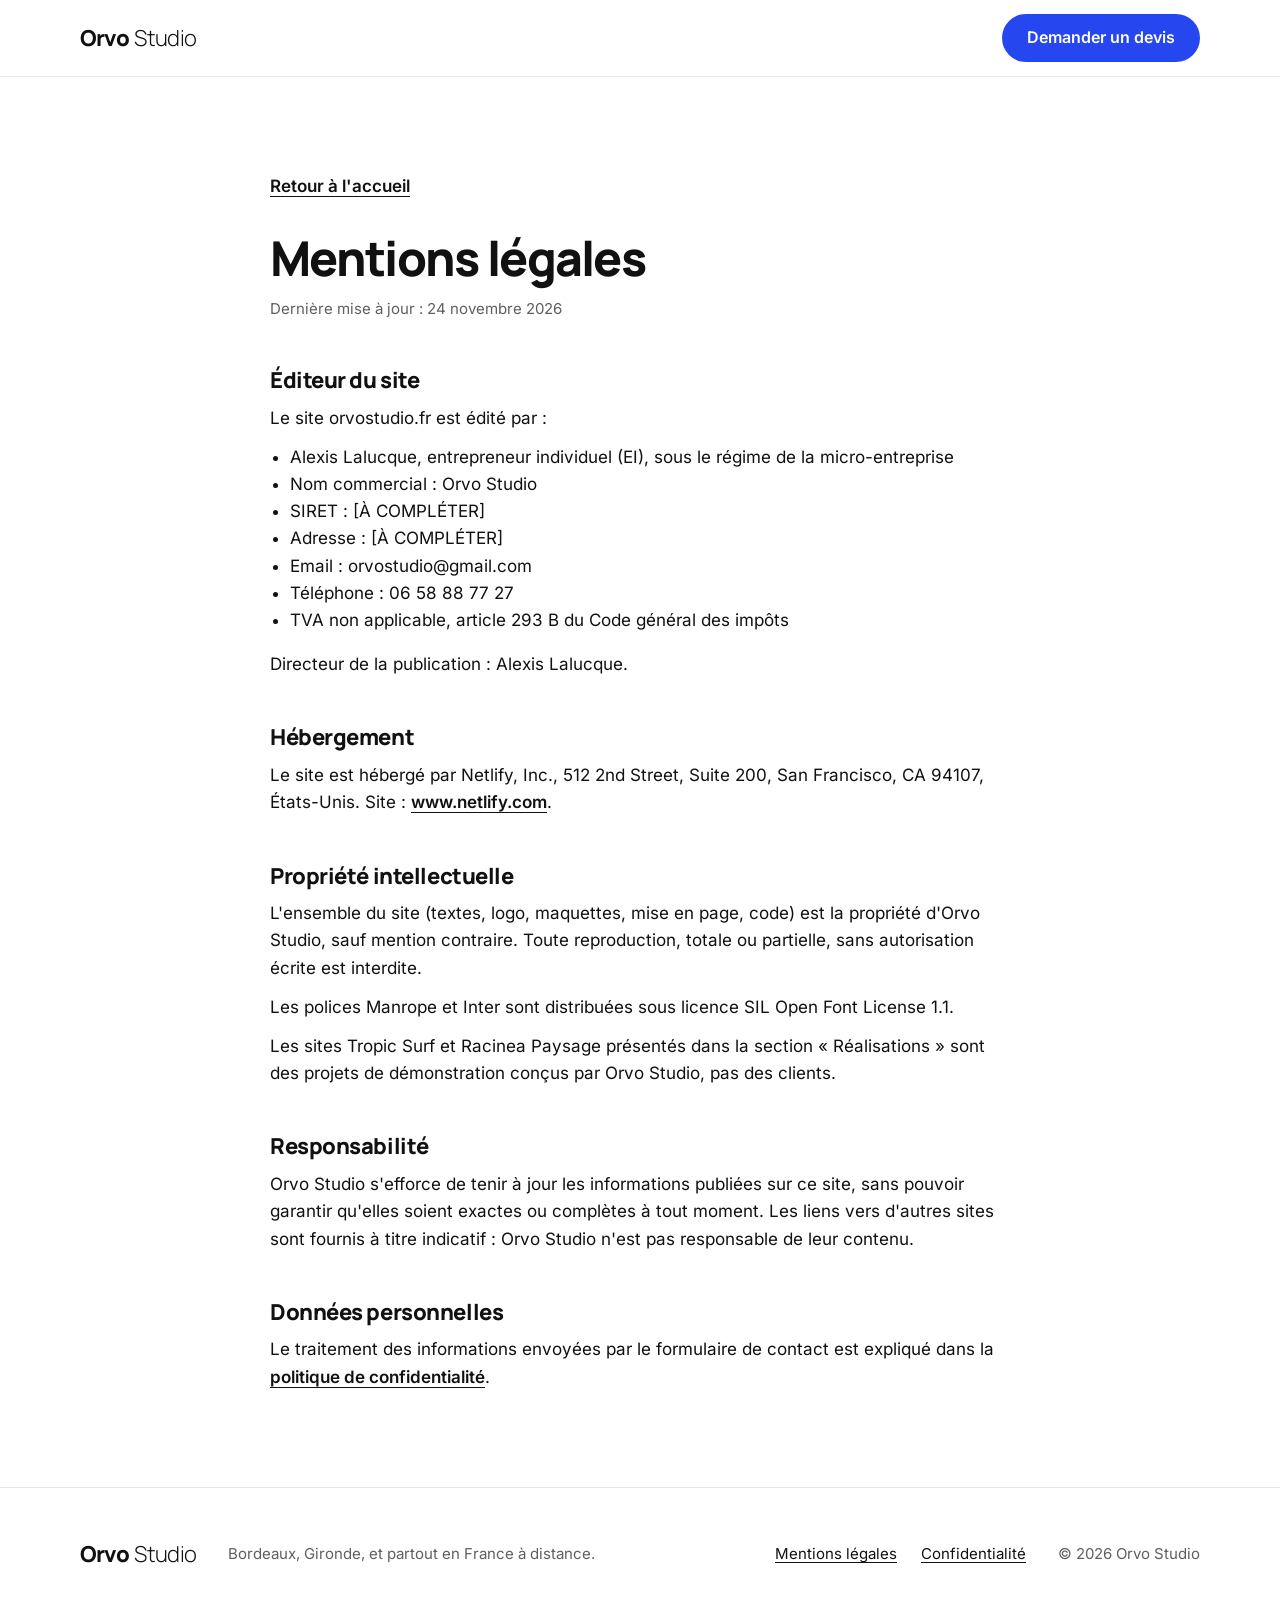
<file: site-agence/mentions-legales.html>
<!doctype html>
<html lang="fr">
<head>
  <meta charset="utf-8">
  <meta name="viewport" content="width=device-width, initial-scale=1">
  <meta name="robots" content="noindex">
  <title>Mentions légales · Orvo Studio</title>
  <meta name="description" content="Mentions légales du site orvostudio.fr : éditeur, hébergeur, propriété intellectuelle.">
  <link rel="canonical" href="https://orvostudio.fr/mentions-legales.html">
  <meta name="theme-color" content="#FFFFFF">
  <link rel="icon" href="favicon.svg" type="image/svg+xml">
  <link rel="icon" href="favicon.png" type="image/png" sizes="32x32">
  <link rel="apple-touch-icon" href="apple-touch-icon.png">
  <link rel="stylesheet" href="css/style.css?v=19">
</head>
<body>
<a class="skip-link" href="#contenu">Aller au contenu</a>
<header class="site-header site-header--simple is-scrolled">
  <div class="container site-header__inner">
    <a class="logo" href="./" aria-label="Orvo Studio, page d'accueil">
      <span class="logo__orvo">Orvo</span><span class="logo__studio">Studio</span>
    </a>
    <a class="btn btn--primary" href="./#contact">Demander un devis</a>
  </div>
</header>

<main id="contenu" class="legal">
  <div class="container">
    <a class="link back" href="./">Retour à l'accueil</a>
    <h1>Mentions légales</h1>
    <p class="updated">Dernière mise à jour : 24 novembre 2026</p>

    <h2>Éditeur du site</h2>
    <p>Le site orvostudio.fr est édité par :</p>
    <ul>
      <li>Alexis Lalucque, entrepreneur individuel (EI), sous le régime de la micro-entreprise</li>
      <li>Nom commercial : Orvo Studio</li>
      <!-- À COMPLÉTER : SIRET (en cours de modification INPI) -->
      <li>SIRET : [À COMPLÉTER]</li>
      <!-- À COMPLÉTER : adresse de domiciliation -->
      <li>Adresse : [À COMPLÉTER]</li>
      <li>Email : orvostudio@gmail.com</li>
      <li>Téléphone : 06 58 88 77 27</li>
      <!-- À COMPLÉTER : à vérifier avec votre comptable -->
      <li>TVA non applicable, article 293 B du Code général des impôts</li>
    </ul>
    <p>Directeur de la publication : Alexis Lalucque.</p>

    <h2>Hébergement</h2>
    <!-- À COMPLÉTER : vérifier l'adresse postale actuelle de Netlify sur netlify.com -->
    <p>Le site est hébergé par Netlify, Inc., 512 2nd Street, Suite 200, San Francisco, CA 94107, États-Unis. Site : <a class="link" href="https://www.netlify.com">www.netlify.com</a>.</p>

    <h2>Propriété intellectuelle</h2>
    <p>L'ensemble du site (textes, logo, maquettes, mise en page, code) est la propriété d'Orvo Studio, sauf mention contraire. Toute reproduction, totale ou partielle, sans autorisation écrite est interdite.</p>
    <p>Les polices Manrope et Inter sont distribuées sous licence SIL Open Font License 1.1.</p>
    <p>Les sites Tropic Surf et Racinea Paysage présentés dans la section « Réalisations » sont des projets de démonstration conçus par Orvo Studio, pas des clients.</p>

    <h2>Responsabilité</h2>
    <p>Orvo Studio s'efforce de tenir à jour les informations publiées sur ce site, sans pouvoir garantir qu'elles soient exactes ou complètes à tout moment. Les liens vers d'autres sites sont fournis à titre indicatif : Orvo Studio n'est pas responsable de leur contenu.</p>

    <h2>Données personnelles</h2>
    <p>Le traitement des informations envoyées par le formulaire de contact est expliqué dans la <a class="link" href="confidentialite.html">politique de confidentialité</a>.</p>
  </div>
</main>

<footer class="site-footer">
  <div class="container site-footer__inner">
    <a class="logo" href="./" aria-label="Orvo Studio, page d'accueil">
      <span class="logo__orvo">Orvo</span><span class="logo__studio">Studio</span>
    </a>
    <p>Bordeaux, Gironde, et partout en France à distance.</p>
    <ul class="site-footer__links">
      <li><a href="mentions-legales.html" aria-current="page">Mentions légales</a></li>
      <li><a href="confidentialite.html">Confidentialité</a></li>
    </ul>
    <p class="site-footer__copy">© 2026 Orvo Studio</p>
  </div>
</footer>
</body>
</html>
</file>
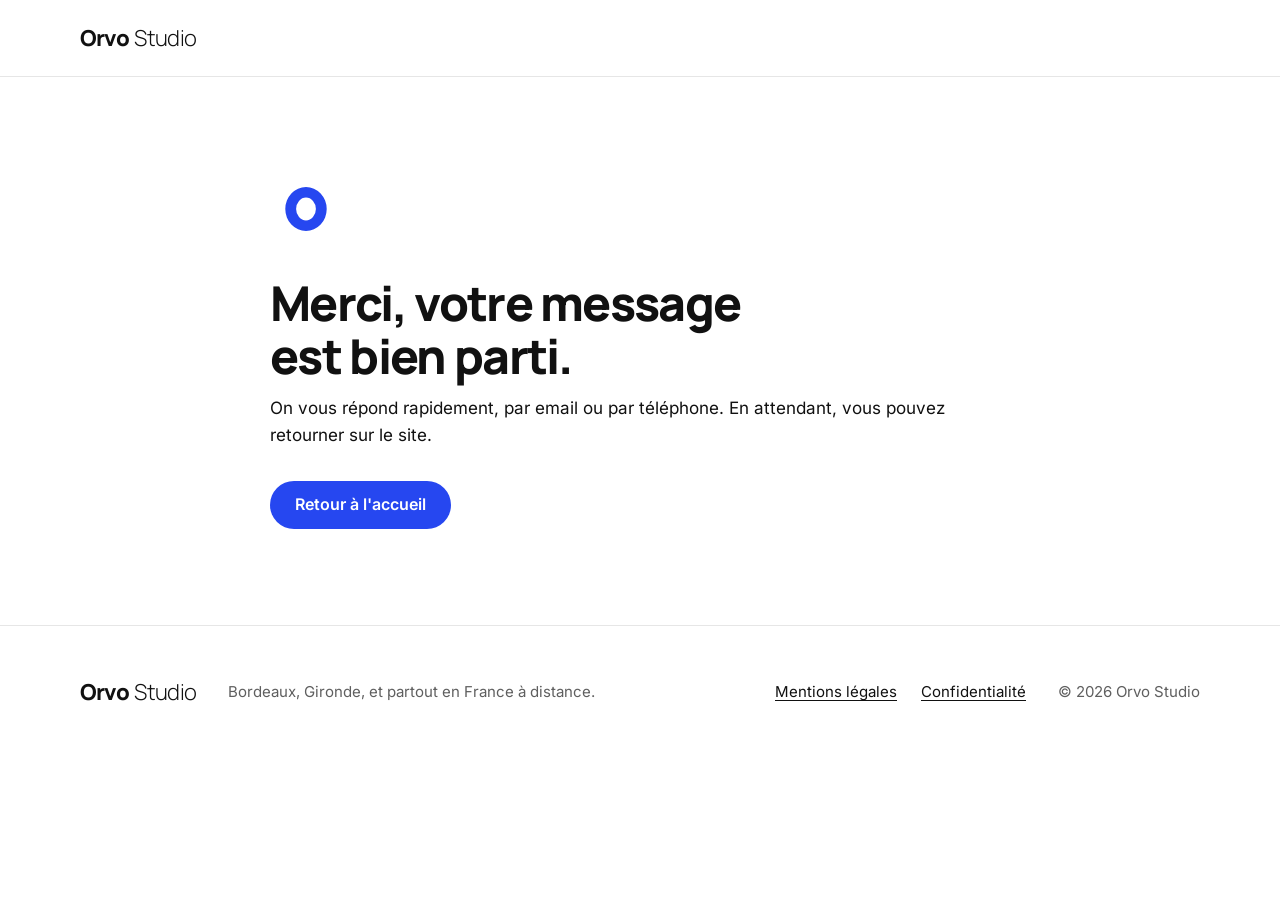
<file: site-agence/merci.html>
<!doctype html>
<html lang="fr">
<head>
  <meta charset="utf-8">
  <meta name="viewport" content="width=device-width, initial-scale=1">
  <title>Message envoyé · Orvo Studio</title>
  <meta name="description" content="Votre message a bien été envoyé à Orvo Studio.">
  <meta name="robots" content="noindex">
  <meta name="theme-color" content="#FFFFFF">
  <link rel="icon" href="favicon.svg" type="image/svg+xml">
  <link rel="icon" href="favicon.png" type="image/png" sizes="32x32">
  <link rel="apple-touch-icon" href="apple-touch-icon.png">
  <link rel="stylesheet" href="css/style.css?v=19">
</head>
<body>
<a class="skip-link" href="#contenu">Aller au contenu</a>
<header class="site-header site-header--simple is-scrolled">
  <div class="container site-header__inner">
    <a class="logo" href="./" aria-label="Orvo Studio, page d'accueil">
      <span class="logo__orvo">Orvo</span><span class="logo__studio">Studio</span>
    </a>
  </div>
</header>

<main id="contenu" class="legal">
  <div class="container">
    <svg class="thanks__mark" viewBox="0 0 32 32" aria-hidden="true" focusable="false"><path fill-rule="evenodd" d="M16 6.2a9.2 9.8 0 1 1 0 19.6a9.2 9.8 0 1 1 0-19.6zM16 10.9a4.4 5.1 0 1 0 0 10.2a4.4 5.1 0 1 0 0-10.2z"/></svg>
    <h1>Merci, votre message est bien parti.</h1>
    <p>On vous répond rapidement, par email ou par téléphone. En attendant, vous pouvez retourner sur le site.</p>
    <a class="btn btn--primary" href="./">Retour à l'accueil</a>
  </div>
</main>

<footer class="site-footer">
  <div class="container site-footer__inner">
    <a class="logo" href="./" aria-label="Orvo Studio, page d'accueil">
      <span class="logo__orvo">Orvo</span><span class="logo__studio">Studio</span>
    </a>
    <p>Bordeaux, Gironde, et partout en France à distance.</p>
    <ul class="site-footer__links">
      <li><a href="mentions-legales.html">Mentions légales</a></li>
      <li><a href="confidentialite.html">Confidentialité</a></li>
    </ul>
    <p class="site-footer__copy">© 2026 Orvo Studio</p>
  </div>
</footer>
</body>
</html>
</file>
<file: arenae-fitness-club/style.css>
/* =========================================================
   Arenae Fitness Club : feuille de style (version 2, plus aérée)
   Direction : "affiche de club". Noir, jaune Arenae (mesuré sur le logo),
   titres condensés italiques comme l'affiche planning du club.
   Motif : la diagonale (italique, onglets inclinés, coupes en biais).
   V2 : moins de texte, plus d'espace, les photos du club au premier plan.
   ========================================================= */

@font-face { font-family: "Barlow Condensed"; src: url("fonts/barlow-condensed-latin-800-italic.woff2") format("woff2"); font-weight: 800; font-style: italic; font-display: swap; }
@font-face { font-family: "Barlow Condensed"; src: url("fonts/barlow-condensed-latin-700-normal.woff2") format("woff2"); font-weight: 700; font-style: normal; font-display: swap; }
@font-face { font-family: "Barlow"; src: url("fonts/barlow-latin-400-normal.woff2") format("woff2"); font-weight: 400; font-style: normal; font-display: swap; }
@font-face { font-family: "Barlow"; src: url("fonts/barlow-latin-600-normal.woff2") format("woff2"); font-weight: 600; font-style: normal; font-display: swap; }

:root {
  /* Couleurs (contrastes calculés, voir README) */
  --noir: #000000;
  --jaune: #E49E00;      /* noir sur jaune 9,2:1 / jaune sur noir 9,2:1. Jamais en texte sur blanc */
  --blanc: #FFFFFF;
  --beton: #E8E8E5;
  --gris: #4A4A47;       /* sur blanc 8,9:1, sur béton 7,3:1 */
  --gris-clair: #B4B4AF; /* sur noir 9,9:1 */

  --f-titre: "Barlow Condensed", "Arial Narrow", sans-serif;
  --f-texte: "Barlow", system-ui, sans-serif;

  --marge: 20px;
  --largeur: 1240px;
  --biais: 4vw;
  --haut-header: 64px;
  --section: 112px;      /* espace vertical entre sections (mobile) */
}
@media (min-width: 960px) { :root { --marge: 40px; --section: 168px; } }

*, *::before, *::after { box-sizing: border-box; }
html { scroll-behavior: smooth; scroll-padding-top: var(--haut-header); -webkit-text-size-adjust: 100%; }
body { margin: 0; background: var(--blanc); color: var(--noir); font-family: var(--f-texte); font-size: 1.0625rem; line-height: 1.6; overflow-x: hidden; }
img { display: block; max-width: 100%; height: auto; }
h1, h2, h3, p, ul, ol, dl, dd, figure { margin: 0; }
ul, ol { padding: 0; list-style: none; }
a { color: inherit; }
a, button, summary, select, label[for], input[type="checkbox"] { cursor: pointer; }
button { font: inherit; color: inherit; background: none; border: 0; padding: 0; }
:focus-visible { outline: 3px solid var(--noir); outline-offset: 3px; } /* noir sur fonds clairs : le jaune sur blanc ne fait que 2,3:1 */
.top :focus-visible, .hero :focus-visible, .coachs :focus-visible, .pied :focus-visible, .premium :focus-visible { outline-color: var(--jaune); }

.skip { position: absolute; left: 12px; top: -60px; z-index: 100; background: var(--jaune); color: var(--noir); padding: 10px 16px; font-weight: 600; }
.skip:focus { top: 12px; }

.titre {
  font-family: var(--f-titre); font-weight: 800; font-style: italic;
  text-transform: uppercase; line-height: .9; letter-spacing: -.005em;
  font-size: clamp(2.8rem, 11vw, 6.5rem);
}
.sec__tete { max-width: calc(var(--largeur) + 2 * var(--marge)); margin: 0 auto 56px; padding: 0 var(--marge); display: grid; gap: 14px; }
.sec__tete p { color: var(--gris); font-size: 1.15rem; max-width: 30rem; }
@media (min-width: 960px) { .sec__tete { margin-bottom: 72px; grid-template-columns: 1fr 1fr; align-items: end; } }

.a-completer { display: inline-block; justify-self: start; border: 2px dashed currentColor; padding: 0 .45em; font-family: var(--f-texte); font-style: normal; font-weight: 600; font-size: .95rem; line-height: 1.6; text-transform: none; letter-spacing: 0; }

/* ---------- Boutons : parallélogramme (motif diagonale) ---------- */
.btn {
  position: relative; isolation: isolate; display: inline-flex; align-items: center; justify-content: center;
  min-height: 52px; padding: 12px 28px; font-family: var(--f-titre); font-weight: 700; font-size: 1.25rem;
  text-decoration: none; letter-spacing: .01em; color: var(--noir);
}
.btn::before { content: ""; position: absolute; inset: 0; z-index: -1; transform: skewX(-12deg); border: 2px solid var(--noir); background: var(--blanc); transition: background-color .15s, border-color .15s; }
.btn--jaune::before { background: var(--jaune); border-color: var(--jaune); }
.btn--jaune:hover { color: var(--jaune); }
.btn--jaune:hover::before { background: var(--noir); border-color: var(--noir); }
.hero .btn--jaune:hover { color: var(--noir); }
.hero .btn--jaune:hover::before { background: var(--blanc); border-color: var(--blanc); }
.btn--contour { color: var(--blanc); }
.btn--contour::before { background: transparent; border-color: var(--blanc); }
.btn--contour:hover { color: var(--noir); }
.btn--contour:hover::before { background: var(--blanc); }
.btn--noir { color: var(--jaune); }
.btn--noir::before { background: var(--noir); }
.btn--noir:hover { color: var(--noir); }
.btn--noir:hover::before { background: var(--jaune); }
.btn:active { transform: translateY(1px); }

/* ---------- En-tête ---------- */
.top { position: fixed; inset: 0 0 auto 0; z-index: 50; background: var(--noir); color: var(--blanc); height: var(--haut-header); }
.top__in { max-width: calc(var(--largeur) + 2 * var(--marge)); margin: 0 auto; height: 100%; padding: 0 var(--marge); display: flex; align-items: center; justify-content: space-between; gap: 24px; }
.top__logo { display: block; flex: none; }
.top__logo img { height: 38px; width: auto; }
.top__burger { display: inline-flex; align-items: center; gap: 10px; min-height: 44px; padding: 0 4px; font-family: var(--f-titre); font-weight: 700; font-size: 1.15rem; }
.top__burger-bars, .top__burger-bars::before, .top__burger-bars::after { display: block; width: 24px; height: 3px; background: var(--jaune); transition: transform .2s; }
.top__burger-bars { position: relative; }
.top__burger-bars::before, .top__burger-bars::after { content: ""; position: absolute; left: 0; }
.top__burger-bars::before { top: -7px; }
.top__burger-bars::after { top: 7px; }
.top__burger[aria-expanded="true"] .top__burger-bars { background: transparent; }
.top__burger[aria-expanded="true"] .top__burger-bars::before { transform: translateY(7px) rotate(45deg); }
.top__burger[aria-expanded="true"] .top__burger-bars::after { transform: translateY(-7px) rotate(-45deg); }

.top__nav { position: fixed; inset: var(--haut-header) 0 0 0; background: var(--noir); padding: 16px var(--marge) 40px; overflow-y: auto; display: none; }
.top__nav.is-ouvert { display: block; }
.top__nav ul { display: grid; }
.top__nav li + li { border-top: 1px solid #333; }
.top__nav a { display: block; text-decoration: none; }
.top__nav ul a { padding: 12px 0; font-family: var(--f-titre); font-weight: 800; font-style: italic; text-transform: uppercase; font-size: 2rem; line-height: 1.1; }
.top__nav ul a:hover { color: var(--jaune); }
.top__tel { margin-top: 24px; display: inline-block; color: var(--jaune); font-family: var(--f-titre); font-weight: 700; font-size: 1.5rem; padding: 8px 0; }

@media (min-width: 1100px) {
  .top__burger { display: none; }
  .top__nav { position: static; display: flex; align-items: center; gap: 28px; padding: 0; background: none; overflow: visible; }
  .top__nav ul { display: flex; gap: 24px; }
  .top__nav li + li { border: 0; }
  .top__nav ul a { font-size: 1.05rem; font-style: normal; font-weight: 700; padding: 10px 0; position: relative; }
  .top__nav ul a::after { content: ""; position: absolute; left: 0; right: 0; bottom: 4px; height: 3px; background: var(--jaune); transform: scaleX(0) skewX(-12deg); transform-origin: left; transition: transform .2s; }
  .top__nav ul a:hover::after { transform: scaleX(1) skewX(-12deg); }
  .top__tel { margin: 0; font-size: 1.15rem; padding: 8px 14px; border: 2px solid var(--jaune); }
  .top__tel:hover { background: var(--jaune); color: var(--noir); }
}

/* ---------- Accueil ---------- */
.hero { position: relative; color: var(--blanc); background: var(--noir); padding-top: var(--haut-header); min-height: 100svh; display: flex; flex-direction: column; justify-content: flex-end; clip-path: polygon(0 0, 100% 0, 100% calc(100% - var(--biais)), 0 100%); }
.hero__img { position: absolute; inset: 0; }
.hero__img img { width: 100%; height: 100%; object-fit: cover; object-position: 50% 30%; }
.hero::before { content: ""; position: absolute; inset: 0; z-index: 1; background: linear-gradient(180deg, rgba(0,0,0,.35) 0%, rgba(0,0,0,.5) 25%, rgba(0,0,0,.82) 50%, #000 85%); }
.hero__in { position: relative; z-index: 2; width: 100%; max-width: calc(var(--largeur) + 2 * var(--marge)); margin: 0 auto; padding: 48px var(--marge) 36px; }
.hero__titre { font-family: var(--f-titre); font-weight: 800; font-style: italic; text-transform: uppercase; line-height: .88; font-size: clamp(2.4rem, 9.6vw, 7rem); max-width: 12ch; }
.hero__ville { white-space: nowrap; }
.hero__intro { margin-top: 22px; max-width: 34rem; font-size: 1.2rem; line-height: 1.5; }
.hero__actions { margin-top: 32px; display: flex; flex-wrap: wrap; gap: 14px 24px; padding-left: 8px; }

.tableau { position: relative; z-index: 2; width: 100%; max-width: calc(var(--largeur) + 2 * var(--marge)); margin: 0 auto; padding: 0 var(--marge) calc(var(--biais) + 32px); display: grid; }
.tableau__case { display: grid; grid-template-columns: 7rem 1fr; align-items: baseline; gap: 10px; padding: 10px 0; border-top: 1px solid #3a3a3a; }
.tableau__lbl { color: var(--gris-clair); font-size: .95rem; }
.tableau__val { font-family: var(--f-titre); font-weight: 700; font-size: 1.3rem; line-height: 1.2; }
.tableau__val .point { display: inline-block; width: .6em; height: .6em; margin-right: .4em; background: var(--jaune); transform: skewX(-12deg); }
.tableau__val .point--ferme { background: transparent; border: 2px solid var(--gris-clair); }

@media (min-width: 760px) {
  .hero::before { background: linear-gradient(90deg, rgba(0,0,0,.85) 0%, rgba(0,0,0,.55) 45%, rgba(0,0,0,.05) 75%), linear-gradient(0deg, #000 0%, rgba(0,0,0,0) 35%); }
  .hero__in { padding-bottom: 48px; }
  .tableau { grid-template-columns: repeat(3, 1fr); gap: 32px; }
  .tableau__case { grid-template-columns: 1fr; gap: 2px; border-top: 3px solid var(--jaune); padding-top: 12px; }
}

/* ---------- Visite du club (galerie) ---------- */
.visite { padding: var(--section) 0; }
.visite__tete { max-width: calc(var(--largeur) + 2 * var(--marge)); margin: 0 auto 48px; padding: 0 var(--marge); display: grid; gap: 14px; }
.visite__tete p { color: var(--gris); font-size: 1.15rem; max-width: 30rem; }
/* la galerie déborde à droite mais commence alignée sur le titre */
.galerie { --debut: max(var(--marge), calc((100vw - var(--largeur)) / 2)); display: flex; align-items: flex-start; gap: 12px; overflow-x: auto; scroll-snap-type: x mandatory; scroll-behavior: smooth; padding: 0 var(--debut) 8px; scroll-padding-left: var(--debut); scrollbar-width: none; }
.galerie::-webkit-scrollbar { display: none; }
.galerie:focus-visible { outline-offset: -3px; }
.galerie__item { flex: none; scroll-snap-align: start; width: 54vw; } /* portrait 4/5 : même hauteur que les vues larges 4/3 */
.galerie__item img { width: 100%; aspect-ratio: 4 / 5; object-fit: cover; }
.galerie__item--large { width: 90vw; }
.galerie__item--large img { aspect-ratio: 4 / 3; } /* les vues larges restent en paysage sur téléphone */
.galerie__item figcaption { margin-top: 12px; font-family: var(--f-titre); font-weight: 700; font-size: 1.2rem; }
.galerie__nav { max-width: calc(var(--largeur) + 2 * var(--marge)); margin: 20px auto 0; padding: 0 var(--marge); display: flex; gap: 14px; }
.galerie__btn { width: 52px; height: 52px; display: grid; place-items: center; border: 2px solid var(--noir); font-size: 2rem; line-height: 1; transform: skewX(-12deg); }
.galerie__btn span { transform: skewX(12deg) translateY(-2px); }
.galerie__btn:hover { background: var(--noir); color: var(--jaune); }
.galerie__btn:disabled { opacity: .35; cursor: not-allowed; }
.galerie__btn:disabled:hover { background: none; color: inherit; }

.chiffres { max-width: calc(var(--largeur) + 2 * var(--marge)); margin: 72px auto 0; padding: 0 var(--marge); display: grid; grid-template-columns: 1fr 1fr; gap: 40px 24px; }
.chiffres div { border-top: 3px solid var(--noir); padding-top: 14px; }
.chiffres dt { font-family: var(--f-titre); font-weight: 800; font-style: italic; font-size: clamp(2rem, 8vw, 3.2rem); line-height: 1; }
.chiffres dd { margin-top: 8px; color: var(--gris); font-size: 1rem; line-height: 1.45; }

@media (min-width: 760px) {
  .galerie { gap: 20px; }
  .galerie__item { width: 34vw; }
  .galerie__item--large { width: 58vw; }
  .galerie__item img, .galerie__item--large img { aspect-ratio: auto; height: 64svh; max-height: 640px; min-height: 380px; }
}
@media (min-width: 960px) {
  .visite__tete { grid-template-columns: 1fr 1fr; align-items: end; margin-bottom: 64px; }
  .chiffres { grid-template-columns: repeat(4, 1fr); gap: 32px; margin-top: 96px; }
}

/* ---------- Planning (élément signature) ---------- */
.planning { background: var(--jaune); color: var(--noir); padding: calc(var(--biais) + var(--section) * .75) 0; clip-path: polygon(0 var(--biais), 100% 0, 100% calc(100% - var(--biais)), 0 100%); margin: -1px 0; }
.planning__in { max-width: calc(var(--largeur) + 2 * var(--marge)); margin: 0 auto; padding: 0 var(--marge); }
.planning__tete { display: grid; gap: 14px; margin-bottom: 36px; }
.planning__note { font-size: 1.15rem; }

.filtres { display: flex; flex-wrap: wrap; gap: 10px 12px; margin-bottom: 32px; padding-left: 6px; }
.filtre { position: relative; isolation: isolate; min-height: 44px; padding: 8px 16px; font-family: var(--f-titre); font-weight: 700; font-size: 1.1rem; }
.filtre::before { content: ""; position: absolute; inset: 0; z-index: -1; border: 2px solid var(--noir); transform: skewX(-12deg); transition: background-color .15s; }
.filtre:hover::before { background: rgba(0,0,0,.12); }
.filtre[aria-pressed="true"] { color: var(--jaune); }
.filtre[aria-pressed="true"]::before { background: var(--noir); }

.jours { display: grid; grid-template-columns: repeat(7, 1fr); gap: 6px; margin-bottom: 20px; padding: 0 4px; }
.jours__btn { position: relative; isolation: isolate; min-height: 48px; font-family: var(--f-titre); font-weight: 800; font-style: italic; text-transform: uppercase; font-size: 1.15rem; }
.jours__btn::before { content: ""; position: absolute; inset: 0; z-index: -1; border: 2px solid var(--noir); transform: skewX(-12deg); }
.jours__btn[aria-selected="true"] { color: var(--jaune); }
.jours__btn[aria-selected="true"]::before { background: var(--noir); }
.jours__btn.is-aujourdhui::after { content: ""; position: absolute; left: 50%; bottom: -9px; width: 6px; height: 6px; background: var(--noir); transform: translateX(-50%) skewX(-12deg); }

.semaine { display: grid; }
.jour { display: none; }
.jour.is-actif { display: block; }
.jour__nom { display: none; }
.jour__liste li { display: grid; grid-template-columns: 4.2rem 1fr auto; align-items: center; gap: 12px; min-height: 60px; padding: 8px 12px; border-top: 2px solid var(--noir); }
.jour__liste li:last-child { border-bottom: 2px solid var(--noir); }
.jour__liste time { font-family: var(--f-titre); font-weight: 700; font-size: 1.25rem; font-variant-numeric: tabular-nums; }
.jour__liste span { font-family: var(--f-titre); font-weight: 800; font-style: italic; text-transform: uppercase; font-size: 1.5rem; line-height: 1.05; }
.jour__liste li.is-cache { display: none; }
.jour__liste li.is-passe time, .jour__liste li.is-passe span { text-decoration: line-through; text-decoration-thickness: 2px; }
.jour__liste li.is-prochain { background: var(--noir); color: var(--jaune); border-color: var(--noir); }
.jour__liste li.is-prochain::after { content: "Prochain"; font-family: var(--f-texte); font-weight: 600; font-size: .85rem; color: var(--blanc); }
.jour__vide { padding: 16px 12px; border-top: 2px solid var(--noir); border-bottom: 2px solid var(--noir); font-weight: 600; }
.planning__vide { margin-top: 16px; font-weight: 600; }

@media (min-width: 1000px) {
  .planning__tete { grid-template-columns: 1fr auto; align-items: end; }
  .jours { display: none; }
  .semaine { grid-template-columns: repeat(7, minmax(0, 1fr)); gap: 10px; }
  .jour, .jour.is-actif { display: flex; flex-direction: column; }
  .jour__nom { display: block; background: var(--noir); color: var(--jaune); font-family: var(--f-titre); font-weight: 800; font-style: italic; text-transform: uppercase; font-size: 1.55rem; line-height: 1; padding: 12px 12px 10px; }
  .jour.is-aujourdhui .jour__nom { background: var(--blanc); color: var(--noir); }
  .jour.is-aujourdhui .jour__nom::after { content: "Aujourd'hui"; display: block; font-family: var(--f-texte); font-style: normal; font-weight: 600; text-transform: none; font-size: .85rem; margin-top: 4px; }
  .jour__liste { flex: 1; border-left: 2px solid var(--noir); border-right: 2px solid var(--noir); border-bottom: 2px solid var(--noir); }
  .jour__liste li { grid-template-columns: 1fr; gap: 0; min-height: 0; padding: 10px 12px; border-top: 0; border-bottom: 1px solid rgba(0,0,0,.55); }
  .jour__liste li:last-child { border-bottom: 0; }
  .jour__liste time { font-size: 1.05rem; line-height: 1.1; }
  .jour__liste span { font-size: 1.2rem; }
  .jour__liste li.is-prochain::after { font-size: .8rem; margin-top: 2px; }
  .jour__vide { border: 0; padding: 12px; font-size: .95rem; }
  .planning__vide { display: none; }
}

/* ---------- Cours (tuiles photo) ---------- */
.cours { padding: var(--section) 0; }
.tuiles { max-width: calc(var(--largeur) + 2 * var(--marge)); margin: 0 auto; padding: 0 var(--marge); display: grid; grid-template-columns: 1fr 1fr; gap: 12px; }
.tuile { position: relative; display: block; width: 100%; aspect-ratio: 4 / 5; overflow: hidden; background: var(--noir); text-align: left; }
.tuile img { width: 100%; height: 100%; object-fit: cover; transition: transform .4s ease; }
.tuile::after { content: ""; position: absolute; inset: 0; background: linear-gradient(0deg, rgba(0,0,0,.85) 0%, rgba(0,0,0,0) 55%); }
.tuile__nom { position: absolute; z-index: 1; left: 14px; right: 14px; bottom: 12px; color: var(--blanc); font-family: var(--f-titre); font-weight: 800; font-style: italic; text-transform: uppercase; font-size: clamp(1.5rem, 6vw, 2.4rem); line-height: .95; }
.tuile:hover img { transform: scale(1.04); }
.tuile:hover .tuile__nom { color: var(--jaune); }
.tuile:focus-visible { outline-offset: 4px; }
.tuile--sans-photo { background: var(--jaune); }
.tuile--sans-photo::after { display: none; }
.tuile--sans-photo .tuile__nom { color: var(--noir); }
.tuile--sans-photo:hover .tuile__nom { color: var(--noir); text-decoration: underline; text-decoration-thickness: 4px; }
.cours__aussi { max-width: calc(var(--largeur) + 2 * var(--marge)); margin: 32px auto 0; padding: 0 var(--marge); color: var(--gris); }
@media (min-width: 760px) { .tuiles { grid-template-columns: repeat(4, 1fr); gap: 20px; } .tuile__nom { left: 18px; bottom: 16px; } }

/* ---------- Fiches (fenêtres des cours et des coachs) ---------- */
.fiche { width: min(880px, calc(100% - 24px)); max-height: calc(100svh - 24px); padding: 0; border: 0; background: var(--blanc); color: var(--noir); overflow: auto; }
.fiche[open] { display: grid; }
.fiche::backdrop { background: rgba(0,0,0,.82); }
.fiche__photo { width: 100%; aspect-ratio: 4 / 3; object-fit: cover; object-position: 50% 25%; }
.fiche__txt { padding: 26px 22px 24px; display: grid; gap: 14px; align-content: start; border-top: 8px solid var(--jaune); }
.fiche__nom { font-family: var(--f-titre); font-weight: 800; font-style: italic; text-transform: uppercase; font-size: clamp(2.2rem, 9vw, 3.2rem); line-height: .95; }
.fiche__nom span { display: block; font-family: var(--f-texte); font-style: normal; font-weight: 600; text-transform: none; font-size: 1rem; line-height: 1.4; color: var(--gris); margin-top: 8px; }
.fiche__txt p { font-size: 1.05rem; }
.fiche__creneaux { font-weight: 600; }
.fiche__creneaux:empty { display: none; }
.fiche__diplome { padding-top: 12px; border-top: 2px solid var(--noir); font-weight: 600; }
.fiche__actions { display: flex; flex-wrap: wrap; align-items: center; gap: 14px 22px; margin-top: 8px; padding-left: 6px; }
.fiche__fermer { min-height: 48px; padding: 8px 20px; border: 2px solid var(--noir); font-weight: 600; }
.fiche__fermer:hover { background: var(--noir); color: var(--blanc); }
.fiche--sans-photo .fiche__txt { border-top-width: 12px; }
@media (min-width: 700px) {
  .fiche[open] { grid-template-columns: 5fr 6fr; }
  .fiche--sans-photo[open] { grid-template-columns: 1fr; width: min(560px, calc(100% - 24px)); }
  .fiche__photo { aspect-ratio: auto; height: 100%; min-height: 460px; }
  .fiche__txt { border-top: 0; border-left: 8px solid var(--jaune); padding: 40px 36px 32px; align-content: center; }
  .fiche--sans-photo .fiche__txt { border-left: 0; border-top: 12px solid var(--jaune); }
}

/* ---------- Bandeau photo ---------- */
.bandeau img { width: 100%; height: 80svh; max-height: 820px; object-fit: cover; }

/* ---------- Formules ---------- */
.formules { background: var(--beton); padding: var(--section) 0; }
.formules__in { max-width: calc(var(--largeur) + 2 * var(--marge)); margin: 0 auto; padding: 0 var(--marge); display: grid; gap: 56px; }
.formules .sec__tete--gauche { margin: 0 0 48px; padding: 0; grid-template-columns: 1fr; }
.tarif { display: grid; gap: 4px; padding: 26px 0; border-top: 3px solid var(--noir); }
.tarifs .tarif:last-child { border-bottom: 3px solid var(--noir); }
.tarif__nom { font-family: var(--f-titre); font-weight: 800; font-style: italic; text-transform: uppercase; font-size: 2.1rem; line-height: 1; }
.tarif__info { color: var(--gris); }
.tarif__prix { margin-top: 8px; }

.premium { margin-top: 48px; background: var(--noir); color: var(--blanc); padding: 32px 24px; display: grid; gap: 14px; }
.premium__titre { font-family: var(--f-titre); font-weight: 800; font-style: italic; text-transform: uppercase; font-size: 2rem; line-height: 1; color: var(--jaune); }
.premium p { color: var(--gris-clair); }
.premium__liste li { display: flex; flex-wrap: wrap; justify-content: space-between; gap: 4px 16px; padding: 12px 0; border-top: 1px solid #444; }
.premium__liste strong { font-family: var(--f-titre); font-weight: 700; font-size: 1.4rem; color: var(--jaune); }

.pack { background: var(--jaune); padding: 32px 24px; align-self: start; }
.pack__titre { font-family: var(--f-titre); font-weight: 800; font-style: italic; text-transform: uppercase; font-size: 2.1rem; line-height: 1; margin-bottom: 18px; }
.pack__liste li { padding: 10px 0; border-top: 2px solid var(--noir); font-weight: 600; }
.pack__logos { margin-top: 24px; display: flex; flex-wrap: wrap; align-items: center; gap: 12px; }
.pack__logos img { height: 58px; width: auto; background: var(--blanc); padding: 8px 12px; }
.pack__logos img.logo-sombre { background: var(--noir); padding: 14px; }

@media (min-width: 960px) {
  .formules__in { grid-template-columns: 7fr 4fr; column-gap: 72px; align-items: start; }
  .pack { position: sticky; top: calc(var(--haut-header) + 32px); padding: 40px 32px; margin-top: 140px; }
  .tarif { grid-template-columns: 1fr 1fr auto; gap: 24px; align-items: baseline; }
  .tarif__prix { margin: 0; }
  .premium { padding: 40px; }
}

/* ---------- Coachs ---------- */
.coachs { background: var(--noir); color: var(--blanc); padding: var(--section) 0; }
.coachs .titre { color: var(--jaune); }
.coachs .sec__tete p { color: var(--gris-clair); }
.equipe { max-width: calc(var(--largeur) + 2 * var(--marge)); margin: 0 auto; display: grid; grid-auto-flow: column; grid-auto-columns: 64%; gap: 14px; overflow-x: auto; scroll-snap-type: x mandatory; padding: 0 var(--marge) 14px; scroll-padding-left: var(--marge); scrollbar-width: none; }
.equipe::-webkit-scrollbar { display: none; }
.equipe li { scroll-snap-align: start; }
.membre { display: block; width: 100%; text-align: left; }
.membre img { width: 100%; aspect-ratio: 4 / 5; object-fit: cover; outline: 3px solid transparent; outline-offset: -3px; transition: outline-color .15s; }
.membre:hover img { outline-color: var(--jaune); }
.membre__nom { display: block; margin-top: 12px; font-family: var(--f-titre); font-weight: 800; font-style: italic; text-transform: uppercase; font-size: 1.8rem; line-height: 1; }
.membre__role { display: block; color: var(--gris-clair); font-size: .98rem; }
@media (min-width: 760px) {
  .equipe { grid-auto-flow: row; grid-template-columns: repeat(4, 1fr); overflow: visible; gap: 40px 20px; padding-bottom: 0; }
}

/* ---------- Sport santé ---------- */
.sante { padding: var(--section) 0; }
.packs { max-width: calc(var(--largeur) + 2 * var(--marge)); margin: 0 auto; padding: 0 var(--marge); display: grid; gap: 40px; }
.p { border-top: 8px solid var(--noir); padding-top: 18px; display: flex; flex-direction: column; }
.p__nom { font-family: var(--f-titre); font-weight: 800; font-style: italic; text-transform: uppercase; font-size: 2.1rem; line-height: 1; margin-bottom: 14px; }
.p ul { flex: 1; }
.p li { padding: 6px 0; }
.p__prix { margin-top: 16px; font-family: var(--f-titre); font-weight: 700; font-size: 1.3rem; }
.p__prix del { color: var(--gris); }
.p__prix strong { font-weight: 800; font-style: italic; font-size: 2.8rem; margin-left: 6px; }
.sante__offre { max-width: calc(var(--largeur) + 2 * var(--marge)); margin: 36px auto 0; padding: 0 var(--marge); font-weight: 600; }
.sante__offre::before { content: ""; display: inline-block; width: .7em; height: .7em; margin-right: .5em; background: var(--jaune); transform: skewX(-12deg); }
.pros { max-width: calc(var(--largeur) + 2 * var(--marge)); margin: 64px auto 0; padding: 0 var(--marge); display: grid; }
.pros li { display: flex; flex-wrap: wrap; align-items: baseline; gap: 4px 12px; padding: 14px 0; border-top: 1px solid #c9c9c5; color: var(--gris); }
.pros li:last-child { border-bottom: 1px solid #c9c9c5; }
.pros strong { color: var(--noir); font-family: var(--f-titre); font-weight: 700; font-size: 1.35rem; }
.pros a { margin-left: auto; color: var(--noir); font-weight: 600; text-decoration-thickness: 2px; text-underline-offset: 4px; padding: 6px 0; }
.pros a:hover { text-decoration-color: var(--jaune); }
.pros .a-completer { margin-left: auto; color: var(--noir); }
@media (min-width: 860px) { .packs { grid-template-columns: repeat(3, 1fr); gap: 48px; } }

/* ---------- Contact ---------- */
.contact { background: var(--beton); padding: var(--section) 0; }
.contact__in { max-width: calc(var(--largeur) + 2 * var(--marge)); margin: 0 auto; padding: 0 var(--marge); display: grid; gap: 56px; }
.contact address { font-style: normal; margin: 28px 0; display: grid; gap: 6px; }
.contact__adresse { font-size: 1.3rem; font-weight: 600; line-height: 1.35; }
.contact__gros { font-family: var(--f-titre); font-weight: 800; font-style: italic; font-size: 2.6rem; line-height: 1.1; text-decoration: none; }
.contact__gros:hover { text-decoration: underline; text-decoration-color: var(--jaune); }
.contact address a { display: inline-block; padding: 4px 0; }
.contact .btn { margin-left: 6px; }
.horaires { margin-top: 48px; border-collapse: collapse; width: 100%; max-width: 30rem; }
.horaires caption { text-align: left; font-family: var(--f-titre); font-weight: 800; font-style: italic; text-transform: uppercase; font-size: 1.8rem; margin-bottom: 8px; }
.horaires th, .horaires td { text-align: left; vertical-align: top; padding: 12px 0; border-top: 2px solid var(--noir); }
.horaires th { padding-right: 18px; width: 6.5rem; }

.form { background: var(--blanc); padding: 28px 20px; display: grid; gap: 18px; align-content: start; }
.form__titre { font-family: var(--f-titre); font-weight: 800; font-style: italic; text-transform: uppercase; font-size: 2rem; line-height: 1; margin-bottom: 4px; }
.form__duo { display: grid; gap: 18px; }
.champ { display: grid; gap: 6px; }
.champ label { font-weight: 600; }
.champ input, .champ textarea { width: 100%; font: inherit; color: var(--noir); background: var(--blanc); border: 2px solid var(--noir); border-radius: 0; padding: 11px 12px; min-height: 50px; }
.champ textarea { resize: vertical; }
.champ input:focus-visible, .champ textarea:focus-visible { outline: 3px solid var(--noir); outline-offset: 2px; }
.champ [aria-invalid="true"] { border-color: #B00020; border-width: 3px; }
.champ__err { color: #B00020; font-weight: 600; font-size: .95rem; }
.champ--case { grid-template-columns: 28px 1fr; align-items: start; column-gap: 10px; }
.champ--case input { width: 24px; height: 24px; min-height: 0; margin: 2px 0 0; accent-color: var(--noir); }
.champ--case label { font-weight: 400; }
.champ--case .champ__err { grid-column: 1 / -1; }
.form .btn { justify-self: start; margin-left: 8px; margin-top: 4px; }
.form__retour { padding: 14px 16px; background: var(--noir); color: var(--blanc); font-weight: 600; }
.form__retour a { color: var(--jaune); }

@media (min-width: 960px) {
  .contact__in { grid-template-columns: 5fr 7fr; gap: 80px; align-items: start; }
  .form { padding: 44px; }
  .form__duo { grid-template-columns: 1fr 1fr; }
}

/* ---------- Pied de page ---------- */
.pied { background: var(--noir); color: var(--blanc); padding: 72px 0 48px; }
.pied__in { max-width: calc(var(--largeur) + 2 * var(--marge)); margin: 0 auto; padding: 0 var(--marge); display: grid; gap: 24px; }
.pied__logo { width: 170px; }
.pied__liens { display: flex; flex-wrap: wrap; gap: 4px 28px; }
.pied__liens a { display: inline-block; padding: 10px 0; color: var(--jaune); font-weight: 600; text-underline-offset: 4px; }
.pied__liens a:hover { color: var(--blanc); }
.pied__mini { color: var(--gris-clair); font-size: .92rem; border-top: 1px solid #333; padding-top: 20px; }

@media (prefers-reduced-motion: reduce) {
  html { scroll-behavior: auto; }
  .galerie { scroll-behavior: auto; }
  *, *::before, *::after { transition: none !important; animation: none !important; }
}
</file>
<file: site-agence/css/style.css>
/* ==========================================================
   Orvo Studio — feuille de style unique (mobile-first)
   Une seule couleur : le bleu Orvo, en grands aplats calmes.
   Le reste : blanc, noir, filets fins, beaucoup d'air.
   Les animations restent courtes et se coupent si le visiteur
   a demandé « réduire les animations » dans son système.
   ========================================================== */

/* Polices auto-hébergées (sous-ensemble latin, accents français compris) */
@font-face { font-family: "Inter"; src: url("../fonts/inter-latin-400-normal.woff2") format("woff2"); font-weight: 400; font-style: normal; font-display: swap; }
@font-face { font-family: "Inter"; src: url("../fonts/inter-latin-500-normal.woff2") format("woff2"); font-weight: 500; font-style: normal; font-display: swap; }
@font-face { font-family: "Inter"; src: url("../fonts/inter-latin-600-normal.woff2") format("woff2"); font-weight: 600; font-style: normal; font-display: swap; }
@font-face { font-family: "Manrope"; src: url("../fonts/manrope-latin-300-normal.woff2") format("woff2"); font-weight: 300; font-style: normal; font-display: swap; }
@font-face { font-family: "Manrope"; src: url("../fonts/manrope-latin-700-normal.woff2") format("woff2"); font-weight: 700; font-style: normal; font-display: swap; }
@font-face { font-family: "Manrope"; src: url("../fonts/manrope-latin-800-normal.woff2") format("woff2"); font-weight: 800; font-style: normal; font-display: swap; }

:root {
  --white: #FFFFFF;
  --black: #111111;
  --grey: #5F5F5F;       /* 6,4:1 sur blanc, 5,8:1 sur --tint */
  --line: #E6E6E6;
  --field: #767676;      /* bordure des champs, 4,5:1 */
  --blue: #2647F0;       /* bleu Orvo vif, 6,5:1 avec le blanc */
  --blue-dark: #1A35C4;
  --blue-soft: #3D5CF5;  /* le grand « O » décoratif */
  --tint: #F3F5FE;       /* fond bleuté très léger */
  --on-blue: rgba(255, 255, 255, .86);

  --head: "Manrope", "Inter", system-ui, -apple-system, "Segoe UI", sans-serif;
  --body: "Inter", system-ui, -apple-system, "Segoe UI", sans-serif;

  --ease: cubic-bezier(.2, .8, .2, 1);
  --radius: 12px;
  --max: 1200px;
  --gutter: 20px;
  --section: clamp(64px, 11vw, 144px);
  --header-h: 68px;

  interpolate-size: allow-keywords; /* ouverture douce de la FAQ (navigateurs récents) */
}

*, *::before, *::after { box-sizing: border-box; }
html { -webkit-text-size-adjust: 100%; scroll-behavior: smooth; scroll-padding-top: calc(var(--header-h) + 12px); }
body { margin: 0; background: var(--white); color: var(--black); font-family: var(--body); font-size: 1.0625rem; line-height: 1.6; -webkit-font-smoothing: antialiased; overflow-x: clip; }
img, svg { display: block; max-width: 100%; }
h1, h2, h3 { font-family: var(--head); margin: 0; text-wrap: balance; }
h2 { font-size: clamp(2rem, 1.4rem + 2.4vw, 3rem); font-weight: 800; letter-spacing: -0.04em; line-height: 1.08; }
h3 { font-size: 1.25rem; font-weight: 700; letter-spacing: -0.02em; line-height: 1.3; }
p { margin: 0; }
a { color: inherit; }
a, button, summary, label[for], select { cursor: pointer; }
::selection { background: var(--blue); color: var(--white); }

:focus-visible { outline: 2px solid var(--blue); outline-offset: 3px; border-radius: 4px; }
.hero :focus-visible, .section--blue :focus-visible { outline-color: var(--white); }
.section--blue .form :focus-visible { outline-color: var(--blue); }

.visually-hidden { position: absolute !important; width: 1px; height: 1px; padding: 0; margin: -1px; overflow: hidden; clip: rect(0 0 0 0); white-space: nowrap; border: 0; }
.skip-link { position: absolute; left: 12px; top: -100px; z-index: 100; background: var(--black); color: var(--white); padding: 10px 16px; border-radius: 999px; text-decoration: none; }
.skip-link:focus { top: 12px; }

.container { width: 100%; max-width: var(--max); margin-inline: auto; padding-inline: var(--gutter); }
@media (min-width: 768px) { :root { --gutter: 40px; } }
.small { font-size: 0.875rem; color: var(--grey); }

/* ---------- Logo ---------- */
.logo { display: inline-flex; align-items: baseline; gap: 0.24em; font-family: var(--head); font-size: 1.375rem; line-height: 1; color: inherit; text-decoration: none; }
.logo__orvo { font-weight: 800; letter-spacing: -0.045em; }
.logo__studio { font-weight: 300; letter-spacing: -0.03em; transition: letter-spacing .4s var(--ease); }
.logo:hover .logo__studio { letter-spacing: 0.02em; }

/* ---------- Boutons ---------- */
.btn { display: inline-flex; align-items: center; justify-content: center; gap: 10px; min-height: 48px; padding: 0 24px; border: 1px solid transparent; border-radius: 999px; font-family: var(--body); font-size: 1rem; font-weight: 600; line-height: 1.2; text-decoration: none; transition: background-color .2s ease, color .2s ease, border-color .2s ease, transform .2s var(--ease); }
.btn:active { transform: scale(.97); }
.btn--primary { background: var(--blue); color: var(--white); }
.btn--primary:hover { background: var(--blue-dark); }
.btn--light { background: var(--white); color: var(--blue); }
.btn--light:hover { background: #E6EBFE; }
.btn--ghost { background: transparent; color: var(--white); border-color: rgba(255, 255, 255, .6); }
.btn--ghost:hover { border-color: var(--white); background: rgba(255, 255, 255, .08); }
.btn--outline { background: transparent; color: var(--black); border-color: var(--black); }
.btn--outline:hover { background: var(--black); color: var(--white); }
.btn[disabled] { cursor: progress; opacity: .7; }

/* Petite flèche qui avance au survol */
.btn__arrow { position: relative; width: 14px; height: 2px; background: currentColor; border-radius: 2px; transition: transform .3s var(--ease); }
.btn__arrow::after { content: ""; position: absolute; right: 0; top: 50%; width: 7px; height: 7px; border-top: 2px solid currentColor; border-right: 2px solid currentColor; transform: translate(0, -50%) rotate(45deg); transform-origin: center; }
.btn:hover .btn__arrow, .btn:focus-visible .btn__arrow { transform: translateX(4px); }

.link { font-weight: 600; text-decoration: underline; text-decoration-thickness: 1px; text-underline-offset: 4px; transition: text-decoration-color .2s ease, text-underline-offset .2s ease; }
.link:hover { text-decoration-color: var(--blue); text-decoration-thickness: 2px; text-underline-offset: 6px; }

/* ---------- En-tête ---------- */
.site-header { position: sticky; top: 0; z-index: 50; background: var(--white); border-bottom: 1px solid transparent; transition: border-color .2s ease, transform .4s var(--ease); }
.site-header.is-scrolled { border-bottom-color: var(--line); }
.site-header.is-hidden { transform: translateY(-100%); }
.site-header__inner { height: var(--header-h); display: flex; align-items: center; justify-content: space-between; gap: 16px; }
/* Fine barre de lecture sous l'en-tête */
.progress { position: absolute; left: 0; bottom: -1px; width: 100%; height: 2px; background: var(--blue); transform: scaleX(var(--p, 0)); transform-origin: 0 50%; pointer-events: none; }
.no-js .progress { display: none; }

.burger { display: inline-flex; align-items: center; justify-content: center; width: 44px; height: 44px; margin-right: -10px; padding: 0; background: none; border: 0; border-radius: 8px; color: var(--black); }
.burger__lines, .burger__lines::before, .burger__lines::after { display: block; width: 22px; height: 2px; background: currentColor; border-radius: 2px; transition: transform .3s var(--ease), background-color .2s ease; }
.burger__lines { position: relative; }
.burger__lines::before, .burger__lines::after { content: ""; position: absolute; left: 0; }
.burger__lines::before { top: -7px; }
.burger__lines::after { top: 7px; }
.burger[aria-expanded="true"] .burger__lines { background: transparent; }
.burger[aria-expanded="true"] .burger__lines::before { transform: translateY(7px) rotate(45deg); }
.burger[aria-expanded="true"] .burger__lines::after { transform: translateY(-7px) rotate(-45deg); }

.nav { position: absolute; top: var(--header-h); left: 0; right: 0; background: var(--white); border-bottom: 1px solid var(--line); padding: 8px var(--gutter) 24px; box-shadow: 0 24px 40px -32px rgba(20, 30, 80, .45); opacity: 0; visibility: hidden; transform: translateY(-8px); transition: opacity .25s ease, transform .35s var(--ease), visibility .35s; }
.nav.is-open { opacity: 1; visibility: visible; transform: none; }
.nav__list { list-style: none; margin: 0 0 16px; padding: 0; }
.nav__link { display: block; padding: 14px 0; font-size: 1.125rem; font-weight: 500; color: var(--black); text-decoration: none; border-bottom: 1px solid var(--line); }
.nav__cta { width: 100%; }
/* Les liens du menu mobile arrivent l'un après l'autre */
.nav__list li, .nav__cta { transition: opacity .3s ease, transform .4s var(--ease); }
.nav:not(.is-open) .nav__list li, .nav:not(.is-open) .nav__cta { opacity: 0; transform: translateY(-6px); }
.nav.is-open .nav__list li:nth-child(2) { transition-delay: .04s; }
.nav.is-open .nav__list li:nth-child(3) { transition-delay: .08s; }
.nav.is-open .nav__list li:nth-child(4) { transition-delay: .12s; }
.nav.is-open .nav__cta { transition-delay: .16s; }

.no-js .nav { position: static; opacity: 1; visibility: visible; transform: none; border: 0; box-shadow: none; padding: 0 0 16px; }
.no-js .nav .nav__list li, .no-js .nav .nav__cta { opacity: 1; transform: none; }
.no-js .burger { display: none; }
.no-js .site-header__inner { height: auto; flex-wrap: wrap; padding-block: 16px; }

@media (min-width: 900px) {
  :root { --header-h: 76px; }
  .burger { display: none; }
  .nav, .no-js .nav { position: static; display: flex; align-items: center; gap: 32px; padding: 0; border: 0; background: none; box-shadow: none; opacity: 1; visibility: visible; transform: none; transition: none; }
  .nav .nav__list li, .nav .nav__cta { opacity: 1 !important; transform: none !important; transition: none; }
  .nav__list { display: flex; gap: 28px; margin: 0; }
  .nav__link { position: relative; padding: 8px 0; font-size: 0.9375rem; border: 0; color: var(--grey); transition: color .2s ease; }
  .nav__link::after { content: ""; position: absolute; left: 0; right: 0; bottom: 2px; height: 2px; border-radius: 2px; background: var(--blue); transform: scaleX(0); transform-origin: 100% 50%; transition: transform .35s var(--ease); }
  .nav__link:hover, .nav__link.is-current { color: var(--black); }
  .nav__link:hover::after, .nav__link.is-current::after { transform: scaleX(1); transform-origin: 0 50%; }
  .nav__cta { width: auto; min-height: 44px; padding: 0 20px; font-size: 0.9375rem; }
}

/* ---------- Sections ---------- */
.section { padding-block: var(--section); }
.section--tint { background: var(--tint); }
.section--blue { position: relative; overflow: hidden; background: var(--blue); color: var(--white); }
.section__head { display: grid; gap: 12px; margin-bottom: clamp(32px, 6vw, 72px); }
.section__head p { color: var(--grey); max-width: 46ch; font-size: clamp(1rem, .95rem + .3vw, 1.125rem); }
@media (min-width: 900px) {
  .section__head { grid-template-columns: minmax(0, 5fr) minmax(0, 6fr); align-items: end; gap: 48px; }
  .section__head--stack { grid-template-columns: minmax(0, 1fr); gap: 16px; }
}

/* ---------- Hero ---------- */
.hero { position: relative; overflow: hidden; background: var(--blue); color: var(--white); padding-block: clamp(48px, 10vw, 152px) clamp(48px, 9vw, 120px); }
.hero__inner { position: relative; z-index: 1; }
.hero__eyebrow { display: inline-flex; align-items: center; gap: 10px; margin-bottom: 20px; font-size: 0.9375rem; font-weight: 500; color: var(--on-blue); }
.hero__eyebrow::before { content: ""; width: 24px; height: 2px; border-radius: 2px; background: currentColor; }
.hero__title { font-size: clamp(2.5rem, 1.2rem + 6vw, 5.75rem); font-weight: 800; letter-spacing: -0.055em; line-height: 0.98; max-width: 12ch; }
.hero__lead { margin-top: 20px; max-width: 46ch; font-size: clamp(1.125rem, 1rem + .4vw, 1.3125rem); color: var(--on-blue); }
.hero__actions { display: flex; flex-wrap: wrap; gap: 12px; margin-top: 32px; }
.hero__actions .btn { flex: 1 1 100%; }
@media (min-width: 600px) { .hero__actions .btn { flex: 0 0 auto; } }

/* Les chiffres clés, juste sous les boutons */
.hero__facts { list-style: none; margin: 48px 0 0; padding: 20px 0 0; display: grid; grid-template-columns: repeat(3, minmax(0, 1fr)); gap: 12px; border-top: 1px solid rgba(255, 255, 255, .3); max-width: 760px; }
@media (min-width: 700px) { .hero__facts { gap: 24px; max-width: 560px; margin-top: 64px; } }
.hero__facts li { display: grid; gap: 4px; align-content: start; }
.hero__facts b { font-family: var(--head); font-weight: 800; font-size: clamp(1.5rem, 1.2rem + 1.2vw, 2.25rem); letter-spacing: -0.04em; line-height: 1; }
.hero__facts small { font-size: .5em; font-weight: 700; letter-spacing: -0.01em; }
.hero__facts span { font-size: 0.875rem; color: var(--on-blue); line-height: 1.35; }
.js .hero__facts li { animation: fade-up .8s var(--ease) both; }
.js .hero__facts li:nth-child(1) { animation-delay: .7s; }
.js .hero__facts li:nth-child(2) { animation-delay: .78s; }
.js .hero__facts li:nth-child(3) { animation-delay: .86s; }
.js .hero__facts li:nth-child(4) { animation-delay: .94s; }

/* Le « O » du logo, en très grand. Il suit doucement la souris et le défilement (variables posées par main.js). */
.hero__mark { position: absolute; z-index: 0; right: -14vw; top: 50%; width: clamp(420px, 62vw, 900px); height: auto; fill: var(--blue-soft); pointer-events: none;
  transform: translate3d(calc(var(--mx, 0) * 18px), calc(-50% + var(--sy, 0) * 0.18px + var(--my, 0) * 18px), 0) rotate(calc(var(--sy, 0) * 0.02deg + var(--mx, 0) * 3deg));
  transition: transform .9s var(--ease); }
@media (max-width: 699px) { .hero__mark { right: -45vw; top: 70%; width: 120vw; } }

/* Entrée de la page : le titre arrive mot par mot */
@keyframes rise { from { opacity: 0; transform: translateY(0.35em); } to { opacity: 1; transform: none; } }
@keyframes fade-up { from { opacity: 0; transform: translateY(14px); } to { opacity: 1; transform: none; } }
@keyframes mark-in { from { opacity: 0; scale: .86; } to { opacity: 1; scale: 1; } }
.js .hero__title .w { display: inline-block; animation: rise .9s var(--ease) both; }
.js .hero__title .w:nth-child(2) { animation-delay: .05s; }
.js .hero__title .w:nth-child(3) { animation-delay: .10s; }
.js .hero__title .w:nth-child(4) { animation-delay: .15s; }
.js .hero__title .w:nth-child(5) { animation-delay: .20s; }
.js .hero__title .w:nth-child(6) { animation-delay: .25s; }
.js .hero__title .w:nth-child(7) { animation-delay: .30s; }
.js .hero__title .w:nth-child(8) { animation-delay: .35s; }
.js .hero__title .w:nth-child(9) { animation-delay: .40s; }
.js .hero__title .w:nth-child(10) { animation-delay: .45s; }
.js .hero__eyebrow { animation: fade-up .7s var(--ease) both; }
.js .hero__lead { animation: fade-up .8s var(--ease) .45s both; }
.js .hero__actions { animation: fade-up .8s var(--ease) .6s both; }
.js .hero__mark { animation: mark-in 1.6s var(--ease) both; }

/* ---------- Services : liste + scène bleue animée (élément signature) ---------- */
.svc { display: grid; gap: 28px; }
@media (min-width: 900px) {
  .svc { grid-template-columns: minmax(0, 5fr) minmax(0, 6fr); gap: 64px; align-items: center; }
  .svc__stage { order: 2; }
}
.svc__stage { position: relative; min-height: 260px; border-radius: var(--radius); background: var(--blue); overflow: hidden; isolation: isolate; }
/* Une grille de points très discrète, comme une table de travail */
.svc__stage::before { content: ""; position: absolute; inset: 0; z-index: -1; background-image: radial-gradient(rgba(255, 255, 255, .16) 1px, transparent 1.5px); background-size: 22px 22px; }
@media (min-width: 900px) { .svc__stage { min-height: 0; aspect-ratio: 5 / 4; } }
.svc__scene { position: absolute; inset: 0; display: grid; place-items: center; padding: 6%; opacity: 0; visibility: hidden; transform: scale(.98); transition: opacity .45s ease, transform .6s var(--ease), visibility .45s; }
.svc__scene.is-active { opacity: 1; visibility: visible; transform: none; }

.mini { width: 100%; max-width: 420px; background: var(--white); border-radius: 10px; overflow: hidden; box-shadow: 0 20px 40px -24px rgba(8, 16, 70, .6); }
.mini__bar { display: flex; align-items: center; gap: 5px; padding: 8px 10px; background: #F1F2F6; }
.mini__bar i { width: 7px; height: 7px; border-radius: 50%; background: #CDD0DA; }
.mini__bar span { margin-left: 8px; padding: 1px 10px; border-radius: 999px; background: var(--white); font-size: 0.6875rem; color: var(--grey); }
.mini__page { display: grid; grid-template-columns: repeat(3, minmax(0, 1fr)); gap: 8px; padding: 16px; }
.b { display: block; border-radius: 4px; background: #E8ECFD; }
.b--nav { grid-column: 1 / -1; height: 10px; }
.b--title { grid-column: 1 / 3; height: 16px; background: var(--black); }
.b--short { grid-column: 1 / 2; }
.b--btn { position: relative; grid-column: 1 / 2; height: 16px; width: 80%; border-radius: 999px; background: var(--blue); }
.b--img { grid-column: 3; grid-row: 2 / 5; min-height: 64px; background: #C7D1FB; }
.b--card { height: 40px; }

@keyframes pop { from { opacity: 0; transform: translateY(8px); } to { opacity: 1; transform: none; } }
@keyframes cursor-click {
  0% { opacity: 0; transform: translate(70px, 46px); }
  15% { opacity: 1; }
  60% { transform: translate(6px, 4px); }
  70% { transform: translate(6px, 4px) scale(.85); }
  80%, 92% { opacity: 1; transform: translate(6px, 4px); }
  100% { opacity: 0; transform: translate(6px, 4px); }
}
@keyframes ring { from { opacity: .8; transform: scale(1); } to { opacity: 0; transform: scale(1.8, 2.6); } }
@keyframes shimmer { to { background-position: -200% 0; } }

/* Tant que la section n'est pas visible, les scènes attendent (classe .is-playing posée par main.js) */
.svc.is-playing .scene-build.is-active .b { animation: pop .45s ease both; }
.svc.is-playing .scene-build.is-active .b:nth-child(2) { animation-delay: .15s; }
.svc.is-playing .scene-build.is-active .b:nth-child(3) { animation-delay: .25s; }
.svc.is-playing .scene-build.is-active .b:nth-child(4) { animation-delay: .4s; }
.svc.is-playing .scene-build.is-active .b:nth-child(5) { animation-delay: .5s; }
.svc.is-playing .scene-build.is-active .b:nth-child(6) { animation-delay: .65s; }
.svc.is-playing .scene-build.is-active .b:nth-child(7) { animation-delay: .75s; }
.svc.is-playing .scene-build.is-active .b:nth-child(8) { animation-delay: .85s; }
/* Le bouton de la maquette reçoit un « clic » */
.scene-build .b--btn::before { content: ""; position: absolute; inset: 0; border-radius: inherit; border: 2px solid var(--blue); opacity: 0; }
.scene-build .b--btn::after { content: ""; position: absolute; left: 50%; top: 40%; width: 14px; height: 18px; opacity: 0; background: url("data:image/svg+xml,%3Csvg xmlns='http://www.w3.org/2000/svg' viewBox='0 0 14 18'%3E%3Cpath d='M1 1v14l4-3.5 2.6 5.5 2.4-1.1-2.6-5.4H13z' fill='%23111' stroke='%23fff' stroke-width='1.2' stroke-linejoin='round'/%3E%3C/svg%3E") no-repeat center / contain; filter: drop-shadow(0 2px 2px rgba(0, 0, 0, .25)); }
.svc.is-playing .scene-build.is-active .b--btn::after { animation: cursor-click 1.6s var(--ease) 1.1s both; }
.svc.is-playing .scene-build.is-active .b--btn::before { animation: ring .6s ease-out 2.15s both; }

.redo__old { position: absolute; left: 9%; top: 14%; width: 56%; display: grid; gap: 6px; padding: 12px; background: #EDE6C6; border: 2px solid #B8AE7C; border-radius: 3px; font-family: "Times New Roman", Times, serif; transform: rotate(-3deg); transition: filter .6s ease .3s, opacity .6s ease .3s; }
.redo__banner { padding: 4px; background: #FFFF99; color: #2E7D32; font-weight: bold; font-size: 0.8125rem; text-align: center; }
.redo__line { height: 6px; background: #C9BF8E; }
.redo__line--s { width: 60%; }
.redo__counter { justify-self: start; padding: 1px 5px; background: #000; color: #0F0; font-family: "Courier New", monospace; font-size: 0.625rem; }
.redo__new { position: absolute; right: 8%; bottom: 12%; width: 60%; opacity: 0; transform: translateX(30%); transition: transform .7s var(--ease) .2s, opacity .5s ease .2s; }
.svc.is-playing .scene-redo.is-active .redo__new { opacity: 1; transform: none; }
.svc.is-playing .scene-redo.is-active .redo__old { filter: grayscale(1); opacity: .6; }
@keyframes blink { 50% { opacity: 0; } }
.svc.is-playing .scene-redo.is-active .redo__banner { animation: blink .5s steps(1) 3; }

.chat { width: 100%; max-width: 380px; display: grid; gap: 10px; }
.chat__msg { margin: 0; max-width: 86%; padding: 10px 14px; border-radius: 16px; font-size: 0.875rem; line-height: 1.45; }
.chat__msg--them { justify-self: start; background: var(--white); color: var(--black); border-bottom-left-radius: 4px; }
.chat__us { display: grid; justify-items: end; }
.chat__us > * { grid-area: 1 / 1; }
.chat__msg--us { background: var(--black); color: var(--white); border-bottom-right-radius: 4px; }
.chat__typing { display: inline-flex; align-items: center; gap: 4px; align-self: center; padding: 12px 14px; border-radius: 16px; border-bottom-right-radius: 4px; background: var(--black); opacity: 0; }
.chat__typing i { width: 6px; height: 6px; border-radius: 50%; background: var(--white); animation: dot 1s ease-in-out infinite; }
.chat__typing i:nth-child(2) { animation-delay: .15s; }
.chat__typing i:nth-child(3) { animation-delay: .3s; }
@keyframes dot { 0%, 60%, 100% { transform: none; opacity: .5; } 30% { transform: translateY(-3px); opacity: 1; } }
@keyframes typing { 0% { opacity: 0; } 15%, 85% { opacity: 1; } 100% { opacity: 0; } }
.chat__card { display: grid; gap: 6px; padding: 12px 14px; border-radius: 10px; background: var(--white); color: var(--black); font-size: 0.8125rem; }
.chat__card-k { font-weight: 600; }
.chat__row { display: flex; justify-content: space-between; gap: 12px; color: var(--grey); }
.chat__row--new { margin-inline: -6px; padding: 2px 6px; border-radius: 4px; background: #E6EBFE; color: var(--black); font-weight: 600; }
@keyframes flash { 0% { background-color: #C3CEFB; } 100% { background-color: #E6EBFE; } }
.svc.is-playing .scene-care.is-active .chat__msg--them { animation: pop .45s ease both; }
.svc.is-playing .scene-care.is-active .chat__typing { animation: typing 1s ease .5s both; }
.svc.is-playing .scene-care.is-active .chat__typing i { animation-iteration-count: 3; }
.svc.is-playing .scene-care.is-active .chat__msg--us { animation: pop .45s ease 1.5s both; }
.svc.is-playing .scene-care.is-active .chat__card { animation: pop .45s ease 1.9s both; }
.svc.is-playing .scene-care.is-active .chat__row--new { animation: flash 1.2s ease 2.4s both; }

.svc__list { border-top: 1px solid var(--line); }
.svc__item { position: relative; border-bottom: 1px solid var(--line); }
/* Filet bleu qui se trace sous le service ouvert */
.svc__item::after { content: ""; position: absolute; left: 0; right: 0; bottom: -1px; height: 2px; background: var(--blue); transform: scaleX(0); transform-origin: 0 50%; transition: transform .6s var(--ease); }
.svc__item.is-active::after { transform: scaleX(1); }
.svc__item h3 { font-size: inherit; }
.svc__btn {
  width: 100%; display: flex; align-items: center; gap: 16px;
  padding: 20px 0; background: none; border: 0; text-align: left;
  font-family: var(--head); font-weight: 800; font-size: clamp(1.25rem, 1.05rem + 1vw, 1.875rem); letter-spacing: -0.03em; line-height: 1.2;
  color: #767676; transition: color .25s ease;
}
.svc__num { flex: none; width: 2.4ch; font-family: var(--body); font-size: 0.875rem; font-weight: 600; letter-spacing: 0; color: #767676; transition: color .25s ease; }
.svc__label { flex: 1; transition: transform .4s var(--ease); }
@media (hover: hover) { .svc__btn:hover .svc__label { transform: translateX(4px); } .svc__btn:hover { color: var(--black); } }
.svc__item.is-active .svc__btn { color: var(--black); }
.svc__item.is-active .svc__num { color: var(--blue); }
.svc__chev { flex: none; width: 12px; height: 12px; margin-right: 6px; border-right: 2px solid currentColor; border-bottom: 2px solid currentColor; transform: rotate(45deg) translate(-3px, -3px); transition: transform .35s var(--ease), color .2s ease; }
.svc__item.is-active .svc__chev { color: var(--blue); transform: rotate(-135deg) translate(-3px, -3px); }
.svc__inner > * { padding-left: calc(2.4ch + 16px); }
.svc__body p { color: var(--grey); max-width: 52ch; }
.svc__key { display: flex; flex-wrap: wrap; gap: 8px; padding-top: 14px; padding-bottom: 24px; }
.svc__key b { padding: 4px 12px; border-radius: 999px; background: var(--tint); color: var(--blue); font-size: 0.875rem; font-weight: 600; }
/* Ouverture douce : la hauteur passe de 0 à « auto » grâce à la grille */
.js .svc__body { display: grid; grid-template-rows: 0fr; visibility: hidden; transition: grid-template-rows .45s var(--ease), visibility .45s; }
.js .svc__item.is-active .svc__body { grid-template-rows: 1fr; visibility: visible; }
.svc__inner { min-height: 0; overflow: hidden; }

/* Déroulé : les étapes s'allument l'une après l'autre */
.process { display: flex; flex-wrap: wrap; align-items: center; gap: 16px 40px; margin-top: 40px; padding-top: 28px; border-top: 1px solid var(--line); }
.process__title { font-weight: 600; }
.process__list { list-style: none; margin: 0; padding: 0; display: grid; grid-template-columns: repeat(2, minmax(0, 1fr)); gap: 12px 24px; color: var(--grey); }
@media (min-width: 700px) { .process__list { display: flex; flex-wrap: wrap; gap: 12px 32px; } }
.process__list li { display: flex; align-items: center; gap: 10px; }
.process__list span { display: grid; place-items: center; width: 28px; height: 28px; border-radius: 50%; background: var(--tint); color: var(--blue); font-family: var(--head); font-weight: 800; font-size: 0.875rem; transition: background-color .4s ease, color .4s ease, transform .5s var(--ease); }
.process.is-visible .process__list span { background: var(--blue); color: var(--white); }
.js .process:not(.is-visible) .process__list span { transform: scale(.6); }
.process.is-visible li:nth-child(1) span { transition-delay: .3s; }
.process.is-visible li:nth-child(2) span { transition-delay: .5s; }
.process.is-visible li:nth-child(3) span { transition-delay: .7s; }
.process.is-visible li:nth-child(4) span { transition-delay: .9s; }

/* ---------- Réalisations ---------- */
.projects { display: grid; gap: 32px; }
@media (min-width: 800px) { .projects { grid-template-columns: repeat(2, minmax(0, 1fr)); gap: 32px; } .project:nth-child(2) { transition-delay: .12s; } }
.project__link { display: grid; gap: 20px; color: inherit; text-decoration: none; }
.project__shot { position: relative; border-radius: var(--radius); overflow: hidden; transition: transform .6s var(--ease), box-shadow .6s ease; box-shadow: 0 20px 40px -30px rgba(20, 30, 80, .5); }
.project__link:hover .project__shot, .project__link:focus-visible .project__shot { transform: translateY(-6px); box-shadow: 0 34px 56px -30px rgba(20, 30, 80, .6); }
.project__link:focus-visible { outline: none; }
.project__link:focus-visible .project__shot { outline: 3px solid var(--blue); outline-offset: 4px; }
/* Pastille « ouvrir » qui apparaît au survol */
.project__go { position: absolute; z-index: 2; right: 16px; bottom: 16px; width: 48px; height: 48px; border-radius: 50%; background: var(--white); opacity: 0; transform: scale(.6) rotate(-45deg); transition: opacity .3s ease, transform .5s var(--ease); }
.project__go::before { content: ""; position: absolute; inset: 0; background: url("data:image/svg+xml,%3Csvg xmlns='http://www.w3.org/2000/svg' viewBox='0 0 16 16'%3E%3Cpath d='M4 12 12 4M5.5 4H12v6.5' fill='none' stroke='%23111' stroke-width='1.8' stroke-linecap='round' stroke-linejoin='round'/%3E%3C/svg%3E") no-repeat center / 16px; }
.project__link:hover .project__go, .project__link:focus-visible .project__go { opacity: 1; transform: none; }
.project__meta { display: grid; gap: 6px; justify-items: start; }
.project__meta h3 { font-size: 1.375rem; font-weight: 800; letter-spacing: -0.03em; }
.project__meta p { color: var(--grey); }
.project__tag { display: inline-flex; align-items: center; gap: 6px; margin-top: 4px; font-size: 0.875rem; font-weight: 600; color: var(--blue); }
.project__arrow { display: inline-block; transition: transform .35s var(--ease); }
.project__link:hover .project__arrow { transform: translate(3px, -3px); }

.shot { position: relative; aspect-ratio: 16 / 10; overflow: hidden; container-type: inline-size; color: var(--white); }
.shot__nav { position: relative; z-index: 1; display: flex; align-items: center; gap: 3cqw; padding: 4cqw 5cqw; font-size: 2.2cqw; }
.shot__nav span { opacity: .8; }
.shot__nav b { margin-right: auto; font-family: var(--head); font-weight: 800; font-size: 3.2cqw; letter-spacing: -0.03em; }
.shot__title { position: absolute; z-index: 1; left: 5cqw; bottom: 9cqw; max-width: 52%; font-family: var(--head); font-weight: 800; font-size: 6.4cqw; line-height: 1.02; letter-spacing: -0.045em; }

.shot--surf { background: #062D38; }
.surf-boards { position: absolute; z-index: 1; right: 8cqw; bottom: 9cqw; display: flex; align-items: flex-end; gap: 2.6cqw; }
.surf-boards i { display: block; width: 6cqw; border-radius: 50% 50% 46% 46% / 72% 72% 28% 28%; transition: transform .6s var(--ease); }
.surf-boards i:nth-child(1) { height: 36cqw; background: #F2E6CF; }
.surf-boards i:nth-child(2) { height: 29cqw; background: #2BA3A6; transition-delay: .05s; }
.surf-boards i:nth-child(3) { height: 23cqw; width: 7cqw; background: #E36D4A; transition-delay: .1s; }
.surf-sea { position: absolute; left: -10%; right: -10%; bottom: -18cqw; height: 28cqw; border-radius: 50% 50% 0 0; background: #0E5566; transition: transform .9s var(--ease); }
.project__link:hover .surf-boards i:nth-child(1) { transform: translateY(-2.5cqw) rotate(-4deg); }
.project__link:hover .surf-boards i:nth-child(2) { transform: translateY(-1.5cqw) rotate(3deg); }
.project__link:hover .surf-boards i:nth-child(3) { transform: translateY(-2cqw) rotate(-2deg); }
.project__link:hover .surf-sea { transform: translateY(-2cqw) scaleX(1.06); }

.shot--garden { background: #15302A; }
.garden-leaves { position: absolute; right: 0; top: 0; bottom: 0; width: 42%; }
.garden-leaves i { position: absolute; display: block; border-radius: 50% 0; transition: transform .8s var(--ease); }
.garden-leaves i:nth-child(1) { width: 28cqw; height: 28cqw; right: -6cqw; top: 10cqw; background: #2F5D4A; }
.garden-leaves i:nth-child(2) { width: 16cqw; height: 16cqw; right: 16cqw; top: 22cqw; background: #6E9C7E; transition-delay: .06s; }
.garden-leaves i:nth-child(3) { width: 9cqw; height: 9cqw; right: 10cqw; top: 9cqw; background: #C7D9B8; border-radius: 0 50%; transition-delay: .12s; }
.project__link:hover .garden-leaves i:nth-child(1) { transform: rotate(-8deg); }
.project__link:hover .garden-leaves i:nth-child(2) { transform: rotate(10deg) translateY(-1cqw); }
.project__link:hover .garden-leaves i:nth-child(3) { transform: rotate(-14deg) translate(-1cqw, 1cqw); }
.garden-seasons { position: absolute; z-index: 1; left: 5cqw; bottom: 3cqw; display: flex; gap: 1.4cqw; }
.garden-seasons i { padding: 0.6cqw 1.8cqw; border-radius: 999px; border: 1px solid rgba(255, 255, 255, .35); font-style: normal; font-size: 1.8cqw; transition: background-color .3s ease, color .3s ease, border-color .3s ease; }
.project__link:hover .garden-seasons i { background: #C7D9B8; border-color: #C7D9B8; color: #15302A; }
.garden-seasons i:nth-child(2) { transition-delay: .08s; }
.garden-seasons i:nth-child(3) { transition-delay: .16s; }
.garden-seasons i:nth-child(4) { transition-delay: .24s; }
.shot--garden .shot__title { bottom: 12cqw; }

/* ---------- Tarifs : l'offre principale en bleu, les autres se soulèvent au survol ---------- */
.offers { display: grid; gap: 12px; }
@media (min-width: 900px) { .offers { grid-template-columns: repeat(3, minmax(0, 1fr)); gap: 16px; } }
.offer { position: relative; display: flex; flex-direction: column; gap: 8px; padding: 24px 22px; border: 1.5px solid #C5CBDB; border-radius: var(--radius); background: var(--white); transition: transform .4s var(--ease), box-shadow .3s ease, border-color .3s ease; }
@media (hover: hover) { .offer:hover { transform: translateY(-4px); border-color: var(--black); box-shadow: 0 24px 40px -32px rgba(20, 30, 120, .45); } }
.offer .btn { margin-top: auto; align-self: flex-start; }
.offer__price { margin: 6px 0 0; color: var(--blue); font-family: var(--head); font-weight: 800; font-size: 2rem; letter-spacing: -0.035em; line-height: 1.1; }
.offer__desc { font-size: 0.9375rem; color: var(--grey); }
.offer__time { display: flex; align-items: center; gap: 8px; margin-bottom: 18px; font-size: 0.875rem; font-weight: 600; color: var(--black); }
.offer__time::before { content: ""; width: 8px; height: 8px; border-radius: 50%; background: var(--blue); }
/* L'offre choisie (clic ou toucher) : contour bleu et bouton plein */
.offer { cursor: pointer; }
.offer.is-selected { border-color: var(--blue); box-shadow: 0 0 0 1px var(--blue); }
@media (hover: hover) { .offer.is-selected:hover { border-color: var(--blue); box-shadow: 0 0 0 1px var(--blue), 0 28px 48px -30px rgba(38, 71, 240, .55); } }
.offer.is-selected .btn { background: var(--blue); color: var(--white); border-color: var(--blue); }
.offer.is-selected .btn:hover { background: var(--blue-dark); border-color: var(--blue-dark); }
@media (min-width: 900px) { .offer { padding: 32px 28px; } }
@media (max-width: 599px) { .offer .btn { align-self: stretch; } }

/* ---------- Options et estimation ---------- */
.extras { margin-top: clamp(56px, 8vw, 80px); }
/* Titres du devis : formule, options, estimation */
.step { margin-bottom: 20px; font-size: 1.25rem; letter-spacing: -0.02em; }
.step__opt { margin-left: 6px; font-family: var(--body); font-size: 0.9375rem; font-weight: 400; letter-spacing: 0; color: var(--grey); }
.step--in { margin-bottom: 4px; font-family: var(--body); font-size: 0.875rem; font-weight: 500; letter-spacing: 0; color: var(--grey); }
/* Infos pratiques, discrètes, sous l'estimation */
.terms { list-style: none; margin: 20px 0 0; padding: 0; display: flex; flex-wrap: wrap; gap: 6px 20px; font-size: 0.875rem; color: var(--grey); }
.terms li { display: flex; align-items: center; gap: 8px; }
.terms li::before { content: ""; width: 4px; height: 4px; border-radius: 50%; background: #9AA3BC; }
.extras__list { list-style: none; margin: 0; padding: 0; border: 1.5px solid #C5CBDB; border-radius: var(--radius); overflow: hidden; }
.extra { position: relative; display: grid; grid-template-columns: 22px minmax(0, 1fr) auto; align-items: start; gap: 14px; padding: 16px 18px; border-top: 1px solid var(--line); transition: background-color .2s ease; }
.extra:first-child { border-top: 0; }
.extra:has(:checked) { background: var(--tint); }
.extra__label { display: grid; gap: 2px; cursor: pointer; }
.extra__label::after { content: ""; position: absolute; inset: 0; } /* toute la ligne est cliquable */
.extra__label b { font-weight: 600; }
.extra__label span { font-size: 0.875rem; color: var(--grey); }
@media (max-width: 599px) { .extra__label span { display: none; } .extra { align-items: center; } }
.extra__price { font-weight: 600; color: var(--blue); white-space: nowrap; }
.extra__input { position: relative; z-index: 1; }
.estimate { display: flex; flex-wrap: wrap; align-items: center; justify-content: space-between; gap: 16px 24px; margin-top: 16px; padding: 20px 18px; border-radius: var(--radius); background: var(--tint); }
.estimate__total { font-family: var(--head); font-weight: 800; font-size: 2rem; letter-spacing: -0.035em; line-height: 1.15; color: var(--black); }
.estimate__monthly { font-size: 1.125rem; letter-spacing: -0.02em; color: var(--blue); }
.estimate__recap { font-size: 0.875rem; color: var(--grey); }
.no-js .estimate { display: none; }
@media (max-width: 599px) { .estimate .btn { flex: 1 1 100%; } }
@media (min-width: 900px) { .extras { display: grid; grid-template-columns: minmax(0, 1fr); } .extra { padding: 18px 24px; } .estimate { padding: 24px; } }

/* ---------- FAQ ---------- */
.faq-wrap { display: grid; }
@media (min-width: 900px) {
  .faq-wrap { grid-template-columns: minmax(0, 4fr) minmax(0, 7fr); gap: 64px; align-items: start; }
  .faq-wrap .section__head { position: sticky; top: calc(var(--header-h) + 32px); }
}
.faq { border-top: 1px solid #DCE2FA; }
.faq__item { border-bottom: 1px solid #DCE2FA; }
.faq__item summary { position: relative; display: block; padding: 18px 40px 18px 0; font-family: var(--head); font-weight: 700; font-size: 1.125rem; letter-spacing: -0.015em; list-style: none; transition: color .2s ease; }
@media (hover: hover) { .faq__item summary:hover { color: var(--blue); } }
.faq__item summary::-webkit-details-marker { display: none; }
.faq__item summary::before, .faq__item summary::after { content: ""; position: absolute; right: 4px; top: 50%; width: 14px; height: 2px; background: var(--blue); transition: transform .35s var(--ease); }
.faq__item summary::after { transform: rotate(90deg); }
.faq__item[open] summary::after { transform: rotate(0deg); }
.faq__item[open] summary::before { transform: rotate(180deg); }
.faq__item p { padding: 0 0 20px; color: var(--grey); max-width: 62ch; }
/* Ouverture en douceur (Chrome, Edge ; les autres navigateurs ouvrent d'un coup, sans souci) */
.faq__item::details-content { block-size: 0; overflow: hidden; transition: block-size .4s var(--ease), content-visibility .4s allow-discrete; }
.faq__item[open]::details-content { block-size: auto; }

/* ---------- Contact (bleu) ---------- */
.contact__mark { position: absolute; left: -18vw; bottom: -30%; width: clamp(360px, 50vw, 720px); height: auto; fill: var(--blue-soft); pointer-events: none; opacity: .7; }
.contact { position: relative; display: grid; gap: 36px; }
@media (min-width: 900px) { .contact { grid-template-columns: minmax(0, 5fr) minmax(0, 7fr); gap: 72px; align-items: start; } }
.contact__intro p { margin-top: 16px; color: var(--on-blue); max-width: 40ch; font-size: 1.125rem; }
.direct { list-style: none; margin: 28px 0 0; padding: 0; border-top: 1px solid rgba(255, 255, 255, .35); }
.direct li { display: grid; grid-template-columns: 96px minmax(0, 1fr); gap: 12px; padding: 14px 0; border-bottom: 1px solid rgba(255, 255, 255, .35); font-size: 0.9375rem; }
.direct__k { color: var(--on-blue); }
.direct a { justify-self: start; color: var(--white); font-weight: 500; overflow-wrap: anywhere; text-underline-offset: 3px; transition: text-underline-offset .2s ease; }
.direct a:hover { text-underline-offset: 6px; }

.form { display: grid; gap: 20px; padding: clamp(24px, 4vw, 40px); border-radius: var(--radius); background: var(--white); color: var(--black); box-shadow: 0 40px 80px -48px rgba(8, 16, 70, .7); }
.form.reveal { transition-delay: .12s; }
.field-row { display: grid; gap: 20px; }
@media (min-width: 600px) { .field-row { grid-template-columns: repeat(2, minmax(0, 1fr)); } }
.field { display: grid; gap: 8px; }
.field label { font-weight: 500; font-size: 0.9375rem; }
.req { font-weight: 400; color: var(--grey); font-size: 0.875rem; }
.field input, .field select, .field textarea { width: 100%; min-height: 48px; padding: 12px 14px; border: 1px solid var(--field); border-radius: 8px; background: var(--white); color: var(--black); font: inherit; font-size: 1rem; transition: border-color .2s ease, box-shadow .2s ease; }
.field input:hover, .field select:hover, .field textarea:hover { border-color: var(--black); }
.field textarea { resize: vertical; min-height: 140px; }
.field select { appearance: none; background-image: url("data:image/svg+xml,%3Csvg xmlns='http://www.w3.org/2000/svg' width='12' height='8' viewBox='0 0 12 8'%3E%3Cpath d='M1 1l5 5 5-5' fill='none' stroke='%23111' stroke-width='1.6'/%3E%3C/svg%3E"); background-repeat: no-repeat; background-position: right 16px center; padding-right: 40px; }
.field input:focus-visible, .field select:focus-visible, .field textarea:focus-visible { outline: 2px solid var(--blue); outline-offset: 1px; border-color: var(--blue); box-shadow: 0 0 0 5px rgba(38, 71, 240, .14); }
.field [aria-invalid="true"] { border-color: #B3261E; }
.field__error { font-size: 0.875rem; color: #B3261E; }
@keyframes nudge { 20%, 60% { transform: translateX(-4px); } 40%, 80% { transform: translateX(4px); } }
.field__error:not([hidden]) { animation: fade-up .3s ease both; }
.is-shaking { animation: nudge .4s ease; }
.check { display: grid; grid-template-columns: 24px minmax(0, 1fr); gap: 12px; align-items: start; font-size: 0.9375rem; color: var(--grey); }
/* Case à cocher : vide et transparente, puis bleue avec une coche blanche */
.check input, .extra__input { appearance: none; -webkit-appearance: none; flex: none; display: grid; place-items: center; width: 22px; height: 22px; margin: 1px 0 0; border: 1.5px solid var(--field); border-radius: 6px; background: transparent; cursor: pointer; transition: background-color .2s ease, border-color .2s ease; }
.check input::after, .extra__input::after { content: ""; width: 6px; height: 11px; margin-top: -2px; border-right: 2px solid var(--white); border-bottom: 2px solid var(--white); transform: rotate(45deg) scale(0); transition: transform .25s var(--ease); }
.check input:checked, .extra__input:checked { background: var(--blue); border-color: var(--blue); }
.check input:checked::after, .extra__input:checked::after { transform: rotate(45deg) scale(1); }
.check input[aria-invalid="true"] { border-color: #B3261E; }
.check a { color: var(--black); }
.form .btn { justify-self: stretch; }
@media (min-width: 600px) { .form .btn { justify-self: start; } }

/* ---------- Pied de page ---------- */
.site-footer { padding-block: 48px; font-size: 0.9375rem; border-top: 1px solid var(--line); }
.site-footer__inner { display: grid; gap: 16px; }
.site-footer p { color: var(--grey); }
.site-footer__links { list-style: none; margin: 0; padding: 0; display: flex; flex-wrap: wrap; gap: 8px 24px; }
.site-footer__links a { display: inline-block; padding-block: 6px; color: var(--black); text-underline-offset: 3px; }
.site-footer__links a:hover { color: var(--blue); }
@media (min-width: 900px) { .site-footer__inner { grid-template-columns: auto 1fr auto auto; align-items: center; gap: 32px; } }

/* ---------- Pages légales et page « merci » ---------- */
.legal { padding-block: clamp(48px, 8vw, 96px); }
.legal .container { max-width: 820px; }
.legal h1 { font-size: clamp(2rem, 1.5rem + 2vw, 3rem); font-weight: 800; letter-spacing: -0.035em; line-height: 1.1; }
.legal h2 { font-size: 1.375rem; margin-top: 48px; letter-spacing: -0.02em; }
.legal p, .legal ul { margin-top: 12px; max-width: 70ch; }
.legal ul { padding-left: 20px; }
.legal .back { display: inline-block; margin-bottom: 32px; }
.legal .updated { margin-top: 12px; color: var(--grey); font-size: 0.9375rem; }
.legal .btn { margin-top: 32px; }
.thanks__mark { width: 72px; height: auto; margin-bottom: 32px; fill: var(--blue); animation: mark-in 1s var(--ease) both; }
@media (max-width: 479px) { .site-header--simple .btn { min-height: 44px; padding: 0 16px; font-size: 0.9375rem; } }

/* ---------- Apparition au scroll (légère) ---------- */
.js .reveal { opacity: 0; transform: translateY(16px); transition: opacity .8s ease, transform .9s var(--ease); }
.js .reveal.is-visible { opacity: 1; transform: none; }
/* Les titres de section : le texte d'accompagnement arrive juste après le titre */
.js .section__head.reveal { transform: none; opacity: 1; }
.js .section__head.reveal > * { opacity: 0; transform: translateY(16px); transition: opacity .8s ease, transform .9s var(--ease); }
.js .section__head.reveal > p { transition-delay: .12s; }
.js .section__head.reveal.is-visible > * { opacity: 1; transform: none; }

@media (prefers-reduced-motion: reduce) {
  html { scroll-behavior: auto; }
  .js .reveal, .js .section__head.reveal > * { opacity: 1; transform: none; transition: none; }
  .hero__mark { transform: translateY(-50%); }
  *, *::before, *::after { transition-duration: 0.01ms !important; transition-delay: 0s !important; animation-duration: 0.01ms !important; animation-delay: 0s !important; animation-iteration-count: 1 !important; }
}

/* Bouton « Choisir » des cartes de tarifs */
.offer.is-selected .offer__pick::before { content: ""; width: 10px; height: 6px; margin: -3px 2px 0 0; border-left: 2px solid currentColor; border-bottom: 2px solid currentColor; transform: rotate(-45deg); }
.no-js .offer__pick { display: none; }

/* ---------- Options : interrupteurs (remplacent les cases à cocher) ---------- */
.extra { grid-template-columns: minmax(0, 1fr) auto 40px; }
.extra__input { grid-column: 3; grid-row: 1; width: 40px; height: 24px; margin: 0; border-radius: 999px; border: 1.5px solid var(--field); background: transparent; display: block; position: relative; }
.extra__input::after { position: absolute; left: 3px; top: 50%; width: 15px; height: 15px; margin: 0; border: 0; border-radius: 50%; background: var(--field); transform: translateY(-50%); transition: transform .3s var(--ease), background-color .2s ease; }
.extra__input:checked { background: var(--blue); border-color: var(--blue); }
.extra__input:checked::after { background: var(--white); transform: translate(16px, -50%); }
.extra__label { grid-column: 1; grid-row: 1; }
.extra__price { grid-column: 2; grid-row: 1; transition: color .2s ease; }
.extra:not(:has(:checked)) .extra__price { color: var(--grey); font-weight: 500; }
.extra__input:focus-visible { outline: 2px solid var(--blue); outline-offset: 3px; }
@media (hover: hover) { .extra:hover { background: var(--tint); } }

/* ---------- Simulation importée dans le formulaire ---------- */
.sim textarea { min-height: 0; resize: none; background: var(--tint); border-color: #C7D1FB; font-family: ui-monospace, "SF Mono", Menlo, Consolas, monospace; font-size: 0.8125rem; line-height: 1.6; color: var(--black); }
.sim__note { display: flex; flex-wrap: wrap; align-items: center; gap: 6px; font-size: 0.875rem; font-weight: 600; color: var(--blue); }
.sim__note::before { content: ""; width: 10px; height: 6px; margin: -3px 2px 0 0; border-left: 2px solid currentColor; border-bottom: 2px solid currentColor; transform: rotate(-45deg); }
.sim__edit { padding: 0; border: 0; background: none; color: var(--grey); font: inherit; font-weight: 500; text-decoration: underline; text-underline-offset: 3px; cursor: pointer; }
.sim.is-in { animation: sim-in .6s var(--ease) both; }
@keyframes sim-in { from { opacity: 0; transform: translateY(-8px); } to { opacity: 1; transform: none; } }

/* ---------- Maintenance : un niveau au choix ---------- */
.maint { margin: 32px 0 0; padding: 0; border: 0; min-width: 0; }
.maint legend { padding: 0; }
.maint__row { position: relative; display: grid; grid-template-columns: 22px minmax(0, 1fr) auto; align-items: start; gap: 14px; padding: 16px 18px; border: 1.5px solid #C5CBDB; border-top-width: 0; cursor: pointer; transition: background-color .2s ease, border-color .2s ease; }
.maint__row:first-of-type { border-top-width: 1.5px; border-radius: var(--radius) var(--radius) 0 0; }
.maint__row:last-of-type { border-radius: 0 0 var(--radius) var(--radius); }
.maint__row input { appearance: none; -webkit-appearance: none; display: grid; place-items: center; width: 22px; height: 22px; margin: 1px 0 0; border: 1.5px solid var(--field); border-radius: 50%; background: transparent; cursor: pointer; transition: border-color .2s ease; }
.maint__row input::after { content: ""; width: 10px; height: 10px; border-radius: 50%; background: var(--blue); transform: scale(0); transition: transform .25s var(--ease); }
.maint__row input:checked { border-color: var(--blue); }
.maint__row input:checked::after { transform: scale(1); }
.maint__row input:focus-visible { outline: 2px solid var(--blue); outline-offset: 3px; }
.maint__row:has(:checked) { background: var(--tint); }
@media (hover: hover) { .maint__row:hover { background: var(--tint); } }
.maint__info { display: grid; gap: 2px; }
.maint__info b { font-weight: 600; }
.maint__info span { font-size: 0.875rem; color: var(--grey); }
.maint__price { font-weight: 600; color: var(--grey); white-space: nowrap; transition: color .2s ease; }
.maint__row:has(:checked) .maint__price { color: var(--blue); }
@media (min-width: 900px) { .maint__row { padding: 18px 24px; } }
.maint legend { font-family: var(--head); font-weight: 700; }

/* Démo uniquement */
.demo-note { padding: 12px 14px; border-radius: 8px; background: var(--tint); color: var(--black); font-size: .9375rem; }
</file>
